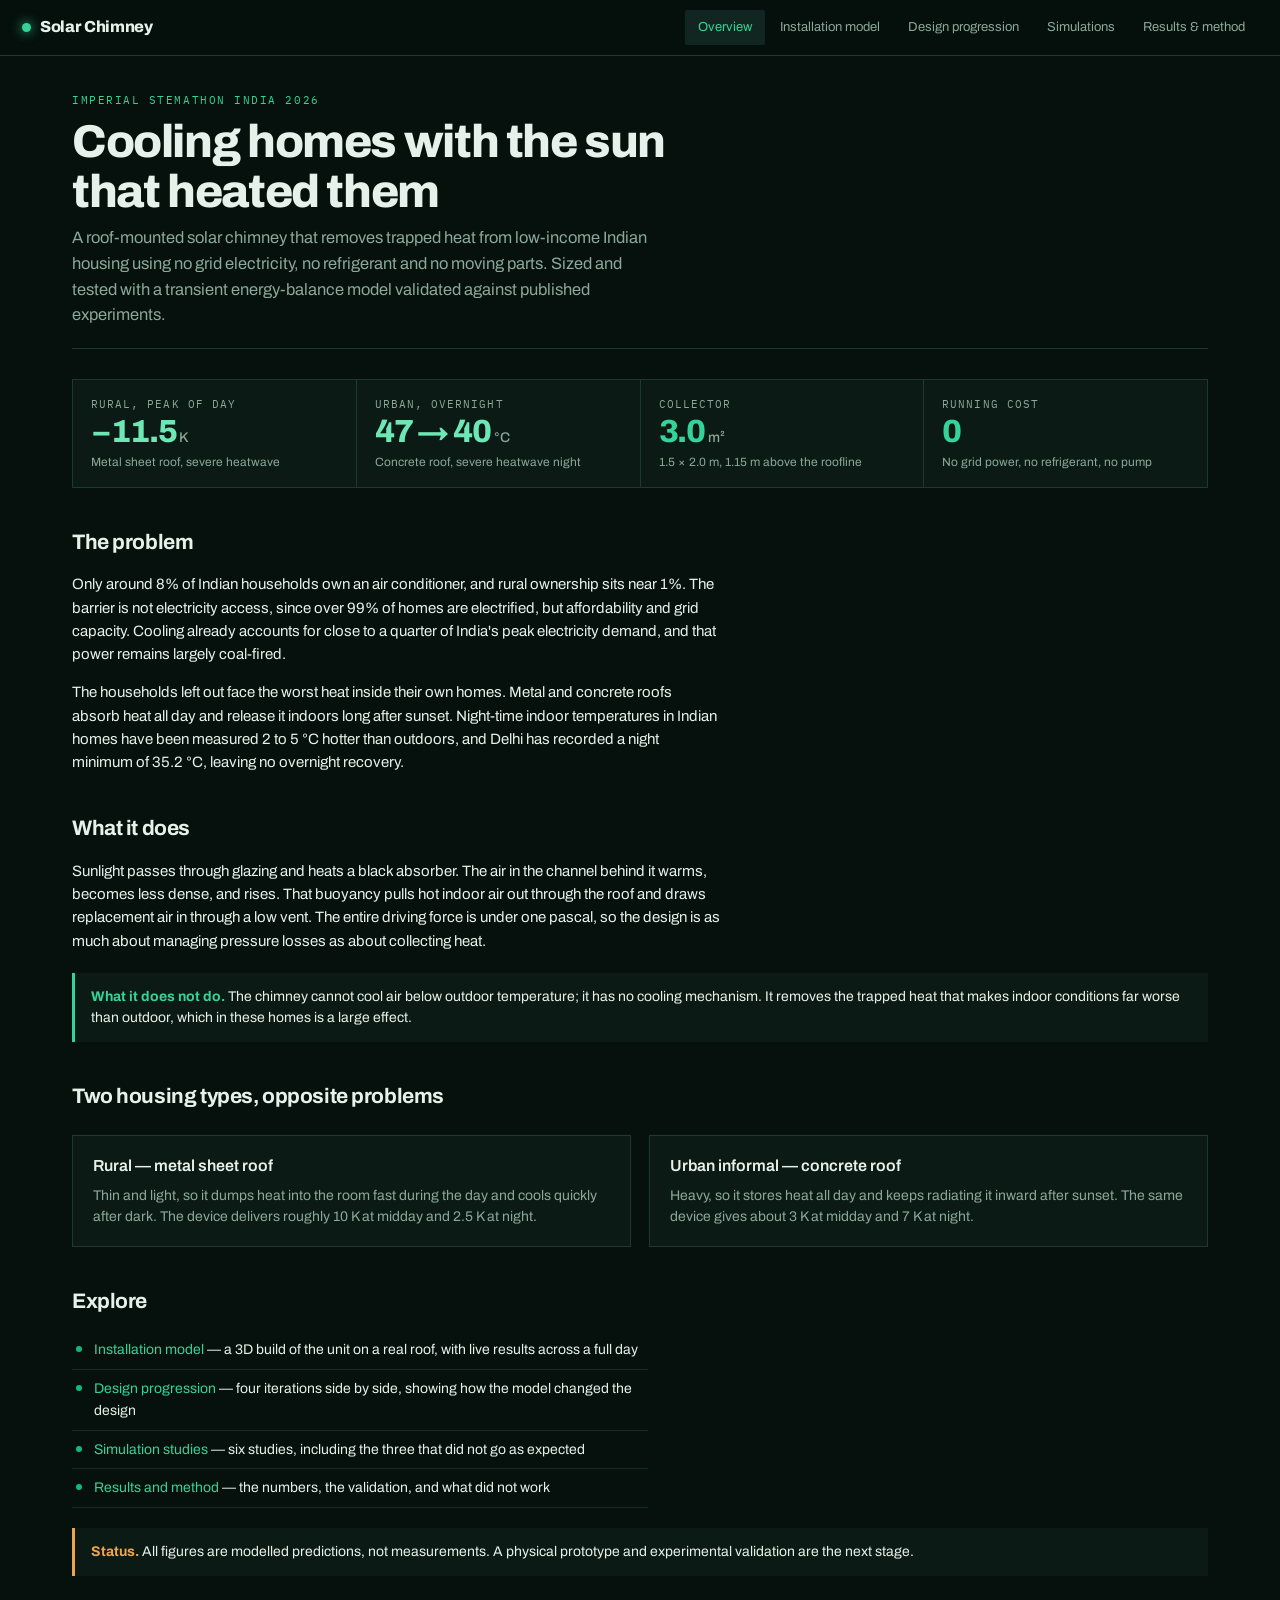
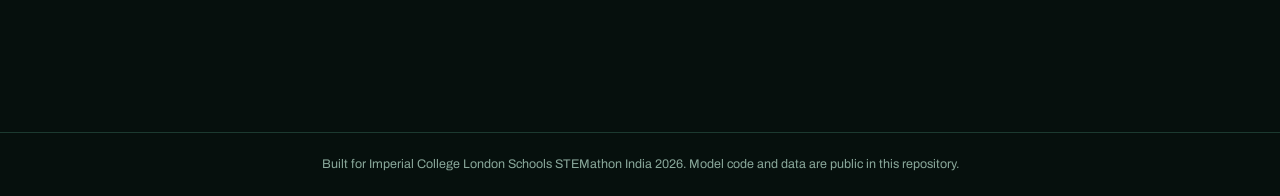
<file: index.html>
<!DOCTYPE html>
<meta charset="utf-8">
<meta name="viewport" content="width=device-width, initial-scale=1">
<title>Solar Chimney — passive cooling for Indian housing</title>
<style>
@import url('https://fonts.googleapis.com/css2?family=Archivo:wght@400;500;600;700;800&family=IBM+Plex+Mono:wght@400;500&display=swap');

:root{
  --bg:#06100D;
  --surface:#0C1A15;
  --surface-2:#112620;
  --line:#1C3A30;
  --line-soft:#152C25;
  --text:#E6F1EB;
  --muted:#8AA89B;
  --em:#34D399;
  --em-dim:#10B981;
  --em-glow:#6EE7B7;
  --warn:#F0A54A;
  --cool:#5AA9E6;
  --violet:#A78BFA;
  --stone:#94A39B;
}
*{box-sizing:border-box;}
html,body{margin:0;padding:0;}
body{
  background:var(--bg); color:var(--text);
  font-family:'Archivo',system-ui,-apple-system,sans-serif;
  font-size:15px; line-height:1.55;
  -webkit-font-smoothing:antialiased;
}
a{color:var(--em);text-decoration:none;}
a:hover{color:var(--em-glow);text-decoration:underline;}
::selection{background:var(--em-dim);color:#04120C;}

/* ---------- top nav ---------- */
.nav{
  position:sticky;top:0;z-index:50;
  background:rgba(6,16,13,.93);
  backdrop-filter:blur(10px);
  border-bottom:1px solid var(--line);
  display:flex;align-items:center;gap:22px;
  padding:0 22px;height:56px;
}
.nav .brand{
  font-weight:800;letter-spacing:-.02em;font-size:16px;
  color:var(--text);display:flex;align-items:center;gap:9px;white-space:nowrap;
}
.nav .brand:hover{text-decoration:none;color:var(--text);}
.nav .dot{width:9px;height:9px;background:var(--em);border-radius:50%;
  box-shadow:0 0 12px var(--em);flex:none;}
.nav .links{display:flex;gap:2px;margin-left:auto;flex-wrap:wrap;}
.nav .links a{
  font-size:13px;color:var(--muted);padding:7px 13px;border-radius:2px;
}
.nav .links a:hover{color:var(--text);background:var(--surface-2);text-decoration:none;}
.nav .links a[aria-current=page]{color:var(--em);background:var(--surface-2);}
@media(max-width:620px){
  .nav{height:auto;padding:10px 14px;flex-wrap:wrap;gap:10px;}
  .nav .links{margin-left:0;width:100%;}
}

/* ---------- layout ---------- */
.wrap{max-width:1180px;margin:0 auto;padding:36px 22px 80px;}
.wrap.wide{max-width:1500px;}
.page-head{border-bottom:1px solid var(--line);padding-bottom:20px;margin-bottom:30px;}
.page-head .eyebrow{
  font-family:'IBM Plex Mono',monospace;font-size:11px;letter-spacing:.14em;
  text-transform:uppercase;color:var(--em);margin-bottom:9px;
}
h1{font-size:clamp(28px,4.2vw,46px);font-weight:800;letter-spacing:-.03em;
  margin:0 0 8px;line-height:1.08;}
h2{font-size:21px;font-weight:700;letter-spacing:-.02em;margin:38px 0 14px;}
h3{font-size:16px;font-weight:600;margin:0 0 6px;}
.lede{font-size:16.5px;color:var(--muted);max-width:66ch;margin:0;}
p{max-width:72ch;}
.muted{color:var(--muted);}

/* ---------- cards & stats ---------- */
.card{background:var(--surface);border:1px solid var(--line);padding:18px 20px;}
.stat-grid{display:grid;grid-template-columns:repeat(auto-fit,minmax(178px,1fr));
  gap:1px;background:var(--line);border:1px solid var(--line);margin:24px 0;}
.stat{background:var(--surface);padding:16px 18px;}
.stat .k{font-family:'IBM Plex Mono',monospace;font-size:10.5px;letter-spacing:.1em;
  text-transform:uppercase;color:var(--muted);}
.stat .v{font-size:32px;font-weight:800;letter-spacing:-.035em;
  font-variant-numeric:tabular-nums;margin-top:4px;line-height:1;color:var(--em);}
.stat .v small{font-size:14px;font-weight:500;color:var(--muted);margin-left:3px;
  letter-spacing:0;}
.stat .n{font-size:12px;color:var(--muted);margin-top:6px;line-height:1.4;}
.stat.hero .v{color:var(--em-glow);}

/* ---------- tables ---------- */
table{width:100%;border-collapse:collapse;margin:18px 0;font-size:14px;}
th,td{text-align:left;padding:10px 13px;border-bottom:1px solid var(--line-soft);}
th{font-family:'IBM Plex Mono',monospace;font-size:10.5px;letter-spacing:.09em;
  text-transform:uppercase;color:var(--muted);font-weight:500;
  border-bottom:1px solid var(--line);}
td.num{font-variant-numeric:tabular-nums;text-align:right;}
tbody tr:hover{background:var(--surface);}
.hl{color:var(--em);font-weight:600;}

/* ---------- figures ---------- */
figure{margin:24px 0;background:var(--surface);border:1px solid var(--line);padding:14px;}
figure img{width:100%;display:block;background:#fff;}
figcaption{font-size:12.5px;color:var(--muted);margin-top:11px;line-height:1.5;}

/* ---------- controls ---------- */
.seg{display:inline-flex;border:1px solid var(--line);background:var(--surface);}
.seg button{font-family:inherit;font-size:12.5px;padding:8px 15px;background:transparent;
  border:none;cursor:pointer;color:var(--muted);border-right:1px solid var(--line);}
.seg button:last-child{border-right:none;}
.seg button:hover{color:var(--text);}
.seg button[aria-pressed=true]{background:var(--em-dim);color:#04120C;font-weight:600;}
input[type=range]{width:100%;accent-color:var(--em);height:18px;background:transparent;}
input[type=range]:focus-visible{outline:2px solid var(--em);outline-offset:3px;}
.toggle{display:flex;align-items:center;gap:8px;font-size:12.5px;margin-bottom:8px;cursor:pointer;}
.toggle input{accent-color:var(--em);width:14px;height:14px;cursor:pointer;}
button.btn{font-family:inherit;font-size:12.5px;padding:7px 13px;cursor:pointer;
  background:var(--surface-2);border:1px solid var(--line);color:var(--text);}
button.btn:hover{border-color:var(--em-dim);color:var(--em);}

/* ---------- callouts ---------- */
.note{border-left:3px solid var(--em);background:var(--surface);
  padding:13px 16px;margin:20px 0;font-size:14px;}
.note.warn{border-left-color:var(--warn);}
.note strong{color:var(--em);}
.note.warn strong{color:var(--warn);}

/* ---------- misc ---------- */
.mono{font-family:'IBM Plex Mono',monospace;font-size:12.5px;}
.pill{display:inline-block;font-family:'IBM Plex Mono',monospace;font-size:10.5px;
  letter-spacing:.08em;text-transform:uppercase;padding:3px 9px;
  border:1px solid var(--line);color:var(--muted);}
.pill.on{border-color:var(--em-dim);color:var(--em);}
hr{border:none;border-top:1px solid var(--line);margin:34px 0;}
footer.site{border-top:1px solid var(--line);margin-top:56px;padding:22px;
  font-size:12.5px;color:var(--muted);text-align:center;}
ul.clean{list-style:none;padding:0;margin:14px 0;}
ul.clean li{padding:8px 0 8px 22px;position:relative;border-bottom:1px solid var(--line-soft);
  font-size:14px;max-width:72ch;}
ul.clean li:before{content:"";position:absolute;left:4px;top:15px;width:6px;height:6px;
  background:var(--em-dim);border-radius:50%;}
.cols{display:grid;grid-template-columns:repeat(auto-fit,minmax(280px,1fr));gap:18px;margin:22px 0;}

</style>

<nav class="nav">
  <a class="brand" href="index.html"><span class="dot"></span>Solar Chimney</a>
  <div class="links">
    <a href="index.html" aria-current="page">Overview</a>
    <a href="model.html">Installation model</a>
    <a href="progression.html">Design progression</a>
    <a href="simulations.html">Simulations</a>
    <a href="results.html">Results &amp; method</a>
  </div>
</nav>

<div class="wrap">
  <div class="page-head">
    <div class="eyebrow">Imperial STEMathon India 2026</div>
    <h1>Cooling homes with the sun<br>that heated them</h1>
    <p class="lede">A roof-mounted solar chimney that removes trapped heat from low-income Indian housing using no grid electricity, no refrigerant and no moving parts. Sized and tested with a transient energy-balance model validated against published experiments.</p>
  </div>

  <div class="stat-grid">
    <div class="stat hero">
      <div class="k">Rural, peak of day</div>
      <div class="v">−11.5<small>K</small></div>
      <div class="n">Metal sheet roof, severe heatwave</div>
    </div>
    <div class="stat hero">
      <div class="k">Urban, overnight</div>
      <div class="v">47 → 40<small>°C</small></div>
      <div class="n">Concrete roof, severe heatwave night</div>
    </div>
    <div class="stat">
      <div class="k">Collector</div>
      <div class="v">3.0<small>m²</small></div>
      <div class="n">1.5 × 2.0 m, 1.15 m above the roofline</div>
    </div>
    <div class="stat">
      <div class="k">Running cost</div>
      <div class="v">0<small></small></div>
      <div class="n">No grid power, no refrigerant, no pump</div>
    </div>
  </div>

  <h2>The problem</h2>
  <p>Only around 8% of Indian households own an air conditioner, and rural ownership sits near 1%. The barrier is not electricity access, since over 99% of homes are electrified, but affordability and grid capacity. Cooling already accounts for close to a quarter of India's peak electricity demand, and that power remains largely coal-fired.</p>
  <p>The households left out face the worst heat inside their own homes. Metal and concrete roofs absorb heat all day and release it indoors long after sunset. Night-time indoor temperatures in Indian homes have been measured 2 to 5&nbsp;°C hotter than outdoors, and Delhi has recorded a night minimum of 35.2&nbsp;°C, leaving no overnight recovery.</p>

  <h2>What it does</h2>
  <p>Sunlight passes through glazing and heats a black absorber. The air in the channel behind it warms, becomes less dense, and rises. That buoyancy pulls hot indoor air out through the roof and draws replacement air in through a low vent. The entire driving force is under one pascal, so the design is as much about managing pressure losses as about collecting heat.</p>

  <div class="note">
    <strong>What it does not do.</strong> The chimney cannot cool air below outdoor temperature; it has no cooling mechanism. It removes the trapped heat that makes indoor conditions far worse than outdoor, which in these homes is a large effect.
  </div>

  <h2>Two housing types, opposite problems</h2>
  <div class="cols">
    <div class="card">
      <h3>Rural — metal sheet roof</h3>
      <p class="muted" style="font-size:14px;margin:0">Thin and light, so it dumps heat into the room fast during the day and cools quickly after dark. The device delivers roughly 10&nbsp;K at midday and 2.5&nbsp;K at night.</p>
    </div>
    <div class="card">
      <h3>Urban informal — concrete roof</h3>
      <p class="muted" style="font-size:14px;margin:0">Heavy, so it stores heat all day and keeps radiating it inward after sunset. The same device gives about 3&nbsp;K at midday and 7&nbsp;K at night.</p>
    </div>
  </div>

  <h2>Explore</h2>
  <ul class="clean">
    <li><a href="model.html">Installation model</a> — a 3D build of the unit on a real roof, with live results across a full day</li>
    <li><a href="progression.html">Design progression</a> — four iterations side by side, showing how the model changed the design</li>
    <li><a href="simulations.html">Simulation studies</a> — six studies, including the three that did not go as expected</li>
    <li><a href="results.html">Results and method</a> — the numbers, the validation, and what did not work</li>
  </ul>

  <div class="note warn">
    <strong>Status.</strong> All figures are modelled predictions, not measurements. A physical prototype and experimental validation are the next stage.
  </div>
</div>

<footer class="site">Built for Imperial College London Schools STEMathon India 2026. Model code and data are public in this repository.</footer>
</file>
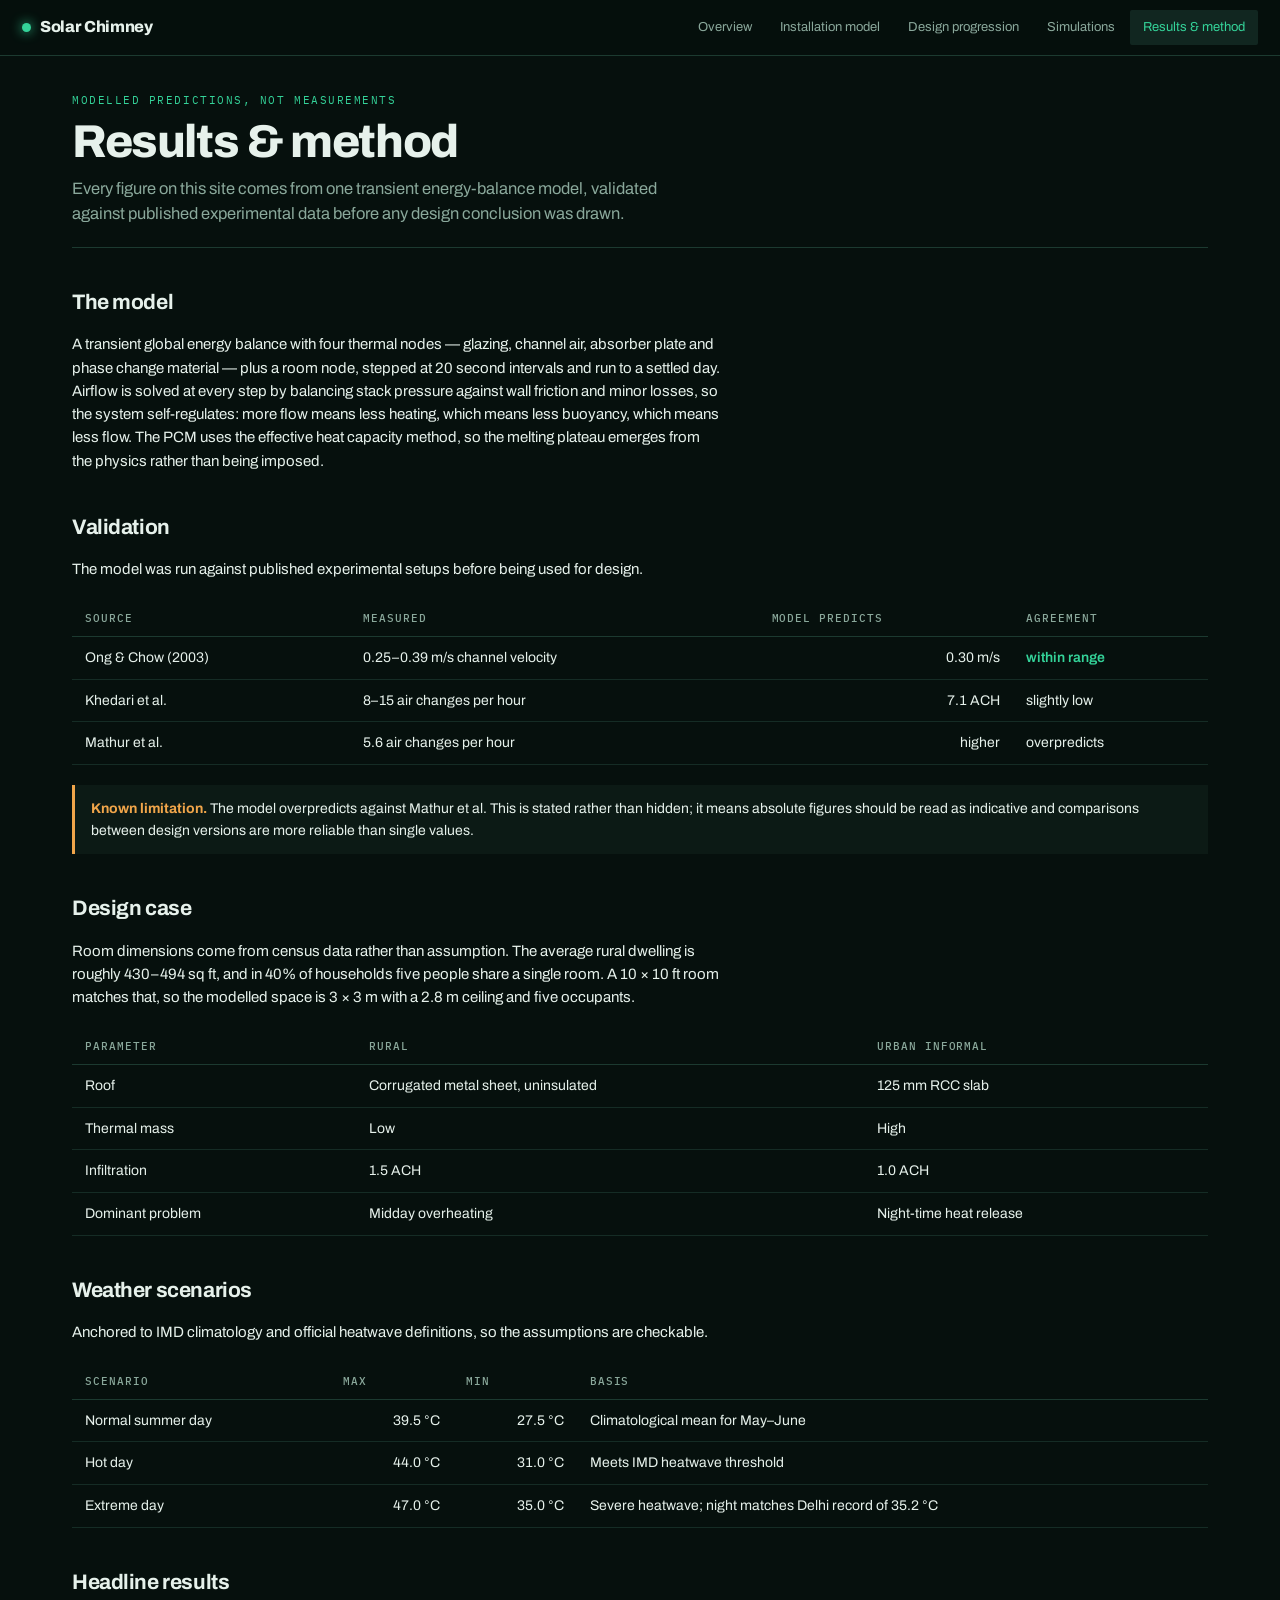
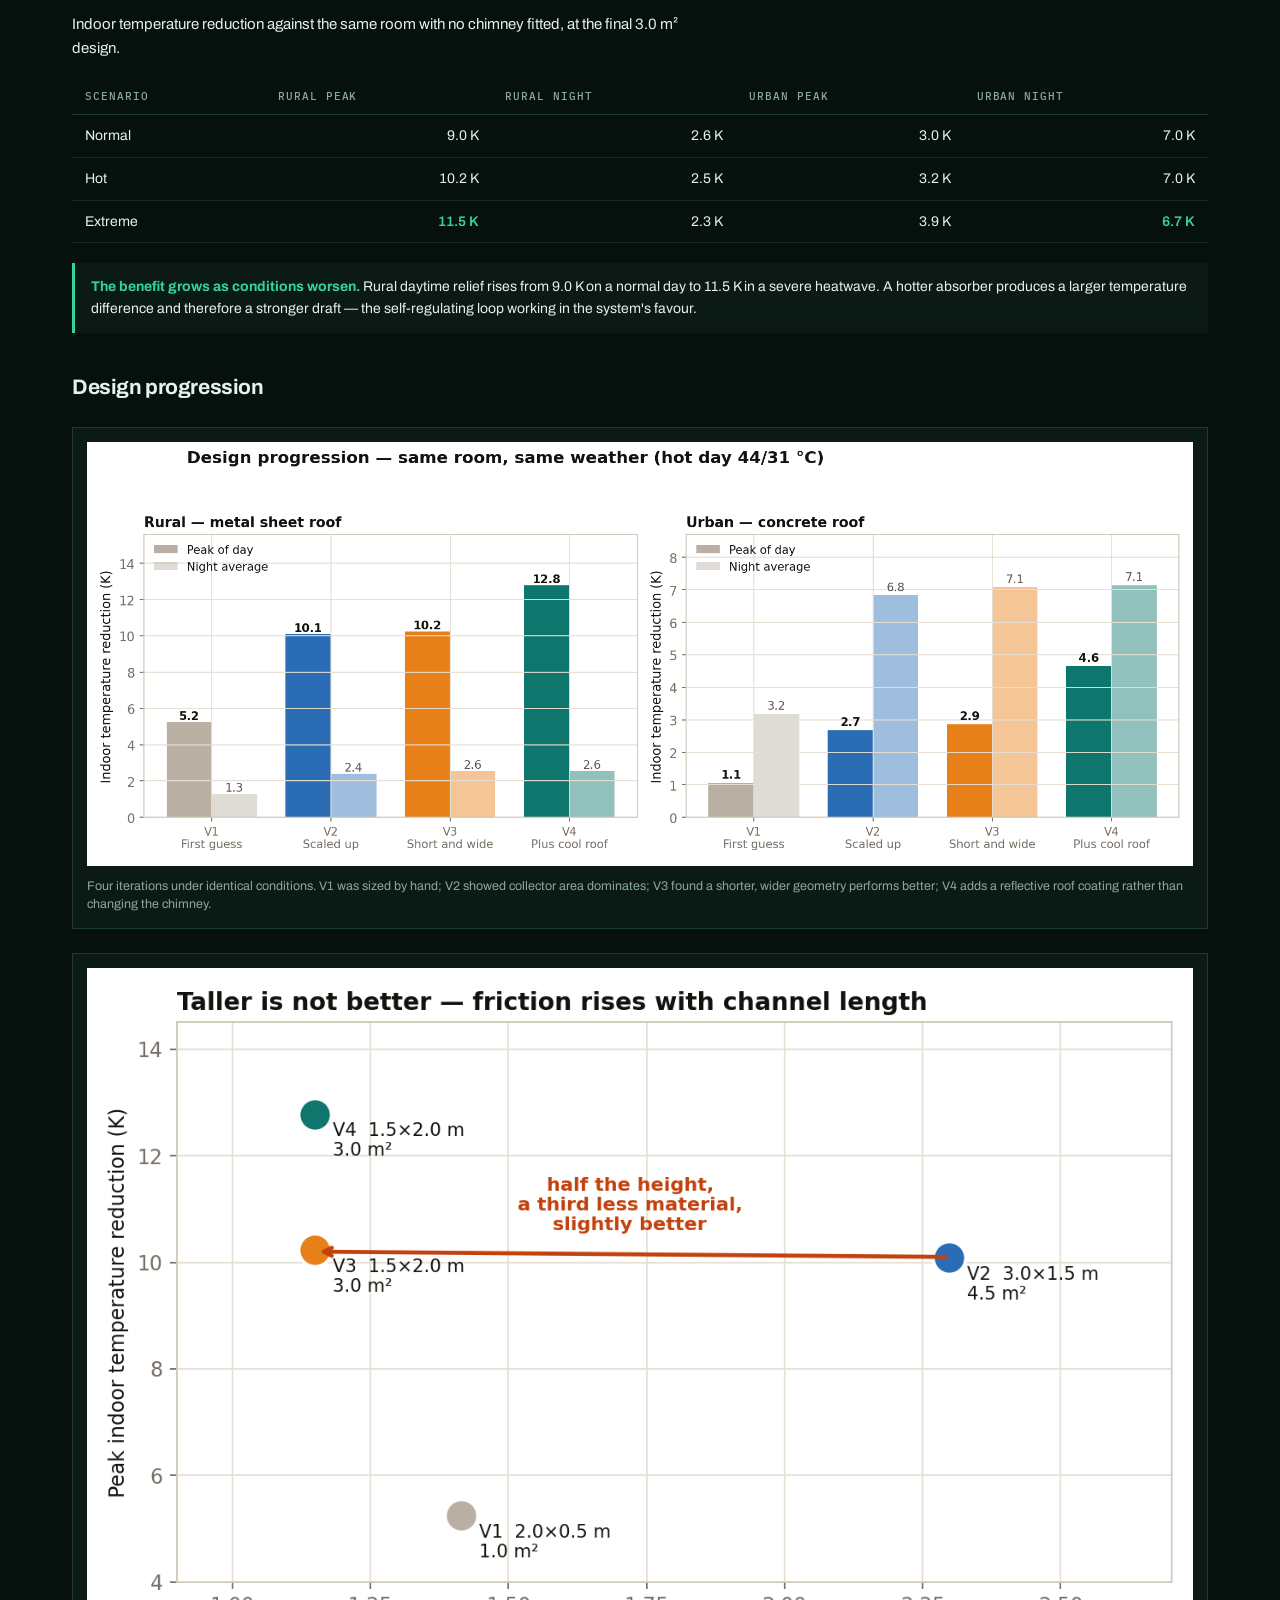
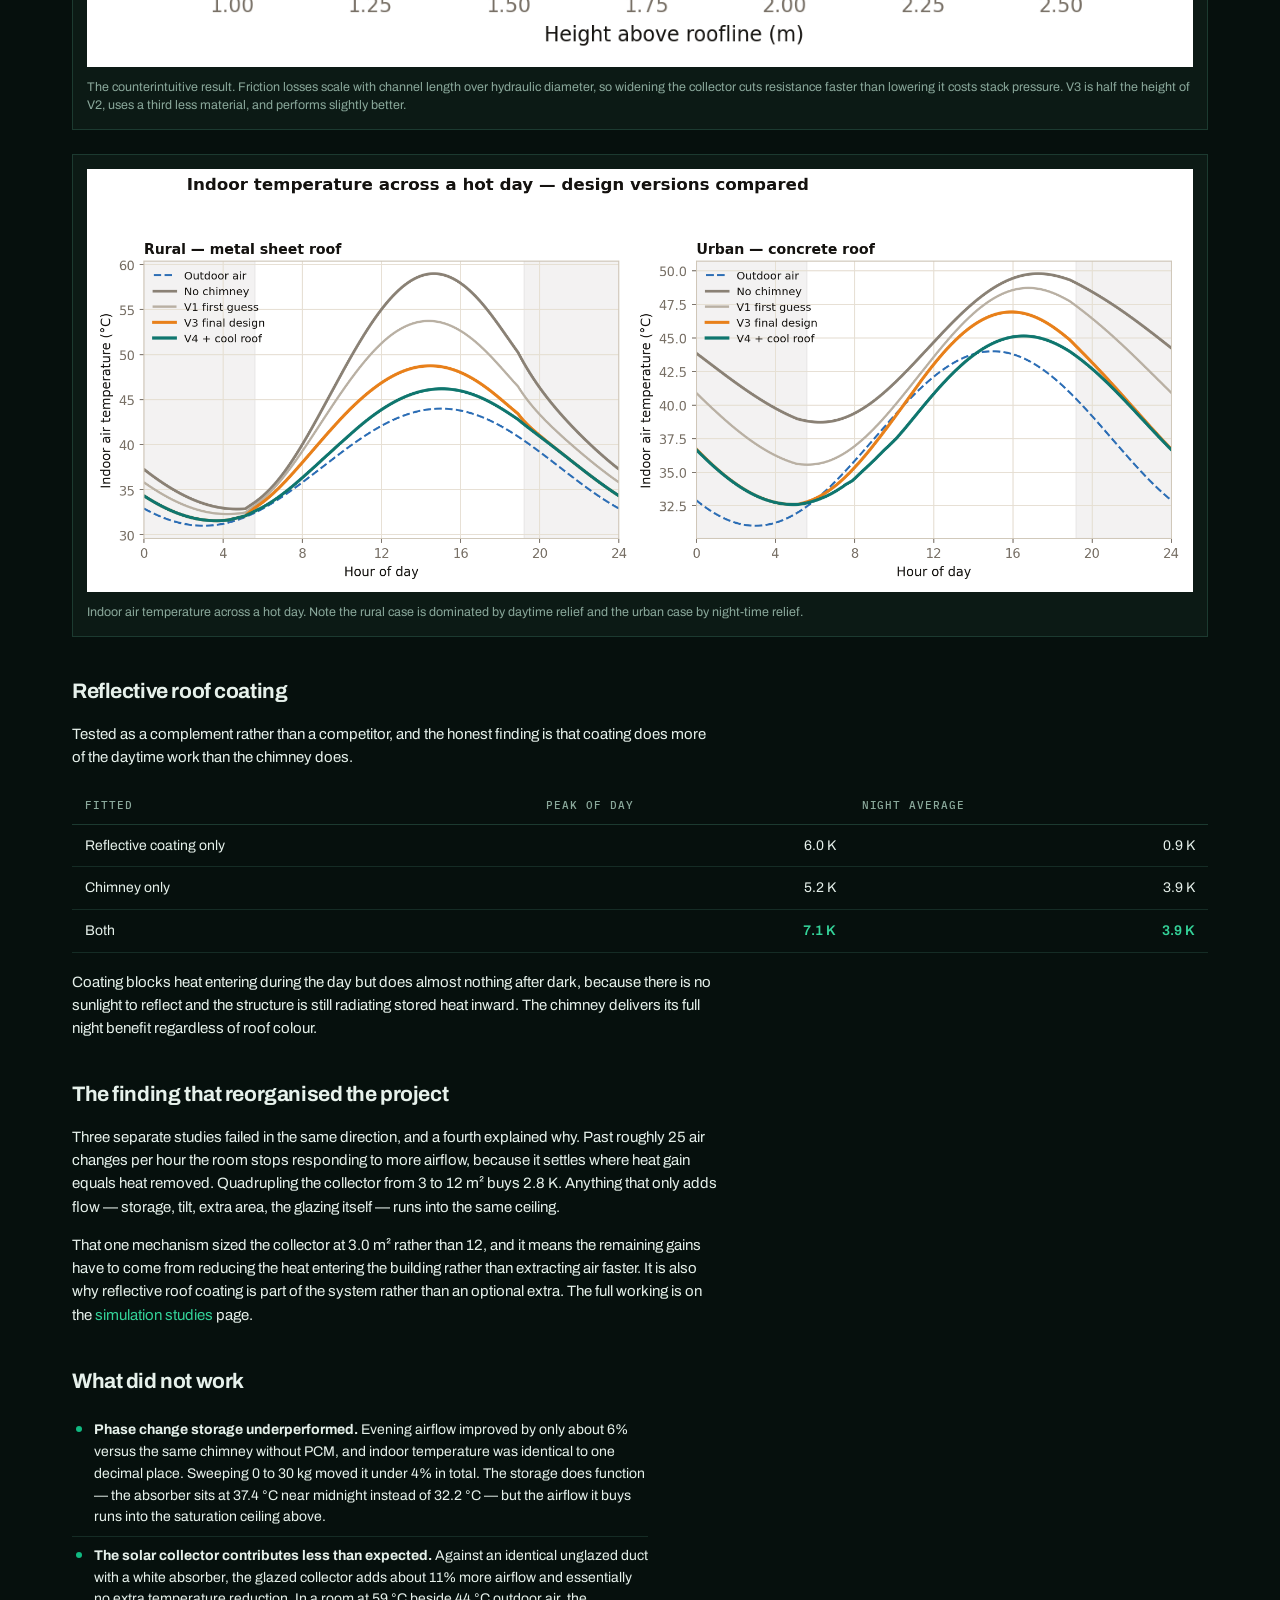
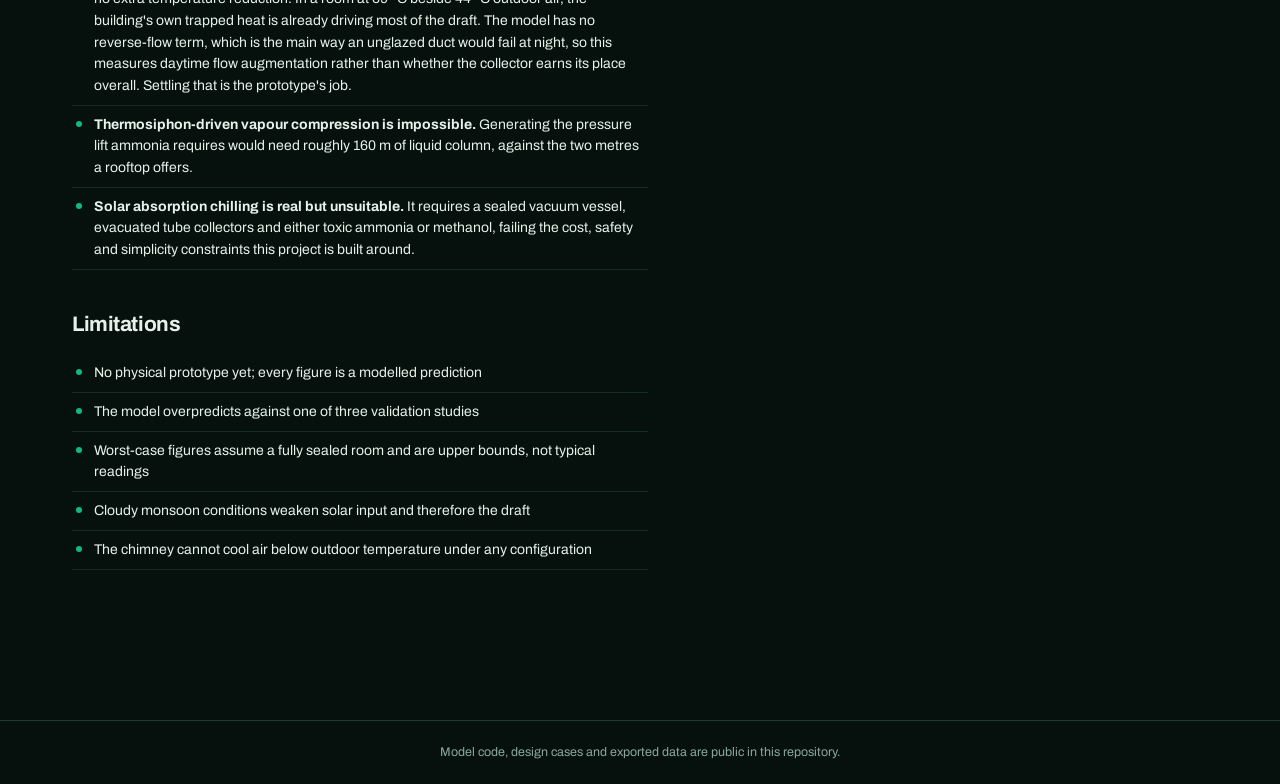
<file: results.html>
<!DOCTYPE html>
<meta charset="utf-8">
<meta name="viewport" content="width=device-width, initial-scale=1">
<title>Results &amp; method — Solar Chimney</title>
<style>
@import url('https://fonts.googleapis.com/css2?family=Archivo:wght@400;500;600;700;800&family=IBM+Plex+Mono:wght@400;500&display=swap');

:root{
  --bg:#06100D;
  --surface:#0C1A15;
  --surface-2:#112620;
  --line:#1C3A30;
  --line-soft:#152C25;
  --text:#E6F1EB;
  --muted:#8AA89B;
  --em:#34D399;
  --em-dim:#10B981;
  --em-glow:#6EE7B7;
  --warn:#F0A54A;
  --cool:#5AA9E6;
  --violet:#A78BFA;
  --stone:#94A39B;
}
*{box-sizing:border-box;}
html,body{margin:0;padding:0;}
body{
  background:var(--bg); color:var(--text);
  font-family:'Archivo',system-ui,-apple-system,sans-serif;
  font-size:15px; line-height:1.55;
  -webkit-font-smoothing:antialiased;
}
a{color:var(--em);text-decoration:none;}
a:hover{color:var(--em-glow);text-decoration:underline;}
::selection{background:var(--em-dim);color:#04120C;}

/* ---------- top nav ---------- */
.nav{
  position:sticky;top:0;z-index:50;
  background:rgba(6,16,13,.93);
  backdrop-filter:blur(10px);
  border-bottom:1px solid var(--line);
  display:flex;align-items:center;gap:22px;
  padding:0 22px;height:56px;
}
.nav .brand{
  font-weight:800;letter-spacing:-.02em;font-size:16px;
  color:var(--text);display:flex;align-items:center;gap:9px;white-space:nowrap;
}
.nav .brand:hover{text-decoration:none;color:var(--text);}
.nav .dot{width:9px;height:9px;background:var(--em);border-radius:50%;
  box-shadow:0 0 12px var(--em);flex:none;}
.nav .links{display:flex;gap:2px;margin-left:auto;flex-wrap:wrap;}
.nav .links a{
  font-size:13px;color:var(--muted);padding:7px 13px;border-radius:2px;
}
.nav .links a:hover{color:var(--text);background:var(--surface-2);text-decoration:none;}
.nav .links a[aria-current=page]{color:var(--em);background:var(--surface-2);}
@media(max-width:620px){
  .nav{height:auto;padding:10px 14px;flex-wrap:wrap;gap:10px;}
  .nav .links{margin-left:0;width:100%;}
}

/* ---------- layout ---------- */
.wrap{max-width:1180px;margin:0 auto;padding:36px 22px 80px;}
.wrap.wide{max-width:1500px;}
.page-head{border-bottom:1px solid var(--line);padding-bottom:20px;margin-bottom:30px;}
.page-head .eyebrow{
  font-family:'IBM Plex Mono',monospace;font-size:11px;letter-spacing:.14em;
  text-transform:uppercase;color:var(--em);margin-bottom:9px;
}
h1{font-size:clamp(28px,4.2vw,46px);font-weight:800;letter-spacing:-.03em;
  margin:0 0 8px;line-height:1.08;}
h2{font-size:21px;font-weight:700;letter-spacing:-.02em;margin:38px 0 14px;}
h3{font-size:16px;font-weight:600;margin:0 0 6px;}
.lede{font-size:16.5px;color:var(--muted);max-width:66ch;margin:0;}
p{max-width:72ch;}
.muted{color:var(--muted);}

/* ---------- cards & stats ---------- */
.card{background:var(--surface);border:1px solid var(--line);padding:18px 20px;}
.stat-grid{display:grid;grid-template-columns:repeat(auto-fit,minmax(178px,1fr));
  gap:1px;background:var(--line);border:1px solid var(--line);margin:24px 0;}
.stat{background:var(--surface);padding:16px 18px;}
.stat .k{font-family:'IBM Plex Mono',monospace;font-size:10.5px;letter-spacing:.1em;
  text-transform:uppercase;color:var(--muted);}
.stat .v{font-size:32px;font-weight:800;letter-spacing:-.035em;
  font-variant-numeric:tabular-nums;margin-top:4px;line-height:1;color:var(--em);}
.stat .v small{font-size:14px;font-weight:500;color:var(--muted);margin-left:3px;
  letter-spacing:0;}
.stat .n{font-size:12px;color:var(--muted);margin-top:6px;line-height:1.4;}
.stat.hero .v{color:var(--em-glow);}

/* ---------- tables ---------- */
table{width:100%;border-collapse:collapse;margin:18px 0;font-size:14px;}
th,td{text-align:left;padding:10px 13px;border-bottom:1px solid var(--line-soft);}
th{font-family:'IBM Plex Mono',monospace;font-size:10.5px;letter-spacing:.09em;
  text-transform:uppercase;color:var(--muted);font-weight:500;
  border-bottom:1px solid var(--line);}
td.num{font-variant-numeric:tabular-nums;text-align:right;}
tbody tr:hover{background:var(--surface);}
.hl{color:var(--em);font-weight:600;}

/* ---------- figures ---------- */
figure{margin:24px 0;background:var(--surface);border:1px solid var(--line);padding:14px;}
figure img{width:100%;display:block;background:#fff;}
figcaption{font-size:12.5px;color:var(--muted);margin-top:11px;line-height:1.5;}

/* ---------- controls ---------- */
.seg{display:inline-flex;border:1px solid var(--line);background:var(--surface);}
.seg button{font-family:inherit;font-size:12.5px;padding:8px 15px;background:transparent;
  border:none;cursor:pointer;color:var(--muted);border-right:1px solid var(--line);}
.seg button:last-child{border-right:none;}
.seg button:hover{color:var(--text);}
.seg button[aria-pressed=true]{background:var(--em-dim);color:#04120C;font-weight:600;}
input[type=range]{width:100%;accent-color:var(--em);height:18px;background:transparent;}
input[type=range]:focus-visible{outline:2px solid var(--em);outline-offset:3px;}
.toggle{display:flex;align-items:center;gap:8px;font-size:12.5px;margin-bottom:8px;cursor:pointer;}
.toggle input{accent-color:var(--em);width:14px;height:14px;cursor:pointer;}
button.btn{font-family:inherit;font-size:12.5px;padding:7px 13px;cursor:pointer;
  background:var(--surface-2);border:1px solid var(--line);color:var(--text);}
button.btn:hover{border-color:var(--em-dim);color:var(--em);}

/* ---------- callouts ---------- */
.note{border-left:3px solid var(--em);background:var(--surface);
  padding:13px 16px;margin:20px 0;font-size:14px;}
.note.warn{border-left-color:var(--warn);}
.note strong{color:var(--em);}
.note.warn strong{color:var(--warn);}

/* ---------- misc ---------- */
.mono{font-family:'IBM Plex Mono',monospace;font-size:12.5px;}
.pill{display:inline-block;font-family:'IBM Plex Mono',monospace;font-size:10.5px;
  letter-spacing:.08em;text-transform:uppercase;padding:3px 9px;
  border:1px solid var(--line);color:var(--muted);}
.pill.on{border-color:var(--em-dim);color:var(--em);}
hr{border:none;border-top:1px solid var(--line);margin:34px 0;}
footer.site{border-top:1px solid var(--line);margin-top:56px;padding:22px;
  font-size:12.5px;color:var(--muted);text-align:center;}
ul.clean{list-style:none;padding:0;margin:14px 0;}
ul.clean li{padding:8px 0 8px 22px;position:relative;border-bottom:1px solid var(--line-soft);
  font-size:14px;max-width:72ch;}
ul.clean li:before{content:"";position:absolute;left:4px;top:15px;width:6px;height:6px;
  background:var(--em-dim);border-radius:50%;}
.cols{display:grid;grid-template-columns:repeat(auto-fit,minmax(280px,1fr));gap:18px;margin:22px 0;}

</style>

<nav class="nav">
  <a class="brand" href="index.html"><span class="dot"></span>Solar Chimney</a>
  <div class="links">
    <a href="index.html">Overview</a>
    <a href="model.html">Installation model</a>
    <a href="progression.html">Design progression</a>
    <a href="simulations.html">Simulations</a>
    <a href="results.html" aria-current="page">Results &amp; method</a>
  </div>
</nav>

<div class="wrap">
  <div class="page-head">
    <div class="eyebrow">Modelled predictions, not measurements</div>
    <h1>Results &amp; method</h1>
    <p class="lede">Every figure on this site comes from one transient energy-balance model, validated against published experimental data before any design conclusion was drawn.</p>
  </div>

  <h2>The model</h2>
  <p>A transient global energy balance with four thermal nodes — glazing, channel air, absorber plate and phase change material — plus a room node, stepped at 20&nbsp;second intervals and run to a settled day. Airflow is solved at every step by balancing stack pressure against wall friction and minor losses, so the system self-regulates: more flow means less heating, which means less buoyancy, which means less flow. The PCM uses the effective heat capacity method, so the melting plateau emerges from the physics rather than being imposed.</p>

  <h2>Validation</h2>
  <p>The model was run against published experimental setups before being used for design.</p>
  <table>
    <thead><tr><th>Source</th><th>Measured</th><th>Model predicts</th><th>Agreement</th></tr></thead>
    <tbody>
      <tr><td>Ong &amp; Chow (2003)</td><td>0.25–0.39 m/s channel velocity</td><td class="num">0.30 m/s</td><td class="hl">within range</td></tr>
      <tr><td>Khedari et al.</td><td>8–15 air changes per hour</td><td class="num">7.1 ACH</td><td>slightly low</td></tr>
      <tr><td>Mathur et al.</td><td>5.6 air changes per hour</td><td class="num">higher</td><td>overpredicts</td></tr>
    </tbody>
  </table>
  <div class="note warn">
    <strong>Known limitation.</strong> The model overpredicts against Mathur et al. This is stated rather than hidden; it means absolute figures should be read as indicative and comparisons between design versions are more reliable than single values.
  </div>

  <h2>Design case</h2>
  <p>Room dimensions come from census data rather than assumption. The average rural dwelling is roughly 430–494&nbsp;sq&nbsp;ft, and in 40% of households five people share a single room. A 10&nbsp;×&nbsp;10&nbsp;ft room matches that, so the modelled space is 3&nbsp;×&nbsp;3&nbsp;m with a 2.8&nbsp;m ceiling and five occupants.</p>
  <table>
    <thead><tr><th>Parameter</th><th>Rural</th><th>Urban informal</th></tr></thead>
    <tbody>
      <tr><td>Roof</td><td>Corrugated metal sheet, uninsulated</td><td>125&nbsp;mm RCC slab</td></tr>
      <tr><td>Thermal mass</td><td>Low</td><td>High</td></tr>
      <tr><td>Infiltration</td><td>1.5 ACH</td><td>1.0 ACH</td></tr>
      <tr><td>Dominant problem</td><td>Midday overheating</td><td>Night-time heat release</td></tr>
    </tbody>
  </table>

  <h2>Weather scenarios</h2>
  <p>Anchored to IMD climatology and official heatwave definitions, so the assumptions are checkable.</p>
  <table>
    <thead><tr><th>Scenario</th><th class="num">Max</th><th class="num">Min</th><th>Basis</th></tr></thead>
    <tbody>
      <tr><td>Normal summer day</td><td class="num">39.5&nbsp;°C</td><td class="num">27.5&nbsp;°C</td><td>Climatological mean for May–June</td></tr>
      <tr><td>Hot day</td><td class="num">44.0&nbsp;°C</td><td class="num">31.0&nbsp;°C</td><td>Meets IMD heatwave threshold</td></tr>
      <tr><td>Extreme day</td><td class="num">47.0&nbsp;°C</td><td class="num">35.0&nbsp;°C</td><td>Severe heatwave; night matches Delhi record of 35.2&nbsp;°C</td></tr>
    </tbody>
  </table>

  <h2>Headline results</h2>
  <p>Indoor temperature reduction against the same room with no chimney fitted, at the final 3.0&nbsp;m² design.</p>
  <table>
    <thead><tr><th>Scenario</th><th class="num">Rural peak</th><th class="num">Rural night</th><th class="num">Urban peak</th><th class="num">Urban night</th></tr></thead>
    <tbody>
      <tr><td>Normal</td><td class="num">9.0 K</td><td class="num">2.6 K</td><td class="num">3.0 K</td><td class="num">7.0 K</td></tr>
      <tr><td>Hot</td><td class="num">10.2 K</td><td class="num">2.5 K</td><td class="num">3.2 K</td><td class="num">7.0 K</td></tr>
      <tr><td>Extreme</td><td class="num hl">11.5 K</td><td class="num">2.3 K</td><td class="num">3.9 K</td><td class="num hl">6.7 K</td></tr>
    </tbody>
  </table>
  <div class="note">
    <strong>The benefit grows as conditions worsen.</strong> Rural daytime relief rises from 9.0&nbsp;K on a normal day to 11.5&nbsp;K in a severe heatwave. A hotter absorber produces a larger temperature difference and therefore a stronger draft — the self-regulating loop working in the system's favour.
  </div>

  <h2>Design progression</h2>
  <figure>
    <img src="P1_progression.png" alt="Bar chart of indoor temperature reduction across four design versions for rural and urban housing">
    <figcaption>Four iterations under identical conditions. V1 was sized by hand; V2 showed collector area dominates; V3 found a shorter, wider geometry performs better; V4 adds a reflective roof coating rather than changing the chimney.</figcaption>
  </figure>
  <figure>
    <img src="P2_height_vs_performance.png" alt="Scatter plot of height above roofline against peak temperature reduction">
    <figcaption>The counterintuitive result. Friction losses scale with channel length over hydraulic diameter, so widening the collector cuts resistance faster than lowering it costs stack pressure. V3 is half the height of V2, uses a third less material, and performs slightly better.</figcaption>
  </figure>
  <figure>
    <img src="P3_temperature_curves.png" alt="Indoor temperature across a hot day for several design versions">
    <figcaption>Indoor air temperature across a hot day. Note the rural case is dominated by daytime relief and the urban case by night-time relief.</figcaption>
  </figure>

  <h2>Reflective roof coating</h2>
  <p>Tested as a complement rather than a competitor, and the honest finding is that coating does more of the daytime work than the chimney does.</p>
  <table>
    <thead><tr><th>Fitted</th><th class="num">Peak of day</th><th class="num">Night average</th></tr></thead>
    <tbody>
      <tr><td>Reflective coating only</td><td class="num">6.0 K</td><td class="num">0.9 K</td></tr>
      <tr><td>Chimney only</td><td class="num">5.2 K</td><td class="num">3.9 K</td></tr>
      <tr><td>Both</td><td class="num hl">7.1 K</td><td class="num hl">3.9 K</td></tr>
    </tbody>
  </table>
  <p>Coating blocks heat entering during the day but does almost nothing after dark, because there is no sunlight to reflect and the structure is still radiating stored heat inward. The chimney delivers its full night benefit regardless of roof colour.</p>

  <h2>The finding that reorganised the project</h2>
  <p>Three separate studies failed in the same direction, and a fourth explained why. Past roughly 25 air changes per hour the room stops responding to more airflow, because it settles where heat gain equals heat removed. Quadrupling the collector from 3 to 12&nbsp;m² buys 2.8&nbsp;K. Anything that only adds flow — storage, tilt, extra area, the glazing itself — runs into the same ceiling.</p>
  <p>That one mechanism sized the collector at 3.0&nbsp;m² rather than 12, and it means the remaining gains have to come from reducing the heat entering the building rather than extracting air faster. It is also why reflective roof coating is part of the system rather than an optional extra. The full working is on the <a href="simulations.html">simulation studies</a> page.</p>

  <h2>What did not work</h2>
  <ul class="clean">
    <li><strong>Phase change storage underperformed.</strong> Evening airflow improved by only about 6% versus the same chimney without PCM, and indoor temperature was identical to one decimal place. Sweeping 0 to 30&nbsp;kg moved it under 4% in total. The storage does function — the absorber sits at 37.4&nbsp;°C near midnight instead of 32.2&nbsp;°C — but the airflow it buys runs into the saturation ceiling above.</li>
    <li><strong>The solar collector contributes less than expected.</strong> Against an identical unglazed duct with a white absorber, the glazed collector adds about 11% more airflow and essentially no extra temperature reduction. In a room at 59&nbsp;°C beside 44&nbsp;°C outdoor air, the building's own trapped heat is already driving most of the draft. The model has no reverse-flow term, which is the main way an unglazed duct would fail at night, so this measures daytime flow augmentation rather than whether the collector earns its place overall. Settling that is the prototype's job.</li>
    <li><strong>Thermosiphon-driven vapour compression is impossible.</strong> Generating the pressure lift ammonia requires would need roughly 160&nbsp;m of liquid column, against the two metres a rooftop offers.</li>
    <li><strong>Solar absorption chilling is real but unsuitable.</strong> It requires a sealed vacuum vessel, evacuated tube collectors and either toxic ammonia or methanol, failing the cost, safety and simplicity constraints this project is built around.</li>
  </ul>

  <h2>Limitations</h2>
  <ul class="clean">
    <li>No physical prototype yet; every figure is a modelled prediction</li>
    <li>The model overpredicts against one of three validation studies</li>
    <li>Worst-case figures assume a fully sealed room and are upper bounds, not typical readings</li>
    <li>Cloudy monsoon conditions weaken solar input and therefore the draft</li>
    <li>The chimney cannot cool air below outdoor temperature under any configuration</li>
  </ul>
</div>

<footer class="site">Model code, design cases and exported data are public in this repository.</footer>
</file>
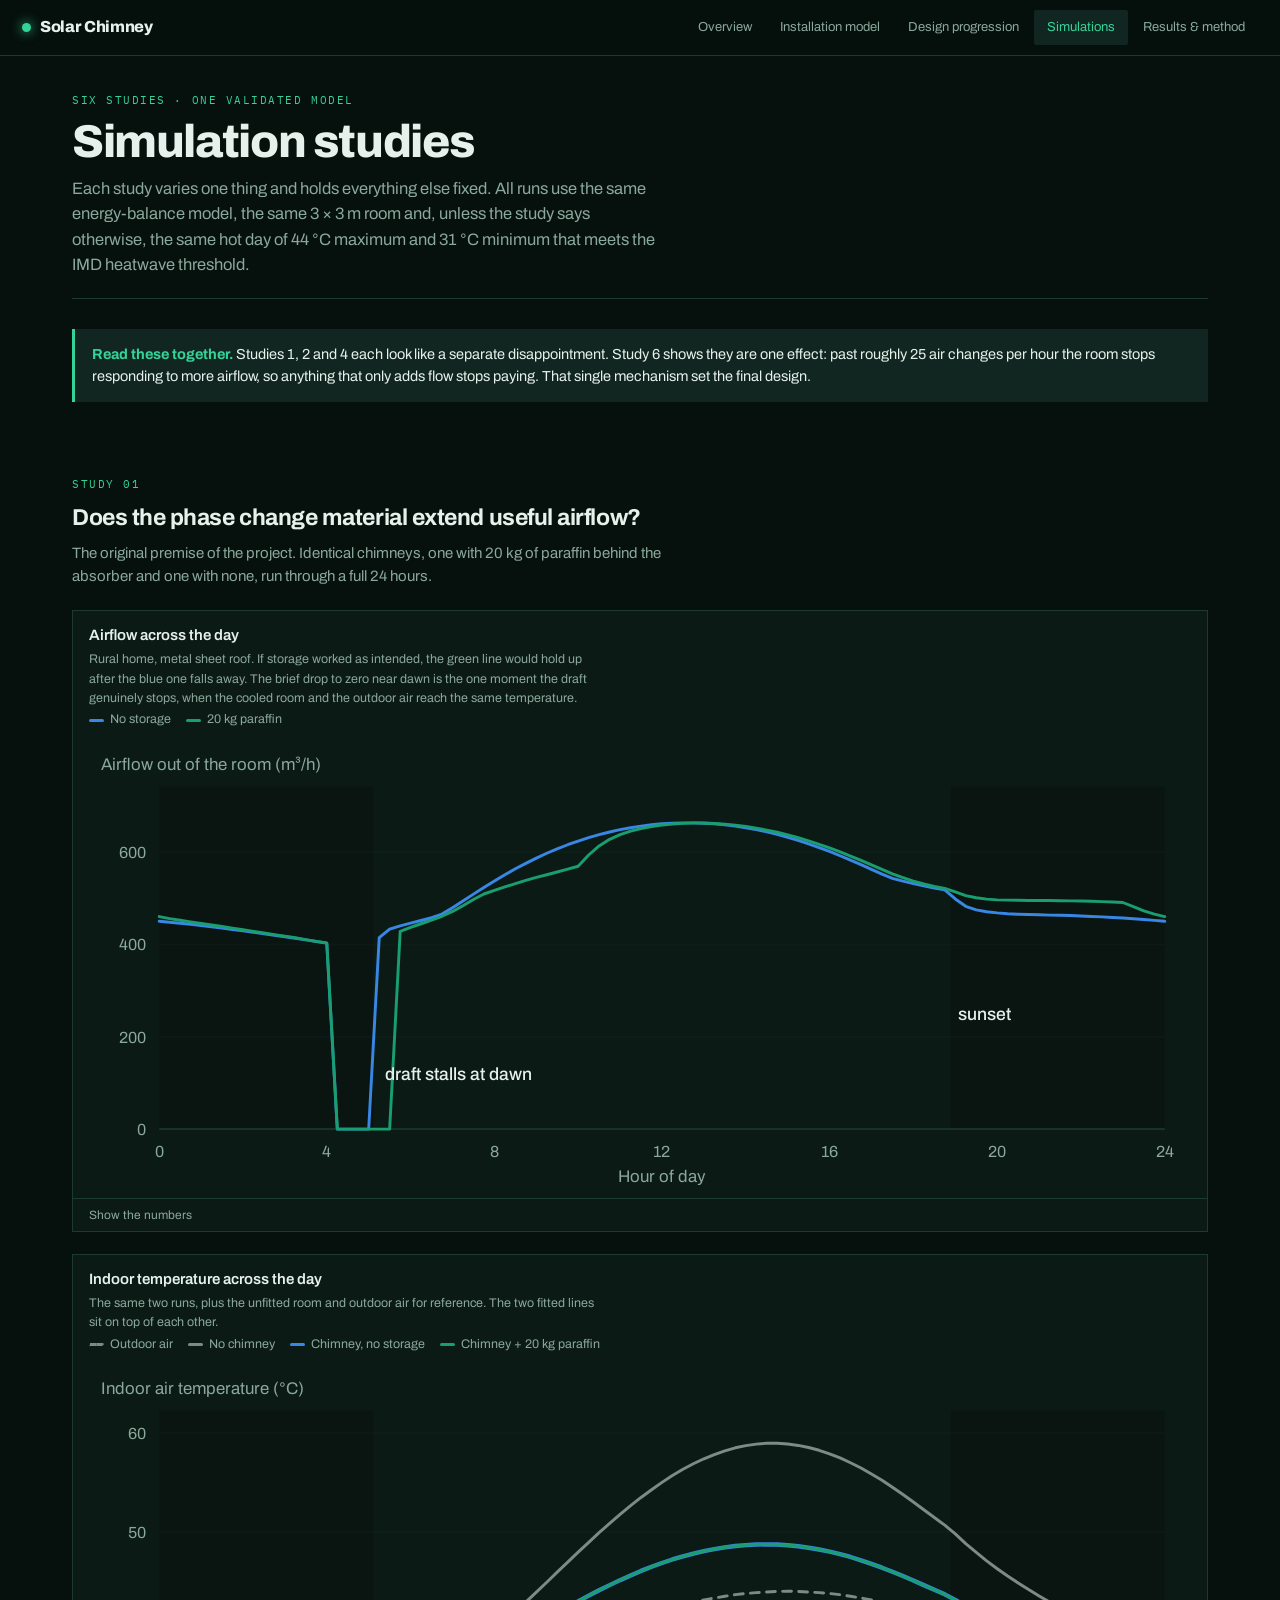
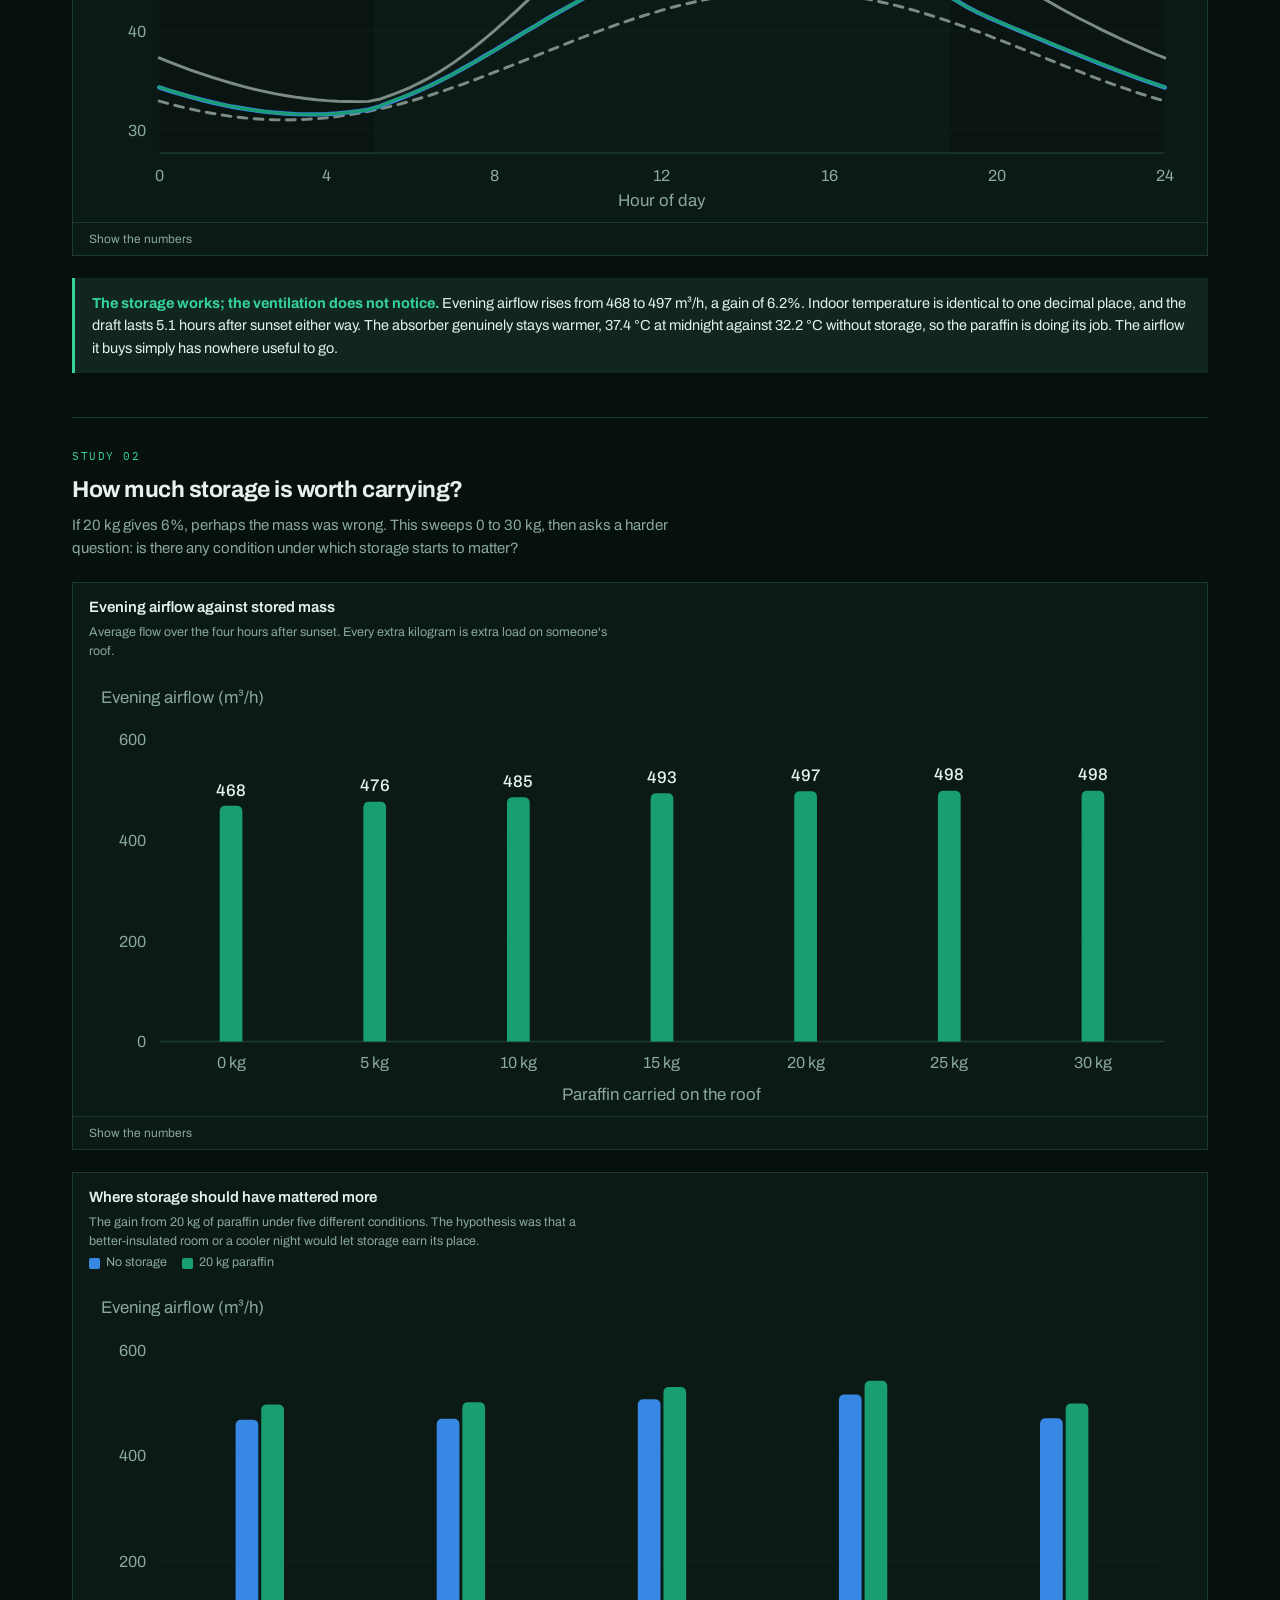
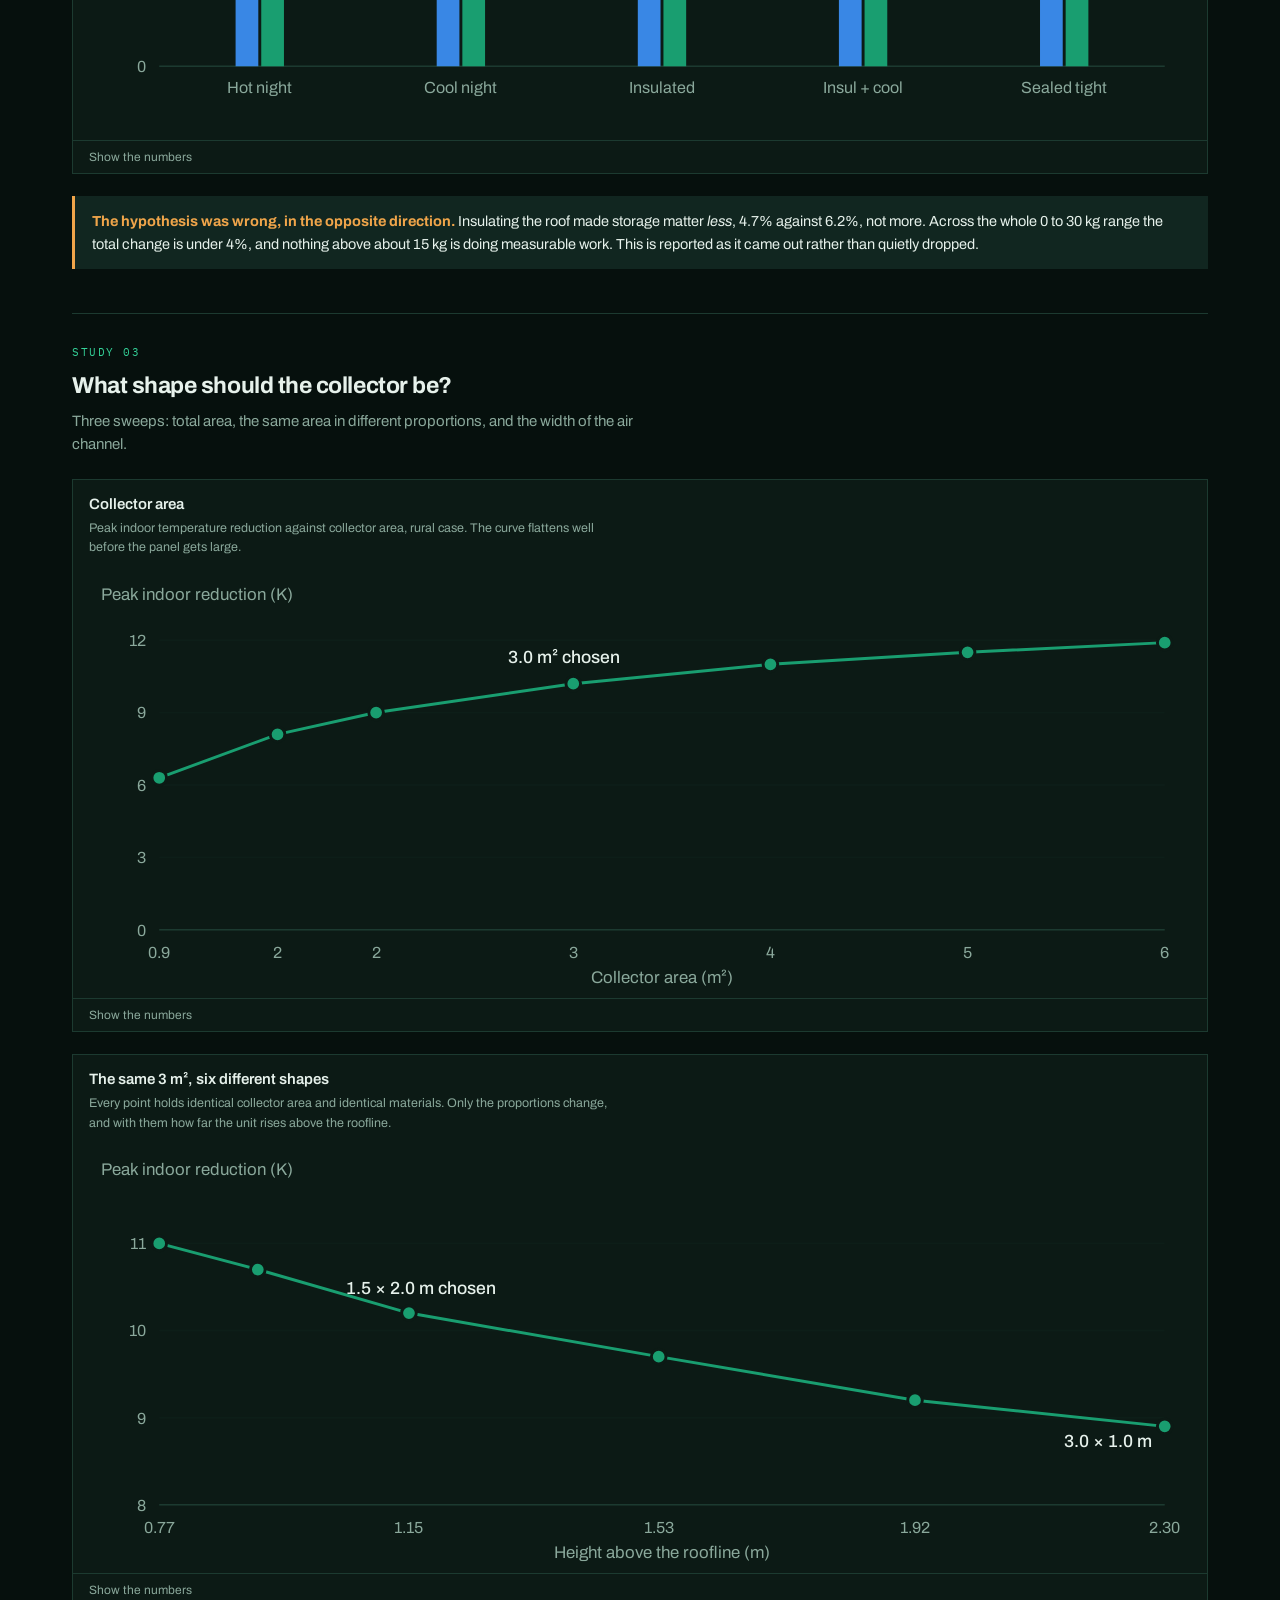
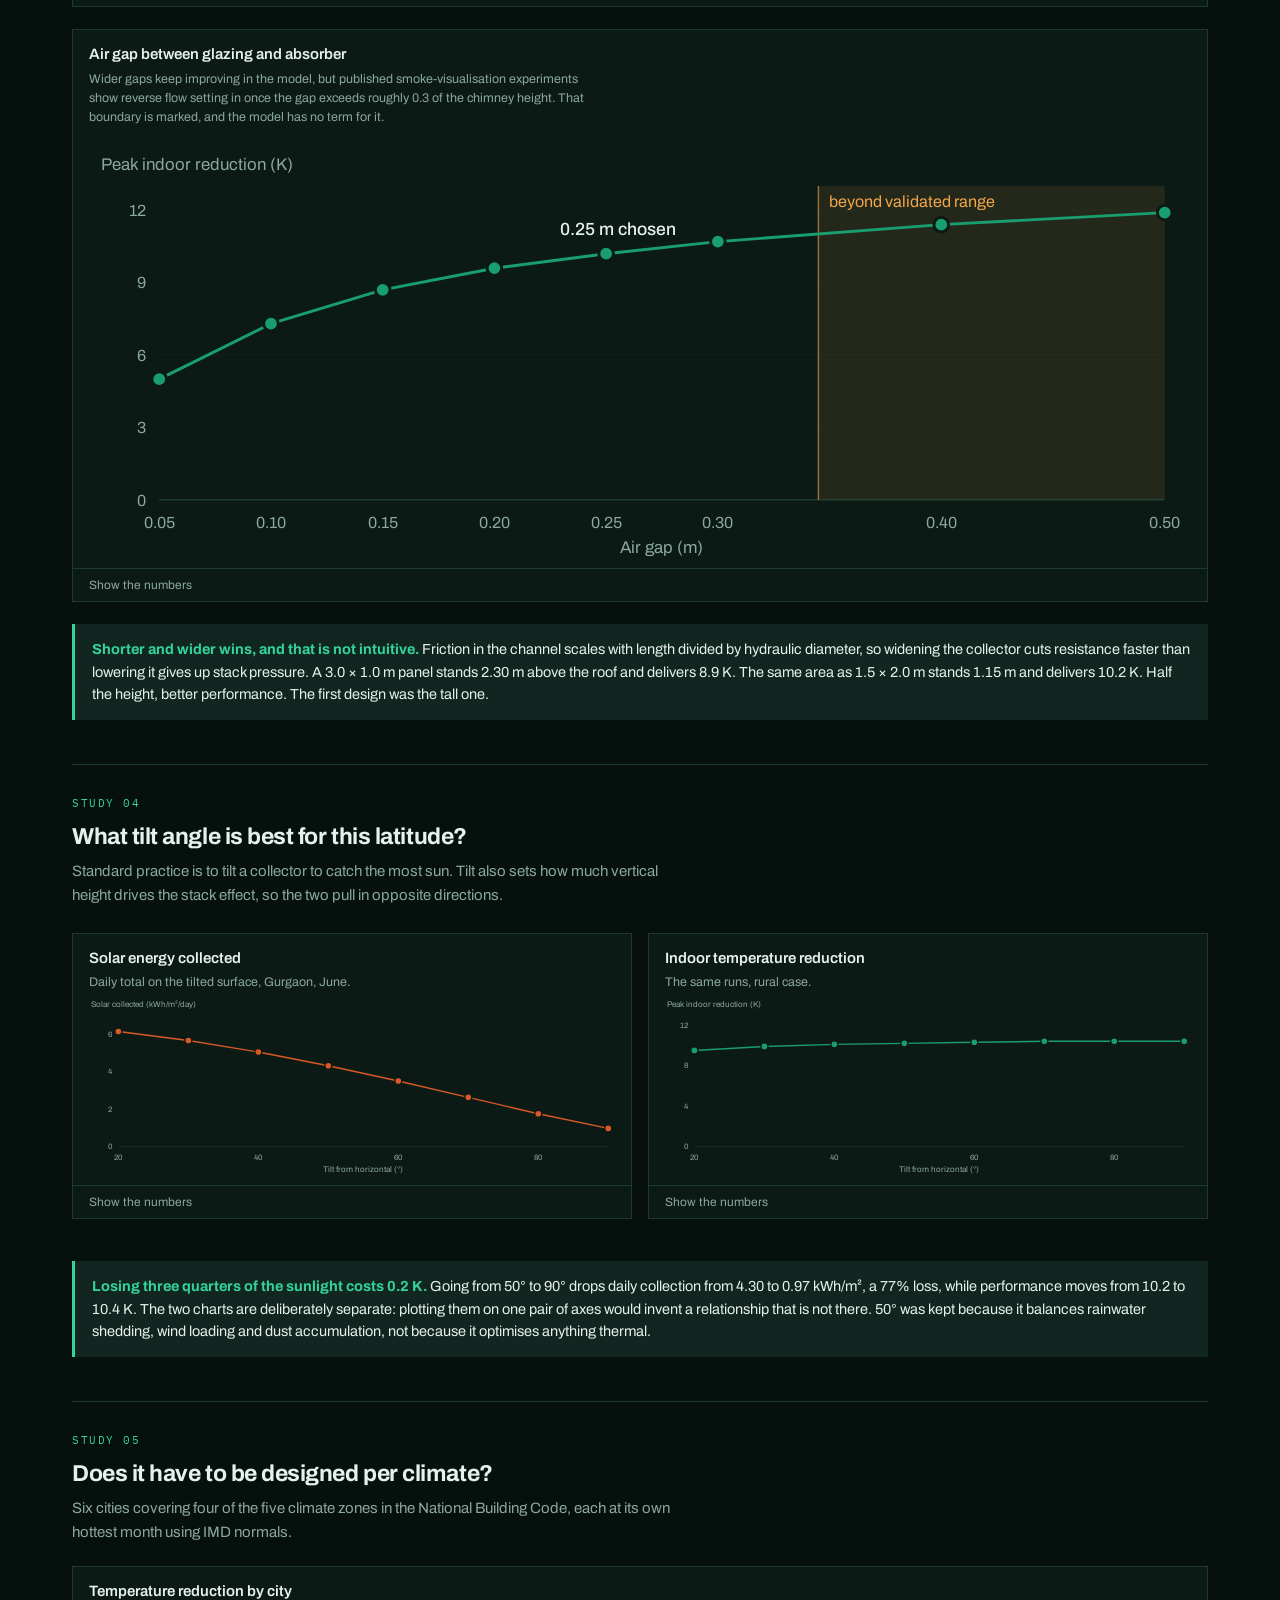
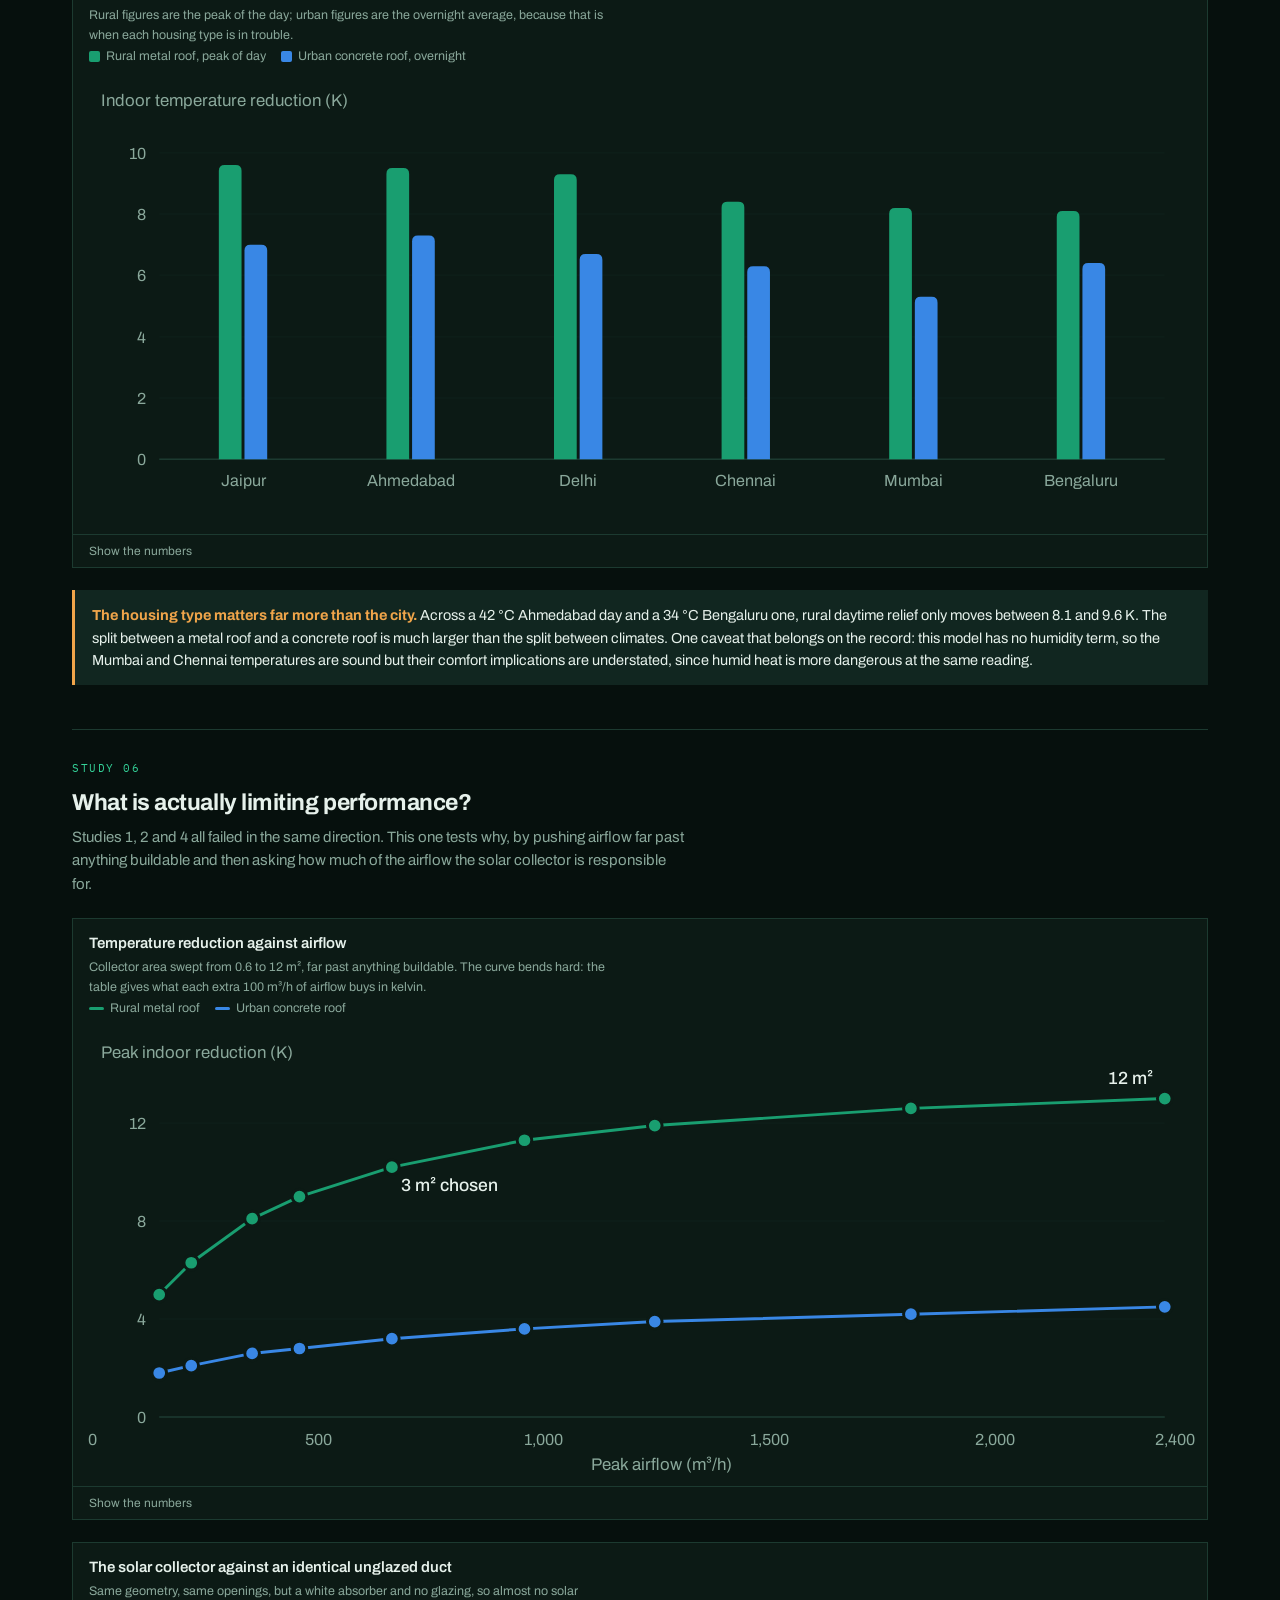
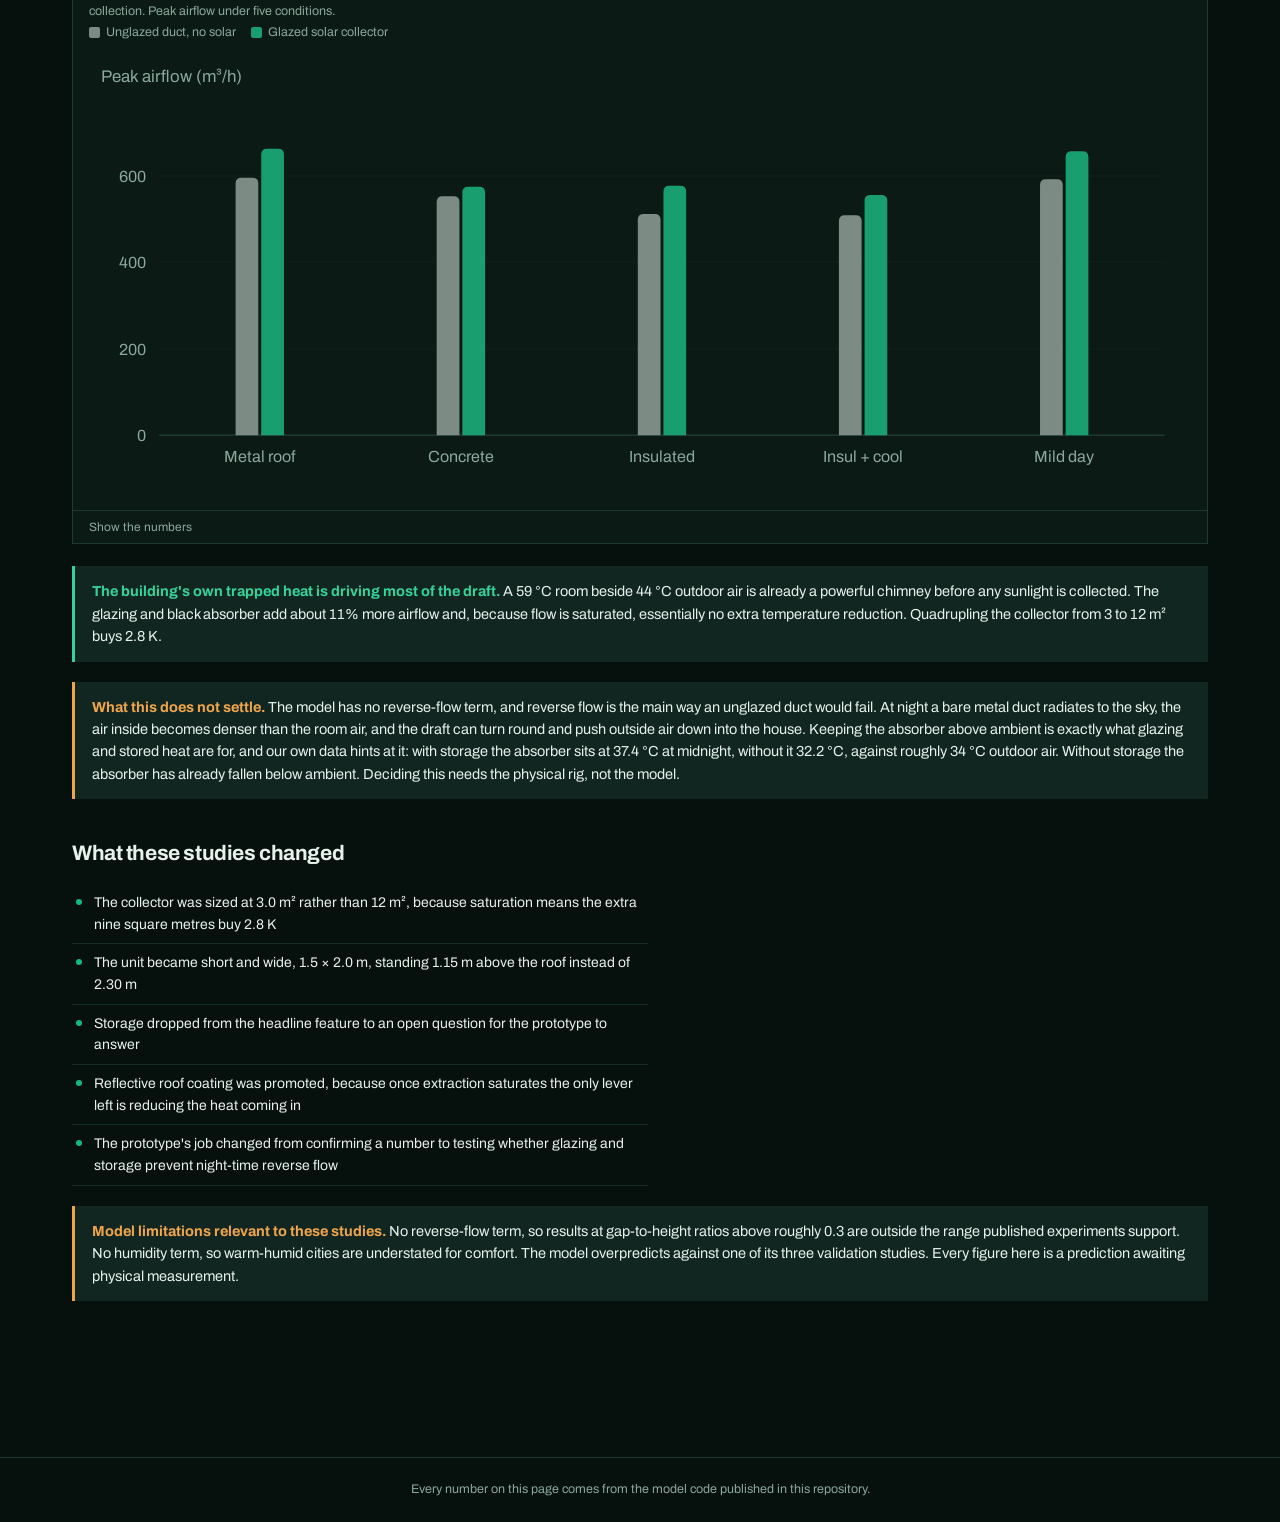
<file: simulations.html>
<!DOCTYPE html>
<meta charset="utf-8">
<meta name="viewport" content="width=device-width, initial-scale=1">
<title>Simulation studies — Solar Chimney</title>
<style>
@import url('https://fonts.googleapis.com/css2?family=Archivo:wght@400;500;600;700;800&family=IBM+Plex+Mono:wght@400;500&display=swap');

:root{
  --bg:#06100D;
  --surface:#0C1A15;
  --surface-2:#112620;
  --line:#1C3A30;
  --line-soft:#152C25;
  --text:#E6F1EB;
  --muted:#8AA89B;
  --em:#34D399;
  --em-dim:#10B981;
  --em-glow:#6EE7B7;
  --warn:#F0A54A;
  --cool:#5AA9E6;
  --violet:#A78BFA;
  --stone:#94A39B;
}
*{box-sizing:border-box;}
html,body{margin:0;padding:0;}
body{
  background:var(--bg); color:var(--text);
  font-family:'Archivo',system-ui,-apple-system,sans-serif;
  font-size:15px; line-height:1.55;
  -webkit-font-smoothing:antialiased;
}
a{color:var(--em);text-decoration:none;}
a:hover{color:var(--em-glow);text-decoration:underline;}
::selection{background:var(--em-dim);color:#04120C;}

/* ---------- top nav ---------- */
.nav{
  position:sticky;top:0;z-index:50;
  background:rgba(6,16,13,.93);
  backdrop-filter:blur(10px);
  border-bottom:1px solid var(--line);
  display:flex;align-items:center;gap:22px;
  padding:0 22px;height:56px;
}
.nav .brand{
  font-weight:800;letter-spacing:-.02em;font-size:16px;
  color:var(--text);display:flex;align-items:center;gap:9px;white-space:nowrap;
}
.nav .brand:hover{text-decoration:none;color:var(--text);}
.nav .dot{width:9px;height:9px;background:var(--em);border-radius:50%;
  box-shadow:0 0 12px var(--em);flex:none;}
.nav .links{display:flex;gap:2px;margin-left:auto;flex-wrap:wrap;}
.nav .links a{
  font-size:13px;color:var(--muted);padding:7px 13px;border-radius:2px;
}
.nav .links a:hover{color:var(--text);background:var(--surface-2);text-decoration:none;}
.nav .links a[aria-current=page]{color:var(--em);background:var(--surface-2);}
@media(max-width:620px){
  .nav{height:auto;padding:10px 14px;flex-wrap:wrap;gap:10px;}
  .nav .links{margin-left:0;width:100%;}
}

/* ---------- layout ---------- */
.wrap{max-width:1180px;margin:0 auto;padding:36px 22px 80px;}
.wrap.wide{max-width:1500px;}
.page-head{border-bottom:1px solid var(--line);padding-bottom:20px;margin-bottom:30px;}
.page-head .eyebrow{
  font-family:'IBM Plex Mono',monospace;font-size:11px;letter-spacing:.14em;
  text-transform:uppercase;color:var(--em);margin-bottom:9px;
}
h1{font-size:clamp(28px,4.2vw,46px);font-weight:800;letter-spacing:-.03em;
  margin:0 0 8px;line-height:1.08;}
h2{font-size:21px;font-weight:700;letter-spacing:-.02em;margin:38px 0 14px;}
h3{font-size:16px;font-weight:600;margin:0 0 6px;}
.lede{font-size:16.5px;color:var(--muted);max-width:66ch;margin:0;}
p{max-width:72ch;}
.muted{color:var(--muted);}

/* ---------- cards & stats ---------- */
.card{background:var(--surface);border:1px solid var(--line);padding:18px 20px;}
.stat-grid{display:grid;grid-template-columns:repeat(auto-fit,minmax(178px,1fr));
  gap:1px;background:var(--line);border:1px solid var(--line);margin:24px 0;}
.stat{background:var(--surface);padding:16px 18px;}
.stat .k{font-family:'IBM Plex Mono',monospace;font-size:10.5px;letter-spacing:.1em;
  text-transform:uppercase;color:var(--muted);}
.stat .v{font-size:32px;font-weight:800;letter-spacing:-.035em;
  font-variant-numeric:tabular-nums;margin-top:4px;line-height:1;color:var(--em);}
.stat .v small{font-size:14px;font-weight:500;color:var(--muted);margin-left:3px;
  letter-spacing:0;}
.stat .n{font-size:12px;color:var(--muted);margin-top:6px;line-height:1.4;}
.stat.hero .v{color:var(--em-glow);}

/* ---------- tables ---------- */
table{width:100%;border-collapse:collapse;margin:18px 0;font-size:14px;}
th,td{text-align:left;padding:10px 13px;border-bottom:1px solid var(--line-soft);}
th{font-family:'IBM Plex Mono',monospace;font-size:10.5px;letter-spacing:.09em;
  text-transform:uppercase;color:var(--muted);font-weight:500;
  border-bottom:1px solid var(--line);}
td.num{font-variant-numeric:tabular-nums;text-align:right;}
tbody tr:hover{background:var(--surface);}
.hl{color:var(--em);font-weight:600;}

/* ---------- figures ---------- */
figure{margin:24px 0;background:var(--surface);border:1px solid var(--line);padding:14px;}
figure img{width:100%;display:block;background:#fff;}
figcaption{font-size:12.5px;color:var(--muted);margin-top:11px;line-height:1.5;}

/* ---------- controls ---------- */
.seg{display:inline-flex;border:1px solid var(--line);background:var(--surface);}
.seg button{font-family:inherit;font-size:12.5px;padding:8px 15px;background:transparent;
  border:none;cursor:pointer;color:var(--muted);border-right:1px solid var(--line);}
.seg button:last-child{border-right:none;}
.seg button:hover{color:var(--text);}
.seg button[aria-pressed=true]{background:var(--em-dim);color:#04120C;font-weight:600;}
input[type=range]{width:100%;accent-color:var(--em);height:18px;background:transparent;}
input[type=range]:focus-visible{outline:2px solid var(--em);outline-offset:3px;}
.toggle{display:flex;align-items:center;gap:8px;font-size:12.5px;margin-bottom:8px;cursor:pointer;}
.toggle input{accent-color:var(--em);width:14px;height:14px;cursor:pointer;}
button.btn{font-family:inherit;font-size:12.5px;padding:7px 13px;cursor:pointer;
  background:var(--surface-2);border:1px solid var(--line);color:var(--text);}
button.btn:hover{border-color:var(--em-dim);color:var(--em);}

/* ---------- callouts ---------- */
.note{border-left:3px solid var(--em);background:var(--surface);
  padding:13px 16px;margin:20px 0;font-size:14px;}
.note.warn{border-left-color:var(--warn);}
.note strong{color:var(--em);}
.note.warn strong{color:var(--warn);}

/* ---------- misc ---------- */
.mono{font-family:'IBM Plex Mono',monospace;font-size:12.5px;}
.pill{display:inline-block;font-family:'IBM Plex Mono',monospace;font-size:10.5px;
  letter-spacing:.08em;text-transform:uppercase;padding:3px 9px;
  border:1px solid var(--line);color:var(--muted);}
.pill.on{border-color:var(--em-dim);color:var(--em);}
hr{border:none;border-top:1px solid var(--line);margin:34px 0;}
footer.site{border-top:1px solid var(--line);margin-top:56px;padding:22px;
  font-size:12.5px;color:var(--muted);text-align:center;}
ul.clean{list-style:none;padding:0;margin:14px 0;}
ul.clean li{padding:8px 0 8px 22px;position:relative;border-bottom:1px solid var(--line-soft);
  font-size:14px;max-width:72ch;}
ul.clean li:before{content:"";position:absolute;left:4px;top:15px;width:6px;height:6px;
  background:var(--em-dim);border-radius:50%;}
.cols{display:grid;grid-template-columns:repeat(auto-fit,minmax(280px,1fr));gap:18px;margin:22px 0;}



/* ---------- chart layer ---------- */
.viz{
  --s1:#199e70;   /* categorical slot 1 */
  --s2:#3987e5;   /* categorical slot 2 */
  --s3:#d95926;   /* categorical slot 3 */
  --ctx:#7C8C84;  /* de-emphasis */
  --grid:#16302738;
  --axis:#1C3A30;
  --ink:#E6F1EB;
  --ink2:#8AA89B;
}
.study{border-top:1px solid var(--line);padding-top:30px;margin-top:44px;}
.study:first-of-type{border-top:none;}
.study .num{font-family:'IBM Plex Mono',monospace;font-size:11px;letter-spacing:.14em;
  color:var(--em);margin-bottom:7px;}
.study h2{margin:0 0 6px;font-size:23px;}
.study .q{color:var(--muted);font-size:15px;max-width:68ch;margin:0 0 4px;}

.figbox{background:var(--surface);border:1px solid var(--line);margin:22px 0;}
.figbox .cap{padding:13px 16px 0;}
.figbox .cap h3{font-size:15px;font-weight:600;margin:0 0 3px;}
.figbox .cap p{font-size:12.5px;color:var(--muted);margin:0;max-width:74ch;}
.plot{padding:6px 10px 10px;position:relative;}
.plot svg{display:block;width:100%;height:auto;overflow:visible;}
.legend{display:flex;flex-wrap:wrap;gap:15px;padding:2px 16px 12px;font-size:12.5px;
  color:var(--muted);}
.legend span{display:flex;align-items:center;gap:6px;}
.lk{width:15px;height:3px;border-radius:2px;flex:none;}
.lk.sq{width:11px;height:11px;border-radius:2px;}

.tip{position:absolute;pointer-events:none;background:#0A1713;border:1px solid var(--line);
  padding:8px 11px;font-size:12px;min-width:120px;opacity:0;transition:opacity .09s;
  z-index:5;box-shadow:0 4px 18px rgba(0,0,0,.5);}
.tip.on{opacity:1;}
.tip .th{font-size:11px;color:var(--muted);margin-bottom:5px;}
.tip .row{display:flex;align-items:baseline;gap:7px;margin-top:3px;}
.tip .row .v{font-weight:700;font-variant-numeric:tabular-nums;color:var(--text);}
.tip .row .n{color:var(--muted);font-size:11.5px;}

.tbtn{background:none;border:none;border-top:1px solid var(--line);width:100%;
  text-align:left;padding:9px 16px;font-family:inherit;font-size:12px;color:var(--muted);
  cursor:pointer;}
.tbtn:hover{color:var(--em);}
.tview{display:none;padding:2px 16px 14px;}
.tview.on{display:block;}
.tview table{margin:6px 0 0;font-size:13px;}
.tview th,.tview td{padding:7px 11px;}

.finding{border-left:3px solid var(--em);background:var(--surface-2);
  padding:14px 17px;margin:20px 0;font-size:14.5px;}
.finding b{color:var(--em);}
.finding.warn{border-left-color:var(--warn);}
.finding.warn b{color:var(--warn);}
.pair{display:grid;grid-template-columns:1fr 1fr;gap:16px;}
@media(max-width:800px){.pair{grid-template-columns:1fr;}}
.sr{position:absolute;width:1px;height:1px;overflow:hidden;clip:rect(0 0 0 0);}
</style>

<nav class="nav">
  <a class="brand" href="index.html"><span class="dot"></span>Solar Chimney</a>
  <div class="links">
    <a href="index.html">Overview</a>
    <a href="model.html">Installation model</a>
    <a href="progression.html">Design progression</a>
    <a href="simulations.html" aria-current="page">Simulations</a>
    <a href="results.html">Results &amp; method</a>
  </div>
</nav>

<div class="wrap viz">
  <div class="page-head">
    <div class="eyebrow">Six studies · one validated model</div>
    <h1>Simulation studies</h1>
    <p class="lede">Each study varies one thing and holds everything else fixed. All runs use the same energy-balance model, the same 3&nbsp;×&nbsp;3&nbsp;m room and, unless the study says otherwise, the same hot day of 44&nbsp;°C maximum and 31&nbsp;°C minimum that meets the IMD heatwave threshold.</p>
  </div>

  <div class="finding">
    <b>Read these together.</b> Studies 1, 2 and 4 each look like a separate disappointment. Study 6 shows they are one effect: past roughly 25 air changes per hour the room stops responding to more airflow, so anything that only adds flow stops paying. That single mechanism set the final design.
  </div>

  <!-- ===================== SIM 1 ===================== -->
  <section class="study">
    <div class="num">STUDY 01</div>
    <h2>Does the phase change material extend useful airflow?</h2>
    <p class="q">The original premise of the project. Identical chimneys, one with 20&nbsp;kg of paraffin behind the absorber and one with none, run through a full 24&nbsp;hours.</p>

    <div class="figbox">
      <div class="cap"><h3>Airflow across the day</h3>
        <p>Rural home, metal sheet roof. If storage worked as intended, the green line would hold up after the blue one falls away. The brief drop to zero near dawn is the one moment the draft genuinely stops, when the cooled room and the outdoor air reach the same temperature.</p></div>
      <div class="legend" id="lg-s1a"></div>
      <div class="plot" id="s1a"></div>
      <button class="tbtn" data-t="t-s1a">Show the numbers</button>
      <div class="tview" id="t-s1a"></div>
    </div>

    <div class="figbox">
      <div class="cap"><h3>Indoor temperature across the day</h3>
        <p>The same two runs, plus the unfitted room and outdoor air for reference. The two fitted lines sit on top of each other.</p></div>
      <div class="legend" id="lg-s1b"></div>
      <div class="plot" id="s1b"></div>
      <button class="tbtn" data-t="t-s1b">Show the numbers</button>
      <div class="tview" id="t-s1b"></div>
    </div>

    <div class="finding">
      <b>The storage works; the ventilation does not notice.</b> Evening airflow rises from 468 to 497&nbsp;m³/h, a gain of 6.2%. Indoor temperature is identical to one decimal place, and the draft lasts 5.1&nbsp;hours after sunset either way. The absorber genuinely stays warmer, 37.4&nbsp;°C at midnight against 32.2&nbsp;°C without storage, so the paraffin is doing its job. The airflow it buys simply has nowhere useful to go.
    </div>
  </section>

  <!-- ===================== SIM 2 ===================== -->
  <section class="study">
    <div class="num">STUDY 02</div>
    <h2>How much storage is worth carrying?</h2>
    <p class="q">If 20&nbsp;kg gives 6%, perhaps the mass was wrong. This sweeps 0 to 30&nbsp;kg, then asks a harder question: is there any condition under which storage starts to matter?</p>

    <div class="figbox">
      <div class="cap"><h3>Evening airflow against stored mass</h3>
        <p>Average flow over the four hours after sunset. Every extra kilogram is extra load on someone's roof.</p></div>
      <div class="legend" id="lg-s2"></div>
      <div class="plot" id="s2"></div>
      <button class="tbtn" data-t="t-s2">Show the numbers</button>
      <div class="tview" id="t-s2"></div>
    </div>

    <div class="figbox">
      <div class="cap"><h3>Where storage should have mattered more</h3>
        <p>The gain from 20&nbsp;kg of paraffin under five different conditions. The hypothesis was that a better-insulated room or a cooler night would let storage earn its place.</p></div>
      <div class="legend" id="lg-s2b"></div>
      <div class="plot" id="s2b"></div>
      <button class="tbtn" data-t="t-s2b">Show the numbers</button>
      <div class="tview" id="t-s2b"></div>
    </div>

    <div class="finding warn">
      <b>The hypothesis was wrong, in the opposite direction.</b> Insulating the roof made storage matter <em>less</em>, 4.7% against 6.2%, not more. Across the whole 0 to 30&nbsp;kg range the total change is under 4%, and nothing above about 15&nbsp;kg is doing measurable work. This is reported as it came out rather than quietly dropped.
    </div>
  </section>

  <!-- ===================== SIM 3 ===================== -->
  <section class="study">
    <div class="num">STUDY 03</div>
    <h2>What shape should the collector be?</h2>
    <p class="q">Three sweeps: total area, the same area in different proportions, and the width of the air channel.</p>

    <div class="figbox">
      <div class="cap"><h3>Collector area</h3>
        <p>Peak indoor temperature reduction against collector area, rural case. The curve flattens well before the panel gets large.</p></div>
      <div class="legend" id="lg-s3a"></div>
      <div class="plot" id="s3a"></div>
      <button class="tbtn" data-t="t-s3a">Show the numbers</button>
      <div class="tview" id="t-s3a"></div>
    </div>

    <div class="figbox">
      <div class="cap"><h3>The same 3&nbsp;m², six different shapes</h3>
        <p>Every point holds identical collector area and identical materials. Only the proportions change, and with them how far the unit rises above the roofline.</p></div>
      <div class="legend" id="lg-s3b"></div>
      <div class="plot" id="s3b"></div>
      <button class="tbtn" data-t="t-s3b">Show the numbers</button>
      <div class="tview" id="t-s3b"></div>
    </div>

    <div class="figbox">
      <div class="cap"><h3>Air gap between glazing and absorber</h3>
        <p>Wider gaps keep improving in the model, but published smoke-visualisation experiments show reverse flow setting in once the gap exceeds roughly 0.3 of the chimney height. That boundary is marked, and the model has no term for it.</p></div>
      <div class="legend" id="lg-s3c"></div>
      <div class="plot" id="s3c"></div>
      <button class="tbtn" data-t="t-s3c">Show the numbers</button>
      <div class="tview" id="t-s3c"></div>
    </div>

    <div class="finding">
      <b>Shorter and wider wins, and that is not intuitive.</b> Friction in the channel scales with length divided by hydraulic diameter, so widening the collector cuts resistance faster than lowering it gives up stack pressure. A 3.0&nbsp;×&nbsp;1.0&nbsp;m panel stands 2.30&nbsp;m above the roof and delivers 8.9&nbsp;K. The same area as 1.5&nbsp;×&nbsp;2.0&nbsp;m stands 1.15&nbsp;m and delivers 10.2&nbsp;K. Half the height, better performance. The first design was the tall one.
    </div>
  </section>

  <!-- ===================== SIM 4 ===================== -->
  <section class="study">
    <div class="num">STUDY 04</div>
    <h2>What tilt angle is best for this latitude?</h2>
    <p class="q">Standard practice is to tilt a collector to catch the most sun. Tilt also sets how much vertical height drives the stack effect, so the two pull in opposite directions.</p>

    <div class="pair">
      <div class="figbox">
        <div class="cap"><h3>Solar energy collected</h3>
          <p>Daily total on the tilted surface, Gurgaon, June.</p></div>
        <div class="plot" id="s4a"></div>
        <button class="tbtn" data-t="t-s4a">Show the numbers</button>
        <div class="tview" id="t-s4a"></div>
      </div>
      <div class="figbox">
        <div class="cap"><h3>Indoor temperature reduction</h3>
          <p>The same runs, rural case.</p></div>
        <div class="plot" id="s4b"></div>
        <button class="tbtn" data-t="t-s4b">Show the numbers</button>
        <div class="tview" id="t-s4b"></div>
      </div>
    </div>

    <div class="finding">
      <b>Losing three quarters of the sunlight costs 0.2&nbsp;K.</b> Going from 50° to 90° drops daily collection from 4.30 to 0.97&nbsp;kWh/m², a 77% loss, while performance moves from 10.2 to 10.4&nbsp;K. The two charts are deliberately separate: plotting them on one pair of axes would invent a relationship that is not there. 50° was kept because it balances rainwater shedding, wind loading and dust accumulation, not because it optimises anything thermal.
    </div>
  </section>

  <!-- ===================== SIM 5 ===================== -->
  <section class="study">
    <div class="num">STUDY 05</div>
    <h2>Does it have to be designed per climate?</h2>
    <p class="q">Six cities covering four of the five climate zones in the National Building Code, each at its own hottest month using IMD normals.</p>

    <div class="figbox">
      <div class="cap"><h3>Temperature reduction by city</h3>
        <p>Rural figures are the peak of the day; urban figures are the overnight average, because that is when each housing type is in trouble.</p></div>
      <div class="legend" id="lg-s5"></div>
      <div class="plot" id="s5"></div>
      <button class="tbtn" data-t="t-s5">Show the numbers</button>
      <div class="tview" id="t-s5"></div>
    </div>

    <div class="finding warn">
      <b>The housing type matters far more than the city.</b> Across a 42&nbsp;°C Ahmedabad day and a 34&nbsp;°C Bengaluru one, rural daytime relief only moves between 8.1 and 9.6&nbsp;K. The split between a metal roof and a concrete roof is much larger than the split between climates. One caveat that belongs on the record: this model has no humidity term, so the Mumbai and Chennai temperatures are sound but their comfort implications are understated, since humid heat is more dangerous at the same reading.
    </div>
  </section>

  <!-- ===================== SIM 6 ===================== -->
  <section class="study">
    <div class="num">STUDY 06</div>
    <h2>What is actually limiting performance?</h2>
    <p class="q">Studies 1, 2 and 4 all failed in the same direction. This one tests why, by pushing airflow far past anything buildable and then asking how much of the airflow the solar collector is responsible for.</p>

    <div class="figbox">
      <div class="cap"><h3>Temperature reduction against airflow</h3>
        <p>Collector area swept from 0.6 to 12&nbsp;m², far past anything buildable. The curve bends hard: the table gives what each extra 100&nbsp;m³/h of airflow buys in kelvin.</p></div>
      <div class="legend" id="lg-s6a"></div>
      <div class="plot" id="s6a"></div>
      <button class="tbtn" data-t="t-s6a">Show the numbers</button>
      <div class="tview" id="t-s6a"></div>
    </div>

    <div class="figbox">
      <div class="cap"><h3>The solar collector against an identical unglazed duct</h3>
        <p>Same geometry, same openings, but a white absorber and no glazing, so almost no solar collection. Peak airflow under five conditions.</p></div>
      <div class="legend" id="lg-s6b"></div>
      <div class="plot" id="s6b"></div>
      <button class="tbtn" data-t="t-s6b">Show the numbers</button>
      <div class="tview" id="t-s6b"></div>
    </div>

    <div class="finding">
      <b>The building's own trapped heat is driving most of the draft.</b> A 59&nbsp;°C room beside 44&nbsp;°C outdoor air is already a powerful chimney before any sunlight is collected. The glazing and black absorber add about 11% more airflow and, because flow is saturated, essentially no extra temperature reduction. Quadrupling the collector from 3 to 12&nbsp;m² buys 2.8&nbsp;K.
    </div>

    <div class="finding warn">
      <b>What this does not settle.</b> The model has no reverse-flow term, and reverse flow is the main way an unglazed duct would fail. At night a bare metal duct radiates to the sky, the air inside becomes denser than the room air, and the draft can turn round and push outside air down into the house. Keeping the absorber above ambient is exactly what glazing and stored heat are for, and our own data hints at it: with storage the absorber sits at 37.4&nbsp;°C at midnight, without it 32.2&nbsp;°C, against roughly 34&nbsp;°C outdoor air. Without storage the absorber has already fallen below ambient. Deciding this needs the physical rig, not the model.
    </div>
  </section>

  <h2>What these studies changed</h2>
  <ul class="clean">
    <li>The collector was sized at 3.0&nbsp;m² rather than 12&nbsp;m², because saturation means the extra nine square metres buy 2.8&nbsp;K</li>
    <li>The unit became short and wide, 1.5&nbsp;×&nbsp;2.0&nbsp;m, standing 1.15&nbsp;m above the roof instead of 2.30&nbsp;m</li>
    <li>Storage dropped from the headline feature to an open question for the prototype to answer</li>
    <li>Reflective roof coating was promoted, because once extraction saturates the only lever left is reducing the heat coming in</li>
    <li>The prototype's job changed from confirming a number to testing whether glazing and storage prevent night-time reverse flow</li>
  </ul>

  <div class="finding warn">
    <b>Model limitations relevant to these studies.</b> No reverse-flow term, so results at gap-to-height ratios above roughly 0.3 are outside the range published experiments support. No humidity term, so warm-humid cities are understated for comfort. The model overpredicts against one of its three validation studies. Every figure here is a prediction awaiting physical measurement.
  </div>
</div>

<footer class="site">Every number on this page comes from the model code published in this repository.</footer>

<script>const SIM={"design":{"length":1.5,"width":2.0,"gap":0.25,"tilt_deg":50,"pcm_mass":20,"area":3.0},"sim1":{"rural":{"none":{"T_room":[37.26,36.83,36.43,36.04,35.67,35.32,34.99,34.68,34.39,34.12,33.88,33.66,33.47,33.3,33.16,33.04,32.95,32.89,32.86,32.85,32.87,33.09,33.46,33.85,34.3,34.81,35.38,36.02,36.71,37.47,38.28,39.13,40.03,40.96,41.93,42.91,43.92,44.93,45.95,46.96,47.97,48.96,49.93,50.87,51.78,52.66,53.5,54.28,55.02,55.71,56.34,56.9,57.41,57.84,58.21,58.51,58.74,58.89,58.97,58.97,58.9,58.76,58.55,58.27,57.91,57.49,57.01,56.47,55.87,55.22,54.53,53.79,53.03,52.25,51.46,50.69,49.81,48.83,47.93,47.08,46.29,45.55,44.85,44.18,43.53,42.92,42.32,41.74,41.18,40.64,40.11,39.6,39.1,38.62,38.15,37.7,37.27],"T_amb":[32.9,32.61,32.34,32.1,31.87,31.67,31.49,31.34,31.22,31.12,31.06,31.01,31.0,31.01,31.06,31.12,31.22,31.34,31.49,31.67,31.87,32.1,32.34,32.61,32.9,33.21,33.54,33.89,34.25,34.63,35.01,35.41,35.82,36.23,36.65,37.07,37.5,37.93,38.35,38.77,39.18,39.59,39.99,40.37,40.75,41.11,41.46,41.79,42.1,42.39,42.66,42.9,43.13,43.33,43.51,43.66,43.78,43.88,43.94,43.99,44.0,43.99,43.94,43.88,43.78,43.66,43.51,43.33,43.13,42.9,42.66,42.39,42.1,41.79,41.46,41.11,40.75,40.37,39.99,39.59,39.18,38.77,38.35,37.93,37.5,37.07,36.65,36.23,35.82,35.41,35.01,34.63,34.25,33.89,33.54,33.21,32.91],"T_abs":[30.01,29.65,29.33,29.02,28.74,28.48,28.25,28.05,27.88,27.73,27.62,27.53,27.48,27.46,27.46,27.5,27.57,27.67,27.8,27.96,28.15,33.26,35.69,36.55,37.01,37.39,37.78,39.43,41.86,44.64,47.59,50.63,53.7,56.75,59.76,62.69,65.51,68.21,70.77,73.17,75.4,77.45,79.3,80.95,82.39,83.61,84.62,85.4,85.96,86.29,86.39,86.27,85.92,85.34,84.55,83.54,82.31,80.89,79.27,77.46,75.47,73.32,71.03,68.61,66.07,63.45,60.78,58.09,55.43,52.84,50.41,49.1,48.52,48.1,47.7,47.3,42.43,39.63,38.55,37.92,37.4,36.9,36.4,35.9,35.41,34.91,34.42,33.93,33.44,32.97,32.5,32.05,31.61,31.18,30.77,30.38,30.02],"T_pcm":[32.9,32.9,32.9,32.9,32.9,32.9,32.9,32.9,32.9,32.9,32.9,32.9,32.9,32.9,32.9,32.9,32.9,32.9,32.9,32.9,32.9,32.9,32.9,32.9,32.9,32.9,32.9,32.9,32.9,32.9,32.9,32.9,32.9,32.9,32.9,32.9,32.9,32.9,32.9,32.9,32.9,32.9,32.9,32.9,32.9,32.9,32.9,32.9,32.9,32.9,32.9,32.9,32.9,32.9,32.9,32.9,32.9,32.9,32.9,32.9,32.9,32.9,32.9,32.9,32.9,32.9,32.9,32.9,32.9,32.9,32.9,32.9,32.9,32.9,32.9,32.9,32.9,32.9,32.9,32.9,32.9,32.9,32.9,32.9,32.9,32.9,32.9,32.9,32.9,32.9,32.9,32.9,32.9,32.9,32.9,32.9,32.9],"Q":[0.0,0.0,0.0,0.0,0.0,0.0,0.0,0.0,0.0,0.0,0.0,0.0,0.0,0.0,0.0,0.0,0.0,0.0,0.0,0.0,0.0,0.0,0.01,0.01,0.01,0.01,0.01,0.02,0.02,0.02,0.03,0.03,0.04,0.04,0.05,0.05,0.05,0.06,0.06,0.07,0.07,0.07,0.07,0.08,0.08,0.08,0.08,0.08,0.08,0.08,0.08,0.08,0.08,0.08,0.08,0.07,0.07,0.07,0.07,0.06,0.06,0.06,0.05,0.05,0.05,0.04,0.04,0.03,0.03,0.02,0.02,0.02,0.02,0.02,0.02,0.02,0.01,0.0,0.0,0.0,0.0,0.0,0.0,0.0,0.0,0.0,0.0,0.0,0.0,0.0,0.0,0.0,0.0,0.0,0.0,0.0,0.0],"liquid":[0.0,0.0,0.0,0.0,0.0,0.0,0.0,0.0,0.0,0.0,0.0,0.0,0.0,0.0,0.0,0.0,0.0,0.0,0.0,0.0,0.0,0.0,0.0,0.0,0.0,0.0,0.0,0.0,0.0,0.0,0.0,0.0,0.0,0.0,0.0,0.0,0.0,0.0,0.0,0.0,0.0,0.0,0.0,0.0,0.0,0.0,0.0,0.0,0.0,0.0,0.0,0.0,0.0,0.0,0.0,0.0,0.0,0.0,0.0,0.0,0.0,0.0,0.0,0.0,0.0,0.0,0.0,0.0,0.0,0.0,0.0,0.0,0.0,0.0,0.0,0.0,0.0,0.0,0.0,0.0,0.0,0.0,0.0,0.0,0.0,0.0,0.0,0.0,0.0,0.0,0.0,0.0,0.0,0.0,0.0,0.0,0.0]},"nopcm":{"T_room":[34.29,33.95,33.63,33.32,33.04,32.78,32.55,32.33,32.15,31.98,31.84,31.73,31.65,31.59,31.56,31.56,31.58,31.64,31.76,31.89,32.03,32.35,32.76,33.17,33.59,34.05,34.54,35.06,35.61,36.19,36.79,37.41,38.04,38.67,39.31,39.94,40.57,41.2,41.81,42.41,42.99,43.56,44.11,44.63,45.13,45.61,46.06,46.48,46.86,47.22,47.54,47.82,48.07,48.28,48.46,48.59,48.68,48.74,48.75,48.73,48.66,48.56,48.41,48.23,48.01,47.76,47.47,47.14,46.78,46.4,45.98,45.55,45.1,44.63,44.16,43.7,43.13,42.49,41.94,41.44,40.98,40.52,40.08,39.64,39.2,38.76,38.33,37.89,37.46,37.03,36.61,36.2,35.79,35.39,35.01,34.64,34.29],"T_amb":[32.9,32.61,32.34,32.1,31.87,31.67,31.49,31.34,31.22,31.12,31.06,31.01,31.0,31.01,31.06,31.12,31.22,31.34,31.49,31.67,31.87,32.1,32.34,32.61,32.9,33.21,33.54,33.89,34.25,34.63,35.01,35.41,35.82,36.23,36.65,37.07,37.5,37.93,38.35,38.77,39.18,39.59,39.99,40.37,40.75,41.11,41.46,41.79,42.1,42.39,42.66,42.9,43.13,43.33,43.51,43.66,43.78,43.88,43.94,43.99,44.0,43.99,43.94,43.88,43.78,43.66,43.51,43.33,43.13,42.9,42.66,42.39,42.1,41.79,41.46,41.11,40.75,40.37,39.99,39.59,39.18,38.77,38.35,37.93,37.5,37.07,36.65,36.23,35.82,35.41,35.01,34.63,34.25,33.89,33.54,33.21,32.91],"T_abs":[31.8,31.45,31.13,30.83,30.55,30.29,30.06,29.85,29.67,29.51,29.39,29.29,29.22,29.17,29.16,29.18,29.22,29.17,28.37,28.27,28.37,36.87,39.84,40.51,40.92,41.3,41.7,42.6,45.26,48.32,51.49,54.69,57.85,60.95,63.95,66.84,69.58,72.18,74.62,76.88,78.97,80.87,82.58,84.09,85.4,86.51,87.41,88.09,88.57,88.83,88.88,88.72,88.35,87.76,86.97,85.97,84.76,83.36,81.76,79.98,78.02,75.88,73.59,71.15,68.59,65.91,63.15,60.34,57.54,54.79,52.83,52.27,51.88,51.49,51.09,50.68,43.86,40.66,39.76,39.21,38.73,38.27,37.81,37.35,36.89,36.43,35.98,35.52,35.07,34.63,34.19,33.76,33.34,32.93,32.54,32.16,31.81],"T_pcm":[32.9,32.9,32.9,32.9,32.9,32.9,32.9,32.9,32.9,32.9,32.9,32.9,32.9,32.9,32.9,32.9,32.9,32.9,32.9,32.9,32.9,32.9,32.9,32.9,32.9,32.9,32.9,32.9,32.9,32.9,32.9,32.9,32.9,32.9,32.9,32.9,32.9,32.9,32.9,32.9,32.9,32.9,32.9,32.9,32.9,32.9,32.9,32.9,32.9,32.9,32.9,32.9,32.9,32.9,32.9,32.9,32.9,32.9,32.9,32.9,32.9,32.9,32.9,32.9,32.9,32.9,32.9,32.9,32.9,32.9,32.9,32.9,32.9,32.9,32.9,32.9,32.9,32.9,32.9,32.9,32.9,32.9,32.9,32.9,32.9,32.9,32.9,32.9,32.9,32.9,32.9,32.9,32.9,32.9,32.9,32.9,32.9],"Q":[450.14,448.02,445.76,443.36,440.82,438.16,435.37,432.47,429.47,426.37,423.18,419.91,416.57,413.18,409.74,406.27,402.79,0.0,0.0,0.0,0.0,414.54,433.15,440.3,445.92,451.67,457.9,465.83,479.28,494.08,508.95,523.42,537.39,550.86,563.64,575.67,586.92,597.36,607.01,615.85,623.91,631.19,637.7,643.45,648.45,652.72,656.25,659.08,661.17,662.56,663.24,663.22,662.5,661.1,659.0,656.21,652.74,648.6,643.77,638.28,632.12,625.32,617.88,609.84,601.23,592.11,582.62,572.74,562.56,552.17,543.1,537.18,531.81,526.69,522.0,518.18,498.34,482.51,474.9,470.66,468.09,466.49,465.45,464.72,464.14,463.6,463.02,462.37,461.6,460.69,459.65,458.45,457.1,455.59,453.93,452.11,450.18],"liquid":[0.0,0.0,0.0,0.0,0.0,0.0,0.0,0.0,0.0,0.0,0.0,0.0,0.0,0.0,0.0,0.0,0.0,0.0,0.0,0.0,0.0,0.0,0.0,0.0,0.0,0.0,0.0,0.0,0.0,0.0,0.0,0.0,0.0,0.0,0.0,0.0,0.0,0.0,0.0,0.0,0.0,0.0,0.0,0.0,0.0,0.0,0.0,0.0,0.0,0.0,0.0,0.0,0.0,0.0,0.0,0.0,0.0,0.0,0.0,0.0,0.0,0.0,0.0,0.0,0.0,0.0,0.0,0.0,0.0,0.0,0.0,0.0,0.0,0.0,0.0,0.0,0.0,0.0,0.0,0.0,0.0,0.0,0.0,0.0,0.0,0.0,0.0,0.0,0.0,0.0,0.0,0.0,0.0,0.0,0.0,0.0,0.0]},"pcm":{"T_room":[34.31,33.97,33.65,33.34,33.06,32.8,32.56,32.34,32.15,31.99,31.85,31.74,31.65,31.59,31.56,31.56,31.58,31.64,31.76,31.89,32.03,32.35,32.82,33.21,33.62,34.06,34.54,35.06,35.61,36.19,36.79,37.4,38.03,38.66,39.3,39.94,40.57,41.2,41.81,42.42,43.01,43.58,44.13,44.65,45.15,45.62,46.07,46.48,46.87,47.22,47.54,47.83,48.07,48.28,48.46,48.59,48.68,48.74,48.75,48.72,48.66,48.55,48.41,48.23,48.01,47.75,47.46,47.13,46.78,46.39,45.98,45.55,45.09,44.63,44.16,43.7,43.13,42.5,41.96,41.47,41.0,40.55,40.11,39.67,39.24,38.8,38.36,37.93,37.5,37.07,36.65,36.24,35.83,35.44,35.05,34.67,34.32],"T_amb":[32.9,32.61,32.34,32.1,31.87,31.67,31.49,31.34,31.22,31.12,31.06,31.01,31.0,31.01,31.06,31.12,31.22,31.34,31.49,31.67,31.87,32.1,32.34,32.61,32.9,33.21,33.54,33.89,34.25,34.63,35.01,35.41,35.82,36.23,36.65,37.07,37.5,37.93,38.35,38.77,39.18,39.59,39.99,40.37,40.75,41.11,41.46,41.79,42.1,42.39,42.66,42.9,43.13,43.33,43.51,43.66,43.78,43.88,43.94,43.99,44.0,43.99,43.94,43.88,43.78,43.66,43.51,43.33,43.13,42.9,42.66,42.39,42.1,41.79,41.46,41.11,40.75,40.37,39.99,39.59,39.18,38.77,38.35,37.93,37.5,37.07,36.65,36.23,35.82,35.41,35.01,34.63,34.25,33.89,33.54,33.21,32.91],"T_abs":[35.8,34.54,33.54,32.73,32.07,31.53,31.08,30.7,30.38,30.11,29.89,29.7,29.55,29.44,29.36,29.3,29.28,29.23,28.97,28.8,28.72,31.43,34.13,36.24,37.8,38.98,39.9,40.85,42.5,44.68,47.26,49.22,49.8,50.37,50.89,51.36,51.74,52.01,52.42,53.15,53.91,64.19,71.65,76.77,80.37,82.94,84.82,86.21,87.21,87.91,88.33,88.51,88.45,88.18,87.68,86.98,86.08,84.97,83.67,82.18,80.51,78.67,76.67,74.51,72.22,69.81,67.3,64.72,62.1,59.48,57.1,55.41,54.19,53.26,52.51,51.91,51.28,51.04,50.8,50.56,50.32,50.07,49.82,49.49,49.13,48.77,48.4,48.03,47.66,47.29,46.91,46.54,46.16,42.81,39.69,37.45,35.83],"T_pcm":[36.25,34.88,33.81,32.95,32.25,31.68,31.2,30.81,30.47,30.19,29.95,29.76,29.6,29.47,29.38,29.32,29.29,29.28,29.03,28.84,28.74,30.49,33.38,35.67,37.37,38.65,39.65,40.53,41.98,44.02,46.49,48.12,48.3,48.55,48.85,49.23,49.67,50.17,50.73,51.33,51.98,63.04,70.86,76.23,79.98,82.66,84.62,86.06,87.11,87.84,88.29,88.5,88.47,88.22,87.75,87.08,86.2,85.11,83.84,82.37,80.72,78.9,76.92,74.78,72.51,70.11,67.62,65.04,62.42,59.8,57.35,55.59,54.32,53.36,52.6,51.99,51.88,51.67,51.45,51.22,50.99,50.76,50.52,50.28,50.04,49.79,49.55,49.3,49.05,48.8,48.55,48.3,48.05,44.01,40.53,38.06,36.28],"Q":[460.32,455.94,452.28,448.83,445.41,441.99,438.6,435.22,431.82,428.38,424.9,421.37,417.79,414.17,410.5,406.8,403.09,0.0,0.0,0.0,0.0,0.0,0.0,428.26,436.84,444.79,452.55,460.8,471.43,483.8,497.24,509.14,516.97,524.5,531.74,538.61,545.02,550.93,556.77,563.05,569.06,593.73,613.38,627.51,637.7,645.23,650.91,655.2,658.41,660.68,662.12,662.78,662.71,661.92,660.43,658.25,655.39,651.85,647.65,642.78,637.26,631.1,624.31,616.91,608.94,600.41,591.41,581.99,572.3,562.37,552.7,544.42,537.23,530.91,525.44,521.15,513.71,505.59,500.78,498.0,496.49,495.76,495.51,495.3,495.12,494.95,494.72,494.41,493.99,493.42,492.71,491.85,490.82,481.97,472.68,465.72,460.43],"liquid":[0.0,0.0,0.0,0.0,0.0,0.0,0.0,0.0,0.0,0.0,0.0,0.0,0.0,0.0,0.0,0.0,0.0,0.0,0.0,0.0,0.0,0.0,0.0,0.0,0.0,0.0,0.0,0.0,0.0,0.0,0.0,0.03,0.07,0.13,0.21,0.3,0.41,0.54,0.68,0.83,0.99,1.0,1.0,1.0,1.0,1.0,1.0,1.0,1.0,1.0,1.0,1.0,1.0,1.0,1.0,1.0,1.0,1.0,1.0,1.0,1.0,1.0,1.0,1.0,1.0,1.0,1.0,1.0,1.0,1.0,1.0,1.0,1.0,1.0,1.0,1.0,0.97,0.92,0.86,0.81,0.75,0.69,0.63,0.57,0.51,0.45,0.39,0.33,0.26,0.2,0.14,0.08,0.01,0.0,0.0,0.0,0.0]},"stats":{"none":{"peak":59.0,"night":36.5,"eve_flow":0.0,"draft_hrs":0.0,"peak_drop":0.0,"night_drop":0.0},"nopcm":{"peak":48.8,"night":33.9,"eve_flow":468.0,"draft_hrs":5.1,"peak_drop":10.2,"night_drop":2.6},"pcm":{"peak":48.8,"night":33.9,"eve_flow":497.0,"draft_hrs":5.1,"peak_drop":10.2,"night_drop":2.6}},"sunset":18.89,"sunrise":5.11},"urban":{"none":{"T_room":[43.86,43.58,43.3,43.02,42.74,42.47,42.19,41.92,41.65,41.39,41.13,40.88,40.64,40.4,40.18,39.96,39.75,39.56,39.37,39.19,39.03,38.91,38.83,38.77,38.73,38.71,38.72,38.76,38.83,38.93,39.05,39.2,39.37,39.58,39.8,40.05,40.33,40.62,40.93,41.26,41.6,41.96,42.33,42.71,43.09,43.48,43.88,44.28,44.67,45.07,45.46,45.84,46.21,46.58,46.93,47.27,47.59,47.9,48.18,48.45,48.69,48.91,49.11,49.29,49.43,49.56,49.65,49.72,49.77,49.78,49.77,49.74,49.68,49.6,49.5,49.38,49.23,49.04,48.85,48.65,48.44,48.22,48.0,47.76,47.53,47.28,47.03,46.77,46.51,46.24,45.96,45.69,45.4,45.12,44.83,44.54,44.25],"T_amb":[32.9,32.61,32.34,32.1,31.87,31.67,31.49,31.34,31.22,31.12,31.06,31.01,31.0,31.01,31.06,31.12,31.22,31.34,31.49,31.67,31.87,32.1,32.34,32.61,32.9,33.21,33.54,33.89,34.25,34.63,35.01,35.41,35.82,36.23,36.65,37.07,37.5,37.93,38.35,38.77,39.18,39.59,39.99,40.37,40.75,41.11,41.46,41.79,42.1,42.39,42.66,42.9,43.13,43.33,43.51,43.66,43.78,43.88,43.94,43.99,44.0,43.99,43.94,43.88,43.78,43.66,43.51,43.33,43.13,42.9,42.66,42.39,42.1,41.79,41.46,41.11,40.75,40.37,39.99,39.59,39.18,38.77,38.35,37.93,37.5,37.07,36.65,36.23,35.82,35.41,35.01,34.63,34.25,33.89,33.54,33.21,32.91],"T_abs":[30.47,30.13,29.81,29.51,29.24,28.99,28.77,28.57,28.4,28.25,28.14,28.05,28.0,27.97,27.97,28.01,28.07,28.16,28.28,28.42,28.6,33.69,36.09,36.92,37.35,37.69,38.04,39.65,42.04,44.77,47.67,50.66,53.68,56.69,59.64,62.52,65.3,67.96,70.47,72.83,75.02,77.02,78.83,80.45,81.86,83.05,84.03,84.79,85.32,85.64,85.72,85.58,85.22,84.64,83.84,82.83,81.61,80.19,78.58,76.78,74.81,72.68,70.41,68.01,65.5,62.91,60.27,57.62,54.99,52.45,50.06,48.79,48.27,47.89,47.54,47.18,42.37,39.61,38.59,38.0,37.52,37.06,36.6,36.14,35.67,35.2,34.73,34.27,33.81,33.35,32.91,32.47,32.05,31.64,31.24,30.86,30.51],"T_pcm":[32.9,32.9,32.9,32.9,32.9,32.9,32.9,32.9,32.9,32.9,32.9,32.9,32.9,32.9,32.9,32.9,32.9,32.9,32.9,32.9,32.9,32.9,32.9,32.9,32.9,32.9,32.9,32.9,32.9,32.9,32.9,32.9,32.9,32.9,32.9,32.9,32.9,32.9,32.9,32.9,32.9,32.9,32.9,32.9,32.9,32.9,32.9,32.9,32.9,32.9,32.9,32.9,32.9,32.9,32.9,32.9,32.9,32.9,32.9,32.9,32.9,32.9,32.9,32.9,32.9,32.9,32.9,32.9,32.9,32.9,32.9,32.9,32.9,32.9,32.9,32.9,32.9,32.9,32.9,32.9,32.9,32.9,32.9,32.9,32.9,32.9,32.9,32.9,32.9,32.9,32.9,32.9,32.9,32.9,32.9,32.9,32.9],"Q":[0.0,0.0,0.0,0.0,0.0,0.0,0.0,0.0,0.0,0.0,0.0,0.0,0.0,0.0,0.0,0.0,0.0,0.0,0.0,0.0,0.0,0.01,0.01,0.01,0.01,0.01,0.01,0.02,0.02,0.02,0.03,0.03,0.04,0.04,0.05,0.05,0.05,0.06,0.06,0.06,0.07,0.07,0.07,0.07,0.08,0.08,0.08,0.08,0.08,0.08,0.08,0.08,0.08,0.08,0.07,0.07,0.07,0.07,0.07,0.06,0.06,0.06,0.05,0.05,0.04,0.04,0.04,0.03,0.03,0.02,0.02,0.02,0.02,0.02,0.02,0.02,0.01,0.0,0.0,0.0,0.0,0.0,0.0,0.0,0.0,0.0,0.0,0.0,0.0,0.0,0.0,0.0,0.0,0.0,0.0,0.0,0.0],"liquid":[0.0,0.0,0.0,0.0,0.0,0.0,0.0,0.0,0.0,0.0,0.0,0.0,0.0,0.0,0.0,0.0,0.0,0.0,0.0,0.0,0.0,0.0,0.0,0.0,0.0,0.0,0.0,0.0,0.0,0.0,0.0,0.0,0.0,0.0,0.0,0.0,0.0,0.0,0.0,0.0,0.0,0.0,0.0,0.0,0.0,0.0,0.0,0.0,0.0,0.0,0.0,0.0,0.0,0.0,0.0,0.0,0.0,0.0,0.0,0.0,0.0,0.0,0.0,0.0,0.0,0.0,0.0,0.0,0.0,0.0,0.0,0.0,0.0,0.0,0.0,0.0,0.0,0.0,0.0,0.0,0.0,0.0,0.0,0.0,0.0,0.0,0.0,0.0,0.0,0.0,0.0,0.0,0.0,0.0,0.0,0.0,0.0]},"nopcm":{"T_room":[36.72,36.35,35.98,35.64,35.3,34.98,34.68,34.4,34.13,33.88,33.65,33.45,33.26,33.1,32.96,32.84,32.74,32.67,32.62,32.59,32.58,32.63,32.73,32.85,33.0,33.17,33.38,33.61,33.87,34.17,34.49,34.84,35.21,35.61,36.03,36.46,36.92,37.39,37.87,38.35,38.85,39.35,39.84,40.34,40.83,41.32,41.79,42.25,42.7,43.13,43.55,43.94,44.31,44.66,44.98,45.28,45.54,45.78,45.99,46.17,46.32,46.43,46.52,46.57,46.59,46.57,46.53,46.45,46.34,46.21,46.04,45.85,45.63,45.39,45.12,44.84,44.52,44.17,43.81,43.45,43.08,42.71,42.33,41.94,41.54,41.15,40.74,40.34,39.93,39.51,39.1,38.69,38.29,37.89,37.49,37.1,36.73],"T_amb":[32.9,32.61,32.34,32.1,31.87,31.67,31.49,31.34,31.22,31.12,31.06,31.01,31.0,31.01,31.06,31.12,31.22,31.34,31.49,31.67,31.87,32.1,32.34,32.61,32.9,33.21,33.54,33.89,34.25,34.63,35.01,35.41,35.82,36.23,36.65,37.07,37.5,37.93,38.35,38.77,39.18,39.59,39.99,40.37,40.75,41.11,41.46,41.79,42.1,42.39,42.66,42.9,43.13,43.33,43.51,43.66,43.78,43.88,43.94,43.99,44.0,43.99,43.94,43.88,43.78,43.66,43.51,43.33,43.13,42.9,42.66,42.39,42.1,41.79,41.46,41.11,40.75,40.37,39.99,39.59,39.18,38.77,38.35,37.93,37.5,37.07,36.65,36.23,35.82,35.41,35.01,34.63,34.25,33.89,33.54,33.21,32.91],"T_abs":[33.09,32.73,32.39,32.06,31.76,31.47,31.21,30.96,30.74,30.54,30.37,30.22,30.1,30.0,29.93,29.88,29.86,29.87,29.9,29.96,30.05,37.72,39.98,40.43,40.68,40.92,41.18,41.94,44.46,47.38,50.42,53.49,56.53,59.51,62.41,65.2,67.87,70.4,72.78,75.0,77.05,78.92,80.61,82.11,83.42,84.53,85.44,86.14,86.64,86.94,87.03,86.91,86.59,86.06,85.32,84.39,83.26,81.93,80.42,78.73,76.86,74.82,72.63,70.3,67.85,65.29,62.65,59.96,57.28,54.65,52.8,52.37,52.09,51.81,51.52,51.21,44.45,41.4,40.65,40.19,39.77,39.36,38.94,38.51,38.08,37.65,37.21,36.78,36.34,35.91,35.48,35.06,34.65,34.24,33.84,33.46,33.09],"T_pcm":[32.9,32.9,32.9,32.9,32.9,32.9,32.9,32.9,32.9,32.9,32.9,32.9,32.9,32.9,32.9,32.9,32.9,32.9,32.9,32.9,32.9,32.9,32.9,32.9,32.9,32.9,32.9,32.9,32.9,32.9,32.9,32.9,32.9,32.9,32.9,32.9,32.9,32.9,32.9,32.9,32.9,32.9,32.9,32.9,32.9,32.9,32.9,32.9,32.9,32.9,32.9,32.9,32.9,32.9,32.9,32.9,32.9,32.9,32.9,32.9,32.9,32.9,32.9,32.9,32.9,32.9,32.9,32.9,32.9,32.9,32.9,32.9,32.9,32.9,32.9,32.9,32.9,32.9,32.9,32.9,32.9,32.9,32.9,32.9,32.9,32.9,32.9,32.9,32.9,32.9,32.9,32.9,32.9,32.9,32.9,32.9,32.9],"Q":[542.13,539.33,536.17,532.64,528.75,524.48,519.85,514.86,509.5,503.79,497.73,491.33,484.58,477.49,470.08,462.35,454.3,445.94,437.29,428.34,419.12,430.28,432.83,427.91,422.14,416.5,411.23,407.92,411.68,417.9,425.45,433.81,442.58,451.52,460.49,469.38,478.09,486.56,494.75,502.62,510.13,517.27,524.02,530.36,536.27,541.75,546.79,551.38,555.51,559.21,562.42,565.16,567.43,569.24,570.57,571.45,571.86,571.82,571.33,570.41,569.07,567.34,565.25,562.83,560.14,557.25,554.26,551.37,548.59,545.86,544.65,546.59,548.91,551.16,553.33,555.48,546.47,541.69,541.74,542.84,544.18,545.57,546.93,548.2,549.33,550.28,551.02,551.53,551.76,551.71,551.36,550.68,549.67,548.32,546.61,544.55,542.18],"liquid":[0.0,0.0,0.0,0.0,0.0,0.0,0.0,0.0,0.0,0.0,0.0,0.0,0.0,0.0,0.0,0.0,0.0,0.0,0.0,0.0,0.0,0.0,0.0,0.0,0.0,0.0,0.0,0.0,0.0,0.0,0.0,0.0,0.0,0.0,0.0,0.0,0.0,0.0,0.0,0.0,0.0,0.0,0.0,0.0,0.0,0.0,0.0,0.0,0.0,0.0,0.0,0.0,0.0,0.0,0.0,0.0,0.0,0.0,0.0,0.0,0.0,0.0,0.0,0.0,0.0,0.0,0.0,0.0,0.0,0.0,0.0,0.0,0.0,0.0,0.0,0.0,0.0,0.0,0.0,0.0,0.0,0.0,0.0,0.0,0.0,0.0,0.0,0.0,0.0,0.0,0.0,0.0,0.0,0.0,0.0,0.0,0.0]},"pcm":{"T_room":[36.71,36.34,35.98,35.64,35.3,34.98,34.68,34.4,34.13,33.88,33.65,33.45,33.26,33.1,32.96,32.84,32.74,32.67,32.62,32.59,32.58,32.63,32.72,32.84,32.99,33.16,33.37,33.6,33.86,34.15,34.47,34.81,35.18,35.57,35.98,36.4,36.84,37.3,37.76,38.23,38.71,39.19,39.69,40.19,40.69,41.18,41.67,42.14,42.6,43.05,43.47,43.87,44.25,44.6,44.93,45.23,45.51,45.75,45.97,46.15,46.3,46.42,46.5,46.55,46.58,46.56,46.52,46.44,46.34,46.2,46.04,45.84,45.63,45.38,45.12,44.84,44.52,44.17,43.81,43.45,43.08,42.71,42.33,41.94,41.54,41.14,40.74,40.33,39.92,39.51,39.1,38.69,38.29,37.88,37.49,37.1,36.72],"T_amb":[32.9,32.61,32.34,32.1,31.87,31.67,31.49,31.34,31.22,31.12,31.06,31.01,31.0,31.01,31.06,31.12,31.22,31.34,31.49,31.67,31.87,32.1,32.34,32.61,32.9,33.21,33.54,33.89,34.25,34.63,35.01,35.41,35.82,36.23,36.65,37.07,37.5,37.93,38.35,38.77,39.18,39.59,39.99,40.37,40.75,41.11,41.46,41.79,42.1,42.39,42.66,42.9,43.13,43.33,43.51,43.66,43.78,43.88,43.94,43.99,44.0,43.99,43.94,43.88,43.78,43.66,43.51,43.33,43.13,42.9,42.66,42.39,42.1,41.79,41.46,41.11,40.75,40.37,39.99,39.59,39.18,38.77,38.35,37.93,37.5,37.07,36.65,36.23,35.82,35.41,35.01,34.63,34.25,33.89,33.54,33.21,32.91],"T_abs":[38.17,36.54,35.27,34.27,33.49,32.85,32.33,31.9,31.53,31.21,30.94,30.71,30.52,30.35,30.22,30.11,30.04,29.99,29.96,29.97,30.0,32.67,35.13,36.89,38.15,39.08,39.79,40.55,42.02,44.03,46.45,48.98,49.56,50.11,50.64,51.12,51.53,51.86,52.07,52.71,53.43,58.18,67.17,73.25,77.43,80.37,82.47,84.0,85.1,85.86,86.35,86.58,86.58,86.37,85.94,85.3,84.46,83.43,82.21,80.8,79.22,77.47,75.56,73.51,71.32,69.02,66.62,64.15,61.65,59.14,56.87,55.3,54.19,53.38,52.74,52.21,51.25,51.04,50.83,50.61,50.39,50.17,49.94,49.66,49.34,49.02,48.69,48.35,48.02,47.68,47.34,46.99,46.65,46.3,43.36,40.34,38.21],"T_pcm":[38.76,36.98,35.62,34.55,33.7,33.03,32.48,32.02,31.63,31.3,31.02,30.78,30.57,30.4,30.26,30.14,30.06,30.0,29.97,29.96,29.99,31.76,34.47,36.41,37.81,38.82,39.59,40.28,41.55,43.42,45.72,48.05,48.21,48.43,48.71,49.05,49.45,49.91,50.43,51.0,51.61,56.77,66.24,72.62,76.99,80.05,82.24,83.83,84.98,85.78,86.3,86.56,86.59,86.4,86.0,85.39,84.57,83.57,82.37,80.98,79.42,77.69,75.8,73.77,71.6,69.31,66.92,64.46,61.95,59.45,57.11,55.47,54.31,53.46,52.81,52.27,51.81,51.62,51.42,51.21,51.0,50.79,50.57,50.35,50.13,49.91,49.68,49.45,49.22,48.99,48.76,48.53,48.29,48.06,44.52,41.15,38.8],"Q":[550.77,545.97,541.6,537.02,532.28,527.37,522.25,516.89,511.26,505.32,499.07,492.51,485.61,478.39,470.85,462.98,454.79,446.29,437.49,428.38,418.98,417.19,416.69,415.22,412.6,409.25,405.52,402.33,402.32,404.98,409.92,416.34,416.16,416.06,416.33,416.9,417.68,418.59,419.54,422.38,426.08,442.64,475.7,498.28,514.11,525.83,534.95,542.37,548.59,553.9,558.51,562.45,565.8,568.62,570.91,572.7,573.99,574.81,575.16,575.05,574.5,573.54,572.18,570.46,568.41,566.08,563.55,560.88,558.25,555.74,553.69,553.08,553.48,554.49,555.87,557.55,557.54,558.55,559.97,561.58,563.27,564.98,566.66,568.18,569.47,570.58,571.49,572.17,572.59,572.73,572.58,572.11,571.32,570.18,563.86,556.54,550.88],"liquid":[0.0,0.0,0.0,0.0,0.0,0.0,0.0,0.0,0.0,0.0,0.0,0.0,0.0,0.0,0.0,0.0,0.0,0.0,0.0,0.0,0.0,0.0,0.0,0.0,0.0,0.0,0.0,0.0,0.0,0.0,0.0,0.01,0.05,0.11,0.17,0.26,0.36,0.47,0.6,0.75,0.9,1.0,1.0,1.0,1.0,1.0,1.0,1.0,1.0,1.0,1.0,1.0,1.0,1.0,1.0,1.0,1.0,1.0,1.0,1.0,1.0,1.0,1.0,1.0,1.0,1.0,1.0,1.0,1.0,1.0,1.0,1.0,1.0,1.0,1.0,1.0,0.95,0.91,0.85,0.8,0.75,0.7,0.64,0.59,0.53,0.48,0.42,0.36,0.31,0.25,0.19,0.13,0.07,0.02,0.0,0.0,0.0]},"stats":{"none":{"peak":49.8,"night":43.0,"eve_flow":0.0,"draft_hrs":0.0,"peak_drop":0.0,"night_drop":0.0},"nopcm":{"peak":46.6,"night":35.9,"eve_flow":548.0,"draft_hrs":5.1,"peak_drop":3.2,"night_drop":7.1},"pcm":{"peak":46.6,"night":35.9,"eve_flow":567.0,"draft_hrs":5.1,"peak_drop":3.2,"night_drop":7.1}},"sunset":18.89,"sunrise":5.11}},"sim2":{"masses":[0,5,10,15,20,25,30],"cases":{"rural":[{"mass":0,"eve":468.0,"gain":0.0,"hrs":5.1,"night":33.9},{"mass":5,"eve":476.0,"gain":1.8,"hrs":5.1,"night":33.9},{"mass":10,"eve":485.0,"gain":3.7,"hrs":5.1,"night":33.9},{"mass":15,"eve":493.0,"gain":5.4,"hrs":5.1,"night":33.9},{"mass":20,"eve":497.0,"gain":6.2,"hrs":5.1,"night":33.9},{"mass":25,"eve":498.0,"gain":6.4,"hrs":5.1,"night":33.9},{"mass":30,"eve":498.0,"gain":6.6,"hrs":5.1,"night":34.0}],"urban":[{"mass":0,"eve":548.0,"gain":0.0,"hrs":5.1,"night":35.9},{"mass":5,"eve":554.0,"gain":1.1,"hrs":5.1,"night":35.9},{"mass":10,"eve":561.0,"gain":2.3,"hrs":5.1,"night":35.9},{"mass":15,"eve":566.0,"gain":3.3,"hrs":5.1,"night":35.9},{"mass":20,"eve":567.0,"gain":3.5,"hrs":5.1,"night":35.9},{"mass":25,"eve":568.0,"gain":3.6,"hrs":5.1,"night":35.9},{"mass":30,"eve":568.0,"gain":3.7,"hrs":5.1,"night":35.9}]},"conditions":[{"label":"Rural, hot night (31 C)","gain":6.2,"nopcm":468.0,"pcm":497.0},{"label":"Rural, cool night (22 C)","gain":6.7,"nopcm":470.0,"pcm":501.0},{"label":"Rural, insulated roof","gain":4.7,"nopcm":507.0,"pcm":530.0},{"label":"Rural, insulated + cool night","gain":5.0,"nopcm":516.0,"pcm":542.0},{"label":"Rural, sealed tight (0.3 ACH)","gain":6.1,"nopcm":471.0,"pcm":499.0}]},"sim3":{"area":[{"area":0.9,"L":1.5,"W":0.6,"peak":6.3,"night":1.6,"flow":218.0},{"area":1.5,"L":1.5,"W":1.0,"peak":8.1,"night":2.0,"flow":353.0},{"area":2.0,"L":1.5,"W":1.33,"peak":9.0,"night":2.2,"flow":458.0},{"area":3.0,"L":1.5,"W":2.0,"peak":10.2,"night":2.6,"flow":663.0},{"area":4.0,"L":1.5,"W":2.67,"peak":11.0,"night":2.8,"flow":861.0},{"area":5.0,"L":1.5,"W":3.33,"peak":11.5,"night":2.9,"flow":1053.0},{"area":6.0,"L":1.5,"W":4.0,"peak":11.9,"night":3.0,"flow":1246.0}],"shape":[{"L":3.0,"W":1.0,"height":2.3,"peak":8.9,"night":2.1,"flow":464.0},{"L":2.5,"W":1.2,"height":1.92,"peak":9.2,"night":2.2,"flow":507.0},{"L":2.0,"W":1.5,"height":1.53,"peak":9.7,"night":2.4,"flow":568.0},{"L":1.5,"W":2.0,"height":1.15,"peak":10.2,"night":2.6,"flow":663.0},{"L":1.2,"W":2.5,"height":0.92,"peak":10.7,"night":2.7,"flow":754.0},{"L":1.0,"W":3.0,"height":0.77,"peak":11.0,"night":2.8,"flow":844.0}],"gap":[{"gap":0.05,"peak":5.0,"night":1.2,"flow":176.0,"dP":0.86},{"gap":0.1,"peak":7.3,"night":1.8,"flow":315.0,"dP":0.66},{"gap":0.15,"peak":8.7,"night":2.2,"flow":439.0,"dP":0.56},{"gap":0.2,"peak":9.6,"night":2.4,"flow":554.0,"dP":0.5},{"gap":0.25,"peak":10.2,"night":2.6,"flow":663.0,"dP":0.46},{"gap":0.3,"peak":10.7,"night":2.7,"flow":768.0,"dP":0.43},{"gap":0.4,"peak":11.4,"night":2.9,"flow":968.0,"dP":0.38},{"gap":0.5,"peak":11.9,"night":3.0,"flow":1161.0,"dP":0.35}],"base_peak":59.0,"base_night":36.5},"sim4":{"tilts":[20,30,40,50,60,70,80,90],"cases":{"rural":[{"tilt":20,"kwh":6.12,"height":0.51,"peak":9.5,"night":2.5,"flow":562.0},{"tilt":30,"kwh":5.64,"height":0.75,"peak":9.9,"night":2.5,"flow":610.0},{"tilt":40,"kwh":5.03,"height":0.96,"peak":10.1,"night":2.5,"flow":643.0},{"tilt":50,"kwh":4.3,"height":1.15,"peak":10.2,"night":2.6,"flow":663.0},{"tilt":60,"kwh":3.49,"height":1.3,"peak":10.3,"night":2.6,"flow":671.0},{"tilt":70,"kwh":2.62,"height":1.41,"peak":10.4,"night":2.6,"flow":667.0},{"tilt":80,"kwh":1.75,"height":1.48,"peak":10.4,"night":2.6,"flow":645.0},{"tilt":90,"kwh":0.97,"height":1.5,"peak":10.4,"night":2.6,"flow":626.0}],"urban":[{"tilt":20,"kwh":6.12,"height":0.51,"peak":2.9,"night":6.7,"flow":509.0},{"tilt":30,"kwh":5.64,"height":0.75,"peak":3.0,"night":6.9,"flow":543.0},{"tilt":40,"kwh":5.03,"height":0.96,"peak":3.1,"night":7.0,"flow":565.0},{"tilt":50,"kwh":4.3,"height":1.15,"peak":3.2,"night":7.1,"flow":575.0},{"tilt":60,"kwh":3.49,"height":1.3,"peak":3.3,"night":7.2,"flow":589.0},{"tilt":70,"kwh":2.62,"height":1.41,"peak":3.3,"night":7.2,"flow":600.0},{"tilt":80,"kwh":1.75,"height":1.48,"peak":3.4,"night":7.2,"flow":606.0},{"tilt":90,"kwh":0.97,"height":1.5,"peak":3.4,"night":7.2,"flow":596.0}]}},"sim5":{"cities":[{"key":"jaipur","name":"Jaipur","zone":"Hot-dry","lat":26.9,"T_max":40.5,"T_min":27.5,"month":"May","doy":135,"dni":920,"cloud":0.02,"source":"IMD Climate of Jaipur: May normals 40.5 / 27.5 C","rural":{"base_peak":54.2,"base_night":32.9,"peak":44.7,"night":30.3,"peak_drop":9.6,"night_drop":2.6,"flow":700.0},"rural_curve":[30.64,30.3,29.98,29.69,29.41,29.15,28.92,28.71,28.53,28.37,28.24,28.13,28.05,28.0,27.98,27.98,28.01,28.09,28.22,28.35,28.48,28.63,29.05,29.51,29.91,30.33,30.79,31.28,31.81,32.36,32.94,33.53,34.14,34.75,35.37,35.98,36.6,37.21,37.81,38.39,38.97,39.53,40.07,40.59,41.09,41.56,42.0,42.41,42.8,43.15,43.46,43.75,43.99,44.2,44.37,44.51,44.6,44.66,44.68,44.66,44.6,44.5,44.36,44.18,43.97,43.72,43.44,43.13,42.78,42.41,42.01,41.59,41.16,40.72,40.28,39.8,39.18,38.64,38.16,37.71,37.28,36.85,36.42,35.99,35.56,35.13,34.7,34.27,33.84,33.41,32.98,32.56,32.15,31.75,31.37,31.0,30.65],"rural_base_curve":[33.62,33.21,32.81,32.43,32.06,31.72,31.39,31.09,30.81,30.54,30.31,30.09,29.9,29.74,29.6,29.48,29.4,29.34,29.3,29.29,29.31,29.36,29.68,30.07,30.49,30.96,31.5,32.09,32.75,33.46,34.23,35.04,35.9,36.79,37.72,38.66,39.63,40.6,41.58,42.56,43.53,44.48,45.42,46.34,47.22,48.07,48.88,49.65,50.36,51.03,51.64,52.19,52.69,53.11,53.47,53.77,53.99,54.14,54.23,54.24,54.18,54.05,53.85,53.58,53.24,52.84,52.38,51.87,51.29,50.68,50.01,49.31,48.59,47.85,47.12,46.36,45.41,44.53,43.71,42.94,42.22,41.53,40.88,40.25,39.65,39.07,38.51,37.96,37.42,36.9,36.39,35.9,35.42,34.95,34.49,34.05,33.63],"urban":{"base_peak":45.6,"base_night":39.1,"peak":42.7,"night":32.1,"peak_drop":2.8,"night_drop":7.0,"flow":626.0},"urban_curve":[32.91,32.54,32.18,31.83,31.5,31.19,30.89,30.61,30.34,30.1,29.88,29.68,29.5,29.34,29.21,29.1,29.01,28.94,28.9,28.89,28.89,28.92,29.02,29.14,29.3,29.47,29.68,29.91,30.18,30.46,30.78,31.13,31.51,31.91,32.32,32.75,33.19,33.65,34.11,34.58,35.06,35.54,36.02,36.51,37.0,37.49,37.97,38.43,38.88,39.32,39.73,40.13,40.5,40.85,41.17,41.46,41.73,41.96,42.17,42.34,42.49,42.6,42.68,42.73,42.74,42.73,42.68,42.6,42.49,42.35,42.18,41.98,41.76,41.52,41.26,40.98,40.64,40.3,39.96,39.6,39.24,38.87,38.5,38.11,37.72,37.32,36.92,36.52,36.11,35.7,35.29,34.88,34.48,34.08,33.68,33.29,32.92],"urban_base_curve":[39.99,39.72,39.45,39.18,38.91,38.64,38.38,38.11,37.85,37.6,37.35,37.11,36.87,36.65,36.43,36.22,36.01,35.82,35.64,35.47,35.32,35.17,35.08,35.02,34.98,34.96,34.96,34.99,35.05,35.14,35.25,35.39,35.55,35.74,35.95,36.19,36.45,36.73,37.02,37.34,37.67,38.01,38.36,38.73,39.1,39.47,39.85,40.24,40.62,41.0,41.38,41.75,42.11,42.46,42.8,43.13,43.44,43.74,44.02,44.27,44.51,44.73,44.92,45.09,45.24,45.36,45.45,45.52,45.57,45.58,45.58,45.55,45.5,45.42,45.33,45.22,45.06,44.89,44.71,44.53,44.33,44.13,43.92,43.71,43.48,43.25,43.01,42.77,42.52,42.27,42.0,41.74,41.47,41.19,40.92,40.64,40.36],"amb_curve":[29.4,29.11,28.84,28.6,28.37,28.17,27.99,27.84,27.72,27.62,27.56,27.51,27.5,27.51,27.56,27.62,27.72,27.84,27.99,28.17,28.37,28.6,28.84,29.11,29.4,29.71,30.04,30.39,30.75,31.13,31.51,31.91,32.32,32.73,33.15,33.57,34.0,34.43,34.85,35.27,35.68,36.09,36.49,36.87,37.25,37.61,37.96,38.29,38.6,38.89,39.16,39.4,39.63,39.83,40.01,40.16,40.28,40.38,40.44,40.49,40.5,40.49,40.44,40.38,40.28,40.16,40.01,39.83,39.63,39.4,39.16,38.89,38.6,38.29,37.96,37.61,37.25,36.87,36.49,36.09,35.68,35.27,34.85,34.43,34.0,33.57,33.15,32.73,32.32,31.91,31.51,31.13,30.75,30.39,30.04,29.71,29.41]},{"key":"ahmedabad","name":"Ahmedabad","zone":"Hot-dry","lat":23.0,"T_max":42.0,"T_min":28.0,"month":"May","doy":135,"dni":920,"cloud":0.03,"source":"IMD Climate of Ahmedabad: end-May normal max ~42 C, min ~28 C","rural":{"base_peak":55.6,"base_night":33.7,"peak":46.2,"night":31.0,"peak_drop":9.5,"night_drop":2.7,"flow":698.0},"rural_curve":[31.37,31.0,30.66,30.34,30.04,29.76,29.51,29.29,29.09,28.92,28.78,28.66,28.58,28.52,28.49,28.5,28.53,28.61,28.74,28.88,29.03,29.18,29.61,30.09,30.51,30.96,31.44,31.96,32.51,33.09,33.7,34.32,34.95,35.6,36.24,36.89,37.54,38.18,38.81,39.43,40.04,40.63,41.21,41.76,42.29,42.79,43.26,43.7,44.11,44.49,44.83,45.14,45.4,45.63,45.82,45.97,46.08,46.15,46.18,46.17,46.11,46.02,45.88,45.7,45.49,45.24,44.95,44.63,44.27,43.89,43.47,43.04,42.59,42.12,41.66,41.17,40.51,39.95,39.44,38.96,38.5,38.03,37.57,37.11,36.65,36.19,35.72,35.26,34.8,34.34,33.89,33.44,32.99,32.57,32.15,31.75,31.37],"rural_base_curve":[34.52,34.08,33.65,33.24,32.85,32.48,32.14,31.81,31.5,31.22,30.97,30.74,30.53,30.36,30.21,30.08,29.99,29.92,29.89,29.88,29.9,29.95,30.28,30.67,31.11,31.59,32.14,32.75,33.42,34.15,34.93,35.76,36.64,37.55,38.5,39.47,40.45,41.45,42.46,43.46,44.46,45.44,46.41,47.35,48.26,49.14,49.98,50.77,51.52,52.21,52.85,53.43,53.94,54.4,54.78,55.1,55.34,55.52,55.62,55.65,55.61,55.49,55.3,55.05,54.72,54.33,53.88,53.37,52.8,52.18,51.52,50.82,50.09,49.34,48.6,47.83,46.86,45.96,45.12,44.34,43.59,42.88,42.2,41.55,40.92,40.31,39.72,39.14,38.57,38.02,37.48,36.96,36.44,35.94,35.45,34.98,34.53],"urban":{"base_peak":46.8,"base_night":40.2,"peak":44.2,"night":32.9,"peak_drop":2.6,"night_drop":7.3,"flow":639.0},"urban_curve":[33.76,33.36,32.98,32.61,32.25,31.91,31.59,31.29,31.0,30.74,30.51,30.29,30.1,29.93,29.79,29.67,29.57,29.51,29.46,29.45,29.45,29.48,29.58,29.72,29.87,30.06,30.28,30.51,30.79,31.09,31.44,31.81,32.2,32.62,33.05,33.5,33.97,34.44,34.93,35.43,35.93,36.44,36.95,37.47,37.99,38.51,39.02,39.52,40.0,40.46,40.91,41.33,41.73,42.1,42.45,42.77,43.06,43.31,43.54,43.73,43.89,44.02,44.11,44.17,44.19,44.18,44.14,44.06,43.95,43.81,43.64,43.44,43.21,42.96,42.68,42.38,42.03,41.68,41.31,40.94,40.55,40.16,39.76,39.35,38.93,38.5,38.07,37.64,37.2,36.76,36.32,35.88,35.45,35.02,34.59,34.17,33.77],"urban_base_curve":[41.09,40.8,40.52,40.23,39.95,39.67,39.39,39.11,38.84,38.57,38.31,38.05,37.8,37.56,37.33,37.11,36.89,36.69,36.5,36.33,36.16,36.01,35.91,35.84,35.79,35.77,35.77,35.8,35.86,35.94,36.05,36.19,36.36,36.55,36.77,37.01,37.28,37.56,37.86,38.19,38.52,38.87,39.24,39.61,39.99,40.38,40.78,41.17,41.57,41.96,42.35,42.74,43.11,43.48,43.83,44.18,44.5,44.81,45.11,45.38,45.63,45.86,46.07,46.25,46.41,46.54,46.65,46.73,46.78,46.81,46.81,46.79,46.74,46.67,46.59,46.48,46.32,46.15,45.98,45.79,45.59,45.39,45.18,44.96,44.73,44.49,44.25,43.99,43.73,43.47,43.2,42.92,42.64,42.35,42.06,41.77,41.48],"amb_curve":[30.05,29.74,29.45,29.18,28.94,28.72,28.53,28.37,28.24,28.13,28.06,28.01,28.0,28.01,28.06,28.13,28.24,28.37,28.53,28.72,28.94,29.18,29.45,29.74,30.05,30.38,30.74,31.11,31.5,31.9,32.32,32.75,33.19,33.63,34.09,34.54,35.0,35.46,35.91,36.37,36.81,37.25,37.68,38.1,38.5,38.89,39.26,39.62,39.95,40.26,40.55,40.82,41.06,41.28,41.47,41.63,41.76,41.87,41.94,41.99,42.0,41.99,41.94,41.87,41.76,41.63,41.47,41.28,41.06,40.82,40.55,40.26,39.95,39.62,39.26,38.89,38.5,38.1,37.68,37.25,36.81,36.37,35.91,35.46,35.0,34.54,34.09,33.63,33.19,32.75,32.32,31.9,31.5,31.11,30.74,30.38,30.06]},{"key":"delhi","name":"Delhi","zone":"Composite","lat":28.5,"T_max":39.5,"T_min":27.5,"month":"May","doy":135,"dni":900,"cloud":0.05,"source":"IMD: May mean max 39.5 C","rural":{"base_peak":52.8,"base_night":32.6,"peak":43.6,"night":30.1,"peak_drop":9.3,"night_drop":2.5,"flow":695.0},"rural_curve":[30.45,30.13,29.84,29.57,29.31,29.07,28.86,28.67,28.5,28.35,28.23,28.13,28.06,28.01,27.99,27.99,28.02,28.07,28.19,28.33,28.47,28.61,29.03,29.48,29.84,30.24,30.66,31.12,31.61,32.13,32.67,33.22,33.79,34.36,34.93,35.51,36.08,36.64,37.2,37.75,38.28,38.8,39.31,39.79,40.25,40.69,41.1,41.48,41.84,42.16,42.45,42.71,42.94,43.13,43.29,43.41,43.5,43.55,43.56,43.54,43.48,43.38,43.25,43.08,42.88,42.64,42.38,42.08,41.76,41.41,41.03,40.64,40.24,39.82,39.41,38.97,38.37,37.86,37.41,36.99,36.58,36.18,35.79,35.39,34.99,34.59,34.2,33.8,33.4,33.0,32.61,32.22,31.84,31.47,31.12,30.77,30.45],"rural_base_curve":[33.3,32.91,32.54,32.19,31.86,31.54,31.24,30.95,30.69,30.45,30.23,30.03,29.86,29.7,29.58,29.47,29.39,29.33,29.3,29.3,29.31,29.35,29.68,30.06,30.47,30.93,31.44,32.01,32.64,33.31,34.04,34.81,35.63,36.47,37.34,38.24,39.15,40.07,40.99,41.91,42.82,43.72,44.61,45.46,46.29,47.09,47.85,48.57,49.24,49.87,50.44,50.95,51.41,51.8,52.14,52.41,52.61,52.75,52.82,52.82,52.76,52.63,52.44,52.18,51.85,51.47,51.03,50.54,50.0,49.41,48.78,48.12,47.43,46.73,46.04,45.32,44.4,43.56,42.77,42.04,41.35,40.7,40.08,39.49,38.92,38.38,37.85,37.33,36.83,36.35,35.87,35.41,34.96,34.53,34.1,33.69,33.3],"urban":{"base_peak":44.7,"base_night":38.6,"peak":41.7,"night":31.9,"peak_drop":3.0,"night_drop":6.7,"flow":621.0},"urban_curve":[32.57,32.23,31.9,31.58,31.27,30.98,30.7,30.44,30.2,29.98,29.77,29.58,29.42,29.27,29.15,29.04,28.96,28.9,28.86,28.85,28.85,28.88,28.97,29.09,29.24,29.41,29.61,29.83,30.07,30.35,30.65,30.98,31.33,31.7,32.09,32.49,32.9,33.32,33.75,34.19,34.64,35.08,35.53,35.98,36.43,36.88,37.32,37.76,38.17,38.58,38.96,39.32,39.67,39.99,40.28,40.55,40.8,41.01,41.2,41.36,41.49,41.6,41.67,41.71,41.72,41.7,41.66,41.58,41.47,41.34,41.18,41.0,40.8,40.57,40.33,40.06,39.75,39.43,39.1,38.77,38.44,38.09,37.74,37.39,37.02,36.66,36.29,35.91,35.53,35.16,34.78,34.4,34.02,33.65,33.29,32.93,32.58],"urban_base_curve":[39.36,39.11,38.85,38.6,38.35,38.1,37.85,37.6,37.36,37.12,36.89,36.67,36.45,36.23,36.03,35.83,35.64,35.46,35.3,35.14,34.99,34.86,34.78,34.72,34.68,34.67,34.68,34.71,34.77,34.85,34.96,35.09,35.25,35.43,35.63,35.86,36.1,36.37,36.65,36.95,37.26,37.58,37.91,38.26,38.61,38.96,39.32,39.68,40.04,40.4,40.75,41.1,41.44,41.77,42.09,42.39,42.69,42.96,43.22,43.46,43.69,43.89,44.07,44.22,44.36,44.47,44.56,44.62,44.66,44.67,44.66,44.63,44.58,44.51,44.42,44.32,44.16,43.99,43.82,43.64,43.46,43.26,43.07,42.86,42.65,42.43,42.2,41.97,41.74,41.5,41.25,41.0,40.75,40.49,40.23,39.97,39.71],"amb_curve":[29.26,28.99,28.74,28.51,28.3,28.12,27.96,27.82,27.7,27.62,27.55,27.51,27.5,27.51,27.55,27.62,27.7,27.82,27.96,28.12,28.3,28.51,28.74,28.99,29.26,29.54,29.85,30.17,30.5,30.85,31.2,31.57,31.95,32.33,32.72,33.11,33.5,33.89,34.28,34.67,35.05,35.43,35.8,36.15,36.5,36.83,37.15,37.46,37.74,38.01,38.26,38.49,38.7,38.88,39.04,39.18,39.3,39.38,39.45,39.49,39.5,39.49,39.45,39.38,39.3,39.18,39.04,38.88,38.7,38.49,38.26,38.01,37.74,37.46,37.15,36.83,36.5,36.15,35.8,35.43,35.05,34.67,34.28,33.89,33.5,33.11,32.72,32.33,31.95,31.57,31.2,30.85,30.5,30.17,29.85,29.54,29.26]},{"key":"chennai","name":"Chennai","zone":"Warm-humid","lat":13.1,"T_max":38.4,"T_min":27.5,"month":"May","doy":135,"dni":850,"cloud":0.15,"source":"May normals 38.4 / 27.5 C, warmest month","rural":{"base_peak":50.5,"base_night":32.4,"peak":42.1,"night":30.0,"peak_drop":8.4,"night_drop":2.4,"flow":679.0},"rural_curve":[30.27,29.98,29.72,29.47,29.24,29.02,28.83,28.65,28.5,28.37,28.25,28.17,28.1,28.06,28.04,28.04,28.07,28.11,28.19,28.29,28.45,28.61,29.05,29.45,29.79,30.15,30.54,30.95,31.39,31.85,32.33,32.83,33.33,33.84,34.35,34.87,35.38,35.88,36.38,36.87,37.35,37.82,38.27,38.71,39.12,39.52,39.89,40.24,40.56,40.85,41.12,41.36,41.56,41.74,41.89,42.0,42.08,42.13,42.14,42.13,42.08,41.99,41.88,41.73,41.56,41.35,41.12,40.85,40.57,40.26,39.93,39.58,39.22,38.85,38.48,38.08,37.51,37.03,36.61,36.22,35.85,35.48,35.12,34.76,34.4,34.04,33.68,33.31,32.95,32.59,32.23,31.87,31.53,31.2,30.87,30.56,30.27],"rural_base_curve":[33.04,32.69,32.35,32.03,31.73,31.44,31.17,30.91,30.68,30.46,30.26,30.08,29.92,29.78,29.66,29.57,29.5,29.44,29.42,29.41,29.43,29.46,29.79,30.17,30.57,31.0,31.48,32.01,32.58,33.2,33.85,34.54,35.27,36.02,36.79,37.58,38.39,39.2,40.02,40.83,41.64,42.43,43.21,43.97,44.7,45.41,46.08,46.71,47.31,47.86,48.37,48.82,49.23,49.58,49.88,50.13,50.31,50.44,50.51,50.52,50.48,50.37,50.21,49.99,49.71,49.39,49.01,48.59,48.12,47.61,47.07,46.49,45.9,45.29,44.69,44.05,43.2,42.42,41.7,41.02,40.39,39.79,39.22,38.68,38.16,37.66,37.17,36.71,36.25,35.81,35.38,34.96,34.55,34.15,33.77,33.4,33.04],"urban":{"base_peak":43.4,"base_night":37.9,"peak":40.5,"night":31.6,"peak_drop":2.9,"night_drop":6.3,"flow":614.0},"urban_curve":[32.22,31.91,31.61,31.32,31.04,30.77,30.52,30.28,30.06,29.86,29.67,29.5,29.35,29.21,29.1,29.01,28.93,28.88,28.84,28.83,28.83,28.85,28.94,29.06,29.2,29.36,29.54,29.75,29.98,30.23,30.51,30.8,31.12,31.45,31.8,32.16,32.53,32.91,33.3,33.7,34.09,34.49,34.89,35.29,35.69,36.09,36.48,36.87,37.25,37.61,37.96,38.29,38.6,38.89,39.16,39.4,39.63,39.83,40.0,40.15,40.27,40.36,40.43,40.47,40.49,40.48,40.44,40.37,40.28,40.17,40.03,39.87,39.69,39.49,39.27,39.03,38.74,38.45,38.16,37.85,37.55,37.24,36.92,36.59,36.26,35.93,35.59,35.25,34.91,34.57,34.22,33.88,33.54,33.2,32.87,32.54,32.23],"urban_base_curve":[38.6,38.37,38.14,37.91,37.68,37.45,37.23,37.01,36.79,36.57,36.36,36.16,35.96,35.77,35.58,35.4,35.23,35.07,34.92,34.78,34.65,34.52,34.46,34.41,34.39,34.38,34.39,34.42,34.48,34.56,34.66,34.78,34.92,35.09,35.27,35.47,35.69,35.93,36.18,36.44,36.72,37.01,37.3,37.61,37.92,38.24,38.56,38.88,39.2,39.52,39.83,40.14,40.45,40.74,41.03,41.3,41.56,41.81,42.04,42.26,42.46,42.64,42.81,42.95,43.08,43.18,43.26,43.32,43.36,43.38,43.38,43.36,43.32,43.26,43.19,43.1,42.95,42.8,42.65,42.49,42.32,42.14,41.96,41.78,41.58,41.38,41.18,40.97,40.76,40.54,40.32,40.09,39.86,39.63,39.39,39.16,38.92],"amb_curve":[29.1,28.85,28.63,28.42,28.23,28.06,27.91,27.79,27.69,27.6,27.55,27.51,27.5,27.51,27.55,27.6,27.69,27.79,27.91,28.06,28.23,28.42,28.63,28.85,29.1,29.36,29.63,29.92,30.23,30.54,30.86,31.2,31.54,31.89,32.24,32.59,32.95,33.31,33.66,34.01,34.36,34.7,35.04,35.36,35.68,35.98,36.27,36.54,36.8,37.05,37.27,37.48,37.67,37.84,37.99,38.11,38.21,38.3,38.35,38.39,38.4,38.39,38.35,38.3,38.21,38.11,37.99,37.84,37.67,37.48,37.27,37.05,36.8,36.54,36.27,35.98,35.68,35.36,35.04,34.7,34.36,34.01,33.66,33.31,32.95,32.59,32.24,31.89,31.54,31.2,30.86,30.54,30.23,29.92,29.63,29.36,29.1]},{"key":"mumbai","name":"Mumbai","zone":"Warm-humid","lat":19.1,"T_max":34.0,"T_min":27.3,"month":"May","doy":135,"dni":820,"cloud":0.2,"source":"Mean daily max 34.0 C, min 27.3 C in May","rural":{"base_peak":45.8,"base_night":31.0,"peak":37.6,"night":29.0,"peak_drop":8.2,"night_drop":2.0,"flow":674.0},"rural_curve":[29.21,29.04,28.87,28.72,28.58,28.44,28.32,28.22,28.12,28.04,27.97,27.92,27.88,27.85,27.84,27.84,27.85,27.88,27.93,27.99,28.06,28.14,28.49,28.81,29.12,29.41,29.72,30.03,30.36,30.69,31.04,31.4,31.76,32.13,32.49,32.86,33.21,33.57,33.92,34.26,34.58,34.9,35.21,35.5,35.78,36.04,36.29,36.51,36.72,36.9,37.07,37.21,37.33,37.43,37.5,37.56,37.59,37.59,37.58,37.54,37.47,37.39,37.28,37.15,37.0,36.83,36.64,36.43,36.2,35.97,35.71,35.45,35.19,34.92,34.66,34.36,33.9,33.53,33.23,32.96,32.71,32.48,32.25,32.02,31.79,31.56,31.32,31.09,30.86,30.64,30.41,30.2,29.99,29.78,29.58,29.39,29.21],"rural_base_curve":[31.39,31.17,30.95,30.75,30.55,30.37,30.19,30.03,29.88,29.74,29.62,29.51,29.41,29.32,29.25,29.19,29.14,29.11,29.09,29.08,29.09,29.12,29.42,29.77,30.13,30.52,30.93,31.38,31.86,32.38,32.92,33.49,34.09,34.7,35.34,35.98,36.63,37.29,37.94,38.59,39.23,39.86,40.48,41.07,41.64,42.19,42.7,43.18,43.63,44.04,44.41,44.74,45.03,45.27,45.47,45.62,45.72,45.77,45.78,45.73,45.64,45.5,45.32,45.09,44.82,44.5,44.15,43.76,43.33,42.88,42.4,41.9,41.39,40.87,40.36,39.82,39.07,38.39,37.77,37.2,36.68,36.2,35.75,35.33,34.94,34.56,34.21,33.87,33.55,33.24,32.95,32.66,32.39,32.12,31.87,31.62,31.4],"urban":{"base_peak":39.9,"base_night":35.4,"peak":36.2,"night":30.2,"peak_drop":3.7,"night_drop":5.3,"flow":620.0},"urban_curve":[30.56,30.37,30.18,30.0,29.82,29.66,29.5,29.35,29.21,29.08,28.97,28.86,28.76,28.68,28.6,28.54,28.5,28.46,28.44,28.42,28.42,28.44,28.51,28.6,28.71,28.83,28.96,29.12,29.28,29.47,29.66,29.88,30.1,30.34,30.58,30.84,31.1,31.36,31.63,31.9,32.18,32.45,32.72,32.99,33.26,33.52,33.77,34.02,34.27,34.5,34.73,34.94,35.13,35.31,35.48,35.63,35.76,35.88,35.98,36.06,36.12,36.17,36.19,36.2,36.19,36.16,36.12,36.06,35.98,35.88,35.77,35.65,35.51,35.36,35.21,35.04,34.82,34.61,34.4,34.19,33.98,33.77,33.56,33.34,33.13,32.91,32.69,32.48,32.26,32.04,31.82,31.6,31.39,31.17,30.97,30.76,30.57],"urban_base_curve":[35.92,35.76,35.59,35.43,35.26,35.1,34.94,34.79,34.63,34.48,34.33,34.19,34.05,33.91,33.78,33.66,33.54,33.43,33.32,33.22,33.12,33.03,33.0,32.98,32.98,32.99,33.01,33.06,33.11,33.19,33.28,33.39,33.52,33.66,33.81,33.98,34.17,34.36,34.57,34.78,35.01,35.24,35.48,35.72,35.96,36.21,36.46,36.71,36.96,37.21,37.45,37.68,37.91,38.14,38.35,38.55,38.74,38.92,39.09,39.24,39.38,39.51,39.61,39.71,39.78,39.84,39.88,39.91,39.91,39.9,39.88,39.84,39.79,39.72,39.64,39.55,39.41,39.27,39.12,38.97,38.82,38.67,38.52,38.36,38.2,38.04,37.87,37.71,37.54,37.37,37.2,37.03,36.86,36.68,36.51,36.34,36.17],"amb_curve":[28.28,28.13,27.99,27.86,27.75,27.65,27.56,27.48,27.41,27.36,27.33,27.31,27.3,27.31,27.33,27.36,27.41,27.48,27.56,27.65,27.75,27.86,27.99,28.13,28.28,28.44,28.61,28.79,28.97,29.17,29.37,29.57,29.78,30.0,30.21,30.43,30.65,30.87,31.09,31.3,31.52,31.73,31.93,32.13,32.32,32.51,32.69,32.86,33.02,33.17,33.31,33.44,33.55,33.65,33.74,33.82,33.89,33.94,33.97,33.99,34.0,33.99,33.97,33.94,33.89,33.82,33.74,33.65,33.55,33.44,33.31,33.17,33.02,32.86,32.69,32.51,32.33,32.13,31.93,31.73,31.52,31.3,31.09,30.87,30.65,30.43,30.21,30.0,29.78,29.57,29.37,29.17,28.97,28.79,28.61,28.44,28.28]},{"key":"bengaluru","name":"Bengaluru","zone":"Temperate","lat":13.0,"T_max":34.1,"T_min":22.0,"month":"April","doy":105,"dni":870,"cloud":0.12,"source":"IMD normal April max 34.1 C, min ~22 C","rural":{"base_peak":45.7,"base_night":27.0,"peak":37.7,"night":24.6,"peak_drop":8.1,"night_drop":2.3,"flow":686.0},"rural_curve":[24.92,24.61,24.32,24.04,23.78,23.55,23.33,23.14,22.97,22.82,22.7,22.6,22.53,22.48,22.46,22.47,22.49,22.57,22.69,22.82,22.95,23.09,23.25,23.53,24.01,24.47,24.9,25.35,25.82,26.33,26.85,27.39,27.95,28.51,29.07,29.64,30.2,30.76,31.31,31.85,32.38,32.89,33.39,33.86,34.32,34.76,35.17,35.56,35.91,36.24,36.53,36.79,37.02,37.22,37.38,37.51,37.6,37.65,37.67,37.65,37.6,37.51,37.39,37.23,37.04,36.81,36.56,36.28,35.96,35.63,35.28,34.91,34.53,34.16,33.63,33.1,32.65,32.23,31.84,31.45,31.06,30.68,30.29,29.89,29.48,29.08,28.67,28.26,27.86,27.46,27.07,26.68,26.31,25.94,25.59,25.25,24.93],"rural_base_curve":[27.66,27.29,26.93,26.58,26.25,25.94,25.64,25.37,25.11,24.87,24.65,24.46,24.28,24.13,24.01,23.9,23.82,23.77,23.74,23.73,23.75,23.79,23.86,24.07,24.49,24.92,25.4,25.92,26.49,27.12,27.79,28.51,29.26,30.05,30.87,31.71,32.57,33.44,34.31,35.19,36.06,36.92,37.76,38.58,39.37,40.14,40.87,41.56,42.21,42.81,43.36,43.86,44.3,44.69,45.02,45.29,45.49,45.63,45.71,45.72,45.67,45.55,45.38,45.14,44.84,44.49,44.08,43.63,43.12,42.58,42.0,41.39,40.77,40.16,39.38,38.56,37.79,37.08,36.41,35.78,35.18,34.6,34.05,33.52,33.0,32.5,32.01,31.53,31.06,30.6,30.15,29.71,29.28,28.86,28.45,28.05,27.67],"urban":{"base_peak":38.3,"base_night":32.7,"peak":36.0,"night":26.3,"peak_drop":2.3,"night_drop":6.4,"flow":620.0},"urban_curve":[27.03,26.69,26.35,26.03,25.73,25.44,25.16,24.9,24.66,24.43,24.23,24.04,23.87,23.73,23.61,23.5,23.42,23.36,23.33,23.31,23.32,23.35,23.41,23.5,23.64,23.79,23.97,24.19,24.43,24.69,24.99,25.31,25.66,26.02,26.41,26.81,27.22,27.64,28.07,28.51,28.95,29.39,29.83,30.27,30.71,31.15,31.59,32.02,32.43,32.83,33.22,33.59,33.93,34.25,34.55,34.82,35.07,35.29,35.48,35.65,35.78,35.89,35.96,36.01,36.02,36.01,35.97,35.9,35.8,35.67,35.52,35.35,35.15,34.94,34.68,34.39,34.1,33.8,33.5,33.18,32.86,32.52,32.18,31.83,31.47,31.11,30.74,30.37,29.99,29.61,29.23,28.85,28.48,28.11,27.74,27.38,27.04],"urban_base_curve":[33.43,33.19,32.95,32.7,32.46,32.22,31.98,31.75,31.52,31.29,31.06,30.85,30.64,30.43,30.23,30.04,29.86,29.69,29.53,29.38,29.24,29.11,28.99,28.91,28.87,28.85,28.85,28.87,28.92,28.99,29.08,29.2,29.34,29.51,29.69,29.9,30.13,30.37,30.64,30.92,31.21,31.51,31.83,32.15,32.49,32.82,33.17,33.51,33.85,34.19,34.53,34.86,35.19,35.51,35.81,36.11,36.39,36.66,36.91,37.14,37.36,37.55,37.73,37.88,38.01,38.12,38.21,38.27,38.31,38.33,38.33,38.31,38.27,38.21,38.11,37.98,37.85,37.71,37.56,37.4,37.24,37.07,36.89,36.7,36.51,36.31,36.1,35.89,35.67,35.45,35.22,34.98,34.74,34.5,34.25,34.0,33.76],"amb_curve":[23.77,23.5,23.25,23.02,22.81,22.62,22.46,22.32,22.21,22.12,22.05,22.01,22.0,22.01,22.05,22.12,22.21,22.32,22.46,22.62,22.81,23.02,23.25,23.5,23.77,24.06,24.37,24.69,25.02,25.37,25.73,26.11,26.48,26.87,27.26,27.65,28.05,28.45,28.84,29.23,29.62,29.99,30.37,30.73,31.07,31.41,31.73,32.04,32.33,32.6,32.85,33.08,33.29,33.48,33.64,33.78,33.89,33.98,34.05,34.09,34.1,34.09,34.05,33.98,33.89,33.78,33.64,33.48,33.29,33.08,32.85,32.6,32.33,32.04,31.73,31.41,31.08,30.73,30.37,29.99,29.62,29.23,28.84,28.45,28.05,27.65,27.26,26.87,26.48,26.11,25.73,25.37,25.02,24.69,24.37,24.06,23.78]}],"note":"Model has no humidity term."},"sim6":{"saturation":{"rural":{"rows":[{"area":0.6,"flow":147.0,"ach":5.9,"drop":5.0,"marginal":null},{"area":0.9,"flow":218.0,"ach":8.7,"drop":6.3,"marginal":1.88},{"area":1.5,"flow":353.0,"ach":14.1,"drop":8.1,"marginal":1.31},{"area":2.0,"flow":458.0,"ach":18.3,"drop":9.0,"marginal":0.89},{"area":3.0,"flow":663.0,"ach":26.5,"drop":10.2,"marginal":0.6},{"area":4.5,"flow":957.0,"ach":38.3,"drop":11.3,"marginal":0.36},{"area":6.0,"flow":1246.0,"ach":49.8,"drop":11.9,"marginal":0.22},{"area":9.0,"flow":1814.0,"ach":72.6,"drop":12.6,"marginal":0.13},{"area":12.0,"flow":2377.0,"ach":95.1,"drop":13.0,"marginal":0.07}],"base":59.0},"urban":{"rows":[{"area":0.6,"flow":137.0,"ach":5.5,"drop":1.8,"marginal":null},{"area":0.9,"flow":199.0,"ach":7.9,"drop":2.1,"marginal":0.59},{"area":1.5,"flow":313.0,"ach":12.5,"drop":2.6,"marginal":0.4},{"area":2.0,"flow":402.0,"ach":16.1,"drop":2.8,"marginal":0.28},{"area":3.0,"flow":575.0,"ach":23.0,"drop":3.2,"marginal":0.22},{"area":4.5,"flow":856.0,"ach":34.2,"drop":3.6,"marginal":0.14},{"area":6.0,"flow":1137.0,"ach":45.5,"drop":3.9,"marginal":0.1},{"area":9.0,"flow":1696.0,"ach":67.8,"drop":4.2,"marginal":0.06},{"area":12.0,"flow":2253.0,"ach":90.1,"drop":4.5,"marginal":0.04}],"base":49.8}},"solar":[{"label":"Rural metal roof, hot day","vent":596.0,"solar":663.0,"gain":11.3,"vent_dk":10.2,"solar_dk":10.2},{"label":"Urban concrete, hot day","vent":553.0,"solar":575.0,"gain":4.0,"vent_dk":3.4,"solar_dk":3.2},{"label":"Rural insulated roof","vent":512.0,"solar":577.0,"gain":12.6,"vent_dk":4.5,"solar_dk":4.4},{"label":"Rural insulated + cool roof","vent":509.0,"solar":556.0,"gain":9.1,"vent_dk":2.6,"solar_dk":2.5},{"label":"Rural, mild day (34 C)","vent":592.0,"solar":657.0,"gain":11.0,"vent_dk":9.6,"solar_dk":9.7}]}};</script>
<script>
/* ============================================================
   Chart engine — SVG, no dependencies.
   Specs: 2px lines, r>=4 markers with 2px surface ring,
   bars <=24px with 4px rounded data-end, hairline solid grid,
   legend for >=2 series, selective direct labels, tooltip on
   hover and keyboard focus, table-view twin for every chart.
   ============================================================ */
const NS='http://www.w3.org/2000/svg';
const SURF='#0C1A15';
const CSS=getComputedStyle(document.querySelector('.viz'));
const C=n=>CSS.getPropertyValue(n).trim();
const el=(n,a={})=>{const e=document.createElementNS(NS,n);
  for(const k in a)e.setAttribute(k,a[k]);return e;};
const fmt=(v,d=0)=>v.toLocaleString('en-IN',{minimumFractionDigits:d,maximumFractionDigits:d});

function frame(host,W,H,m){
  host.innerHTML='';
  const svg=el('svg',{viewBox:`0 0 ${W} ${H}`,role:'img'});
  host.appendChild(svg);
  const tip=document.createElement('div');tip.className='tip';host.appendChild(tip);
  return {svg,tip,W,H,m,
    pw:W-m.l-m.r, ph:H-m.t-m.b,
    X:null,Y:null};
}

function axes(g,{xTicks,yTicks,xLabel,yLabel,fx,fy}){
  const {svg,m,pw,ph}=g;
  yTicks.forEach(v=>{
    const y=g.Y(v);
    svg.appendChild(el('line',{x1:m.l,y1:y,x2:m.l+pw,y2:y,
      stroke:C('--grid'),'stroke-width':1}));
    const t=el('text',{x:m.l-9,y:y+4,'text-anchor':'end',
      fill:C('--ink2'),'font-size':11,'font-variant-numeric':'tabular-nums'});
    t.textContent=fy?fy(v):v; svg.appendChild(t);
  });
  xTicks.forEach(v=>{
    const x=g.X(v);
    const t=el('text',{x,y:m.t+ph+19,'text-anchor':'middle',
      fill:C('--ink2'),'font-size':11,'font-variant-numeric':'tabular-nums'});
    t.textContent=fx?fx(v):v; svg.appendChild(t);
  });
  svg.appendChild(el('line',{x1:m.l,y1:m.t+ph,x2:m.l+pw,y2:m.t+ph,
    stroke:C('--axis'),'stroke-width':1}));
  if(xLabel){const t=el('text',{x:m.l+pw/2,y:g.H-4,'text-anchor':'middle',
    fill:C('--ink2'),'font-size':11.5});t.textContent=xLabel;svg.appendChild(t);}
  if(yLabel){const t=el('text',{x:12,y:m.t-11,'text-anchor':'start',
    fill:C('--ink2'),'font-size':11.5});t.textContent=yLabel;svg.appendChild(t);}
}

function legend(id,series){
  const box=document.getElementById(id); if(!box)return;
  box.innerHTML='';
  series.forEach(s=>{
    const sp=document.createElement('span');
    const k=document.createElement('i');
    k.className='lk'+(s.mark==='sq'?' sq':'');
    k.style.background=s.color;
    if(s.dash){k.style.background='none';
      k.style.borderTop='3px dashed '+s.color;k.style.height='0';}
    sp.appendChild(k);
    sp.appendChild(document.createTextNode(s.name));
    box.appendChild(sp);
  });
}

function showTip(g,px,py,title,rows){
  const {tip,W}=g;
  tip.innerHTML='';
  const h=document.createElement('div');h.className='th';
  h.textContent=title; tip.appendChild(h);
  rows.forEach(r=>{
    const d=document.createElement('div');d.className='row';
    const k=document.createElement('i');k.className='lk';
    k.style.cssText='background:'+r.color+';width:13px;height:3px;border-radius:2px;flex:none';
    const v=document.createElement('span');v.className='v';v.textContent=r.value;
    const n=document.createElement('span');n.className='n';n.textContent=r.name;
    d.appendChild(k);d.appendChild(v);d.appendChild(n);tip.appendChild(d);
  });
  const rect=g.svg.getBoundingClientRect();
  const sx=rect.width/g.W;
  let left=px*sx+14, top=py*(rect.height/g.H)-10;
  if(left+160>rect.width) left=px*sx-160;
  tip.style.left=Math.max(4,left)+'px';
  tip.style.top=Math.max(4,top)+'px';
  tip.classList.add('on');
}
const hideTip=g=>g.tip.classList.remove('on');

/* ---------- line chart with crosshair ---------- */
function lineChart(hostId,cfg){
  const host=document.getElementById(hostId);
  const W=760,H=cfg.H||300,m=cfg.m||{l:52,r:22,t:26,b:40};
  const g=frame(host,W,H,m);
  const xs=cfg.x.values;
  const xmin=Math.min(...xs),xmax=Math.max(...xs);
  let lo=cfg.y.min,hi=cfg.y.max;
  if(lo===undefined||hi===undefined){
    const all=cfg.series.flatMap(s=>s.values);
    lo=lo===undefined?Math.min(...all):lo; hi=hi===undefined?Math.max(...all):hi;
    const pad=(hi-lo)*0.12||1; lo-=pad; hi+=pad;
    if(cfg.y.floorZero&&lo<0)lo=0;
  }
  g.X=v=>m.l+(v-xmin)/(xmax-xmin)*g.pw;
  g.Y=v=>m.t+g.ph-(v-lo)/(hi-lo)*g.ph;

  if(cfg.night){
    const [a,b]=cfg.night;
    g.svg.appendChild(el('rect',{x:m.l,y:m.t,width:g.X(a)-m.l,height:g.ph,
      fill:'#000',opacity:.18}));
    g.svg.appendChild(el('rect',{x:g.X(b),y:m.t,width:m.l+g.pw-g.X(b),height:g.ph,
      fill:'#000',opacity:.18}));
  }
  axes(g,cfg.axis);

  if(cfg.band){
    const {x0,x1,label}=cfg.band;
    g.svg.appendChild(el('rect',{x:g.X(x0),y:m.t,width:g.X(x1)-g.X(x0),height:g.ph,
      fill:C('--warn'),opacity:.10}));
    g.svg.appendChild(el('line',{x1:g.X(x0),y1:m.t,x2:g.X(x0),y2:m.t+g.ph,
      stroke:C('--warn'),'stroke-width':1,opacity:.6}));
    const t=el('text',{x:g.X(x0)+7,y:m.t+14,fill:C('--warn'),'font-size':11});
    t.textContent=label; g.svg.appendChild(t);
  }

  cfg.series.forEach(s=>{
    let d='';
    s.values.forEach((v,i)=>{d+=(i?'L':'M')+g.X(xs[i]).toFixed(1)+' '+g.Y(v).toFixed(1);});
    g.svg.appendChild(el('path',{d,fill:'none',stroke:s.color,
      'stroke-width':s.w||2,'stroke-linejoin':'round','stroke-linecap':'round',
      ...(s.dash?{'stroke-dasharray':'6 5'}:{})}));
    if(s.dot!==false && xs.length<=14){
      s.values.forEach((v,i)=>{
        g.svg.appendChild(el('circle',{cx:g.X(xs[i]),cy:g.Y(v),r:5,
          fill:s.color,stroke:SURF,'stroke-width':2}));
      });
    }
  });

  (cfg.labels||[]).forEach(L=>{
    const t=el('text',{x:g.X(L.x)+(L.dx||8),y:g.Y(L.y)+(L.dy||4),
      fill:C('--ink'),'font-size':12,'font-weight':500,
      'text-anchor':L.anchor||'start'});
    t.textContent=L.text; g.svg.appendChild(t);
  });

  const cross=el('line',{y1:m.t,y2:m.t+g.ph,stroke:C('--em'),
    'stroke-width':1,opacity:0});
  g.svg.appendChild(cross);
  const hit=el('rect',{x:m.l,y:m.t,width:g.pw,height:g.ph,fill:'transparent',
    tabindex:0,role:'application'});
  g.svg.appendChild(hit);
  let idx=0;
  const move=(i)=>{
    idx=Math.max(0,Math.min(xs.length-1,i));
    const X=g.X(xs[idx]);
    cross.setAttribute('x1',X);cross.setAttribute('x2',X);
    cross.setAttribute('opacity',.5);
    showTip(g,X,m.t+10,cfg.xTitle(xs[idx]),
      cfg.series.map(s=>({color:s.color,name:s.name,
        value:cfg.vTitle(s.values[idx])})));
  };
  hit.addEventListener('pointermove',e=>{
    const r=g.svg.getBoundingClientRect();
    const vx=(e.clientX-r.left)/r.width*g.W;
    const t=xmin+(vx-m.l)/g.pw*(xmax-xmin);
    let best=0,bd=1e9;
    xs.forEach((v,i)=>{const d=Math.abs(v-t);if(d<bd){bd=d;best=i;}});
    move(best);
  });
  hit.addEventListener('pointerleave',()=>{cross.setAttribute('opacity',0);hideTip(g);});
  hit.addEventListener('focus',()=>move(idx));
  hit.addEventListener('blur',()=>{cross.setAttribute('opacity',0);hideTip(g);});
  hit.addEventListener('keydown',e=>{
    if(e.key==='ArrowRight'){move(idx+1);e.preventDefault();}
    if(e.key==='ArrowLeft'){move(idx-1);e.preventDefault();}
  });
  if(cfg.legendId)legend(cfg.legendId,cfg.series);
}

/* ---------- column chart ---------- */
function colChart(hostId,cfg){
  const host=document.getElementById(hostId);
  const W=760,H=cfg.H||300,m=cfg.m||{l:52,r:22,t:26,b:cfg.rotate?66:44};
  const g=frame(host,W,H,m);
  const cats=cfg.cats, ns=cfg.series.length;
  const all=cfg.series.flatMap(s=>s.values);
  let hi=cfg.y.max!==undefined?cfg.y.max:Math.max(...all)*1.16;
  const lo=0;
  g.Y=v=>m.t+g.ph-(v-lo)/(hi-lo)*g.ph;
  const band=g.pw/cats.length;
  const GAP=2;
  const bw=Math.min(15.5,(band*0.66-GAP*(ns-1))/ns);
  const groupW=bw*ns+GAP*(ns-1);

  const yT=cfg.y.ticks||niceTicks(0,hi,5);
  yT.forEach(v=>{
    const y=g.Y(v);
    g.svg.appendChild(el('line',{x1:m.l,y1:y,x2:m.l+g.pw,y2:y,
      stroke:C('--grid'),'stroke-width':1}));
    const t=el('text',{x:m.l-9,y:y+4,'text-anchor':'end',fill:C('--ink2'),
      'font-size':11,'font-variant-numeric':'tabular-nums'});
    t.textContent=cfg.y.fmt?cfg.y.fmt(v):v; g.svg.appendChild(t);
  });
  g.svg.appendChild(el('line',{x1:m.l,y1:m.t+g.ph,x2:m.l+g.pw,y2:m.t+g.ph,
    stroke:C('--axis'),'stroke-width':1}));
  if(cfg.yLabel){const t=el('text',{x:12,y:m.t-11,fill:C('--ink2'),'font-size':11.5});
    t.textContent=cfg.yLabel;g.svg.appendChild(t);}
  if(cfg.xLabel){const t=el('text',{x:m.l+g.pw/2,y:H-4,'text-anchor':'middle',
    fill:C('--ink2'),'font-size':11.5});t.textContent=cfg.xLabel;g.svg.appendChild(t);}

  cats.forEach((cat,ci)=>{
    const cx=m.l+band*(ci+0.5);
    const t=el('text',{x:cx,y:m.t+g.ph+18,'text-anchor':cfg.rotate?'end':'middle',
      fill:C('--ink2'),'font-size':11});
    t.textContent=cat;
    if(cfg.rotate)t.setAttribute('transform',`rotate(-32 ${cx} ${m.t+g.ph+18})`);
    g.svg.appendChild(t);

    cfg.series.forEach((s,si)=>{
      const v=s.values[ci];
      const x=cx-groupW/2+si*(bw+GAP);
      const y=g.Y(v), h=Math.max(1,m.t+g.ph-y);
      const r=Math.min(4,h);
      const d=`M${x} ${m.t+g.ph} L${x} ${y+r} Q${x} ${y} ${x+r} ${y}`+
              ` L${x+bw-r} ${y} Q${x+bw} ${y} ${x+bw} ${y+r}`+
              ` L${x+bw} ${m.t+g.ph} Z`;
      const p=el('path',{d,fill:s.color});
      g.svg.appendChild(p);
      const hit=el('rect',{x:x-6,y:m.t,width:bw+12,height:g.ph,
        fill:'transparent',tabindex:0});
      const show=()=>{p.setAttribute('opacity',.78);
        showTip(g,x+bw/2,y,cat,cfg.series.map((ss,k)=>({color:ss.color,
          name:ss.name,value:cfg.vTitle(ss.values[ci])})));};
      const hideM=()=>{p.setAttribute('opacity',1);hideTip(g);};
      hit.addEventListener('pointerenter',show);
      hit.addEventListener('pointerleave',hideM);
      hit.addEventListener('focus',show);
      hit.addEventListener('blur',hideM);
      g.svg.appendChild(hit);

      if(cfg.capLabel && (ns===1 || cfg.capLabel==='all')){
        const t2=el('text',{x:x+bw/2,y:y-7,'text-anchor':'middle',
          fill:C('--ink'),'font-size':11.5,'font-weight':500});
        t2.textContent=cfg.capFmt?cfg.capFmt(v):v; g.svg.appendChild(t2);
      }
    });
  });
  if(cfg.legendId && ns>1)legend(cfg.legendId,cfg.series.map(s=>({...s,mark:'sq'})));
}

function niceTicks(lo,hi,n){
  const raw=(hi-lo)/n, mag=Math.pow(10,Math.floor(Math.log10(raw)));
  const step=[1,2,2.5,5,10].map(x=>x*mag).find(x=>x>=raw)||mag*10;
  const out=[];for(let v=Math.ceil(lo/step)*step;v<=hi+1e-9;v+=step)out.push(+v.toFixed(6));
  return out;
}

/* ---------- table view ---------- */
function table(id,head,rows){
  const box=document.getElementById(id); if(!box)return;
  const t=document.createElement('table');
  const thead=document.createElement('thead'),tr=document.createElement('tr');
  head.forEach((h,i)=>{const th=document.createElement('th');
    th.textContent=h; if(i)th.style.textAlign='right'; tr.appendChild(th);});
  thead.appendChild(tr);t.appendChild(thead);
  const tb=document.createElement('tbody');
  rows.forEach(r=>{const x=document.createElement('tr');
    r.forEach((c,i)=>{const td=document.createElement('td');
      td.textContent=c; if(i){td.className='num';} x.appendChild(td);});
    tb.appendChild(x);});
  t.appendChild(tb);box.appendChild(t);
}
document.querySelectorAll('.tbtn').forEach(b=>b.addEventListener('click',()=>{
  const v=document.getElementById(b.dataset.t);
  const on=v.classList.toggle('on');
  b.textContent=on?'Hide the numbers':'Show the numbers';
}));

/* ============================================================
   Build every study
   ============================================================ */
const S1=C('--s1'),S2=C('--s2'),S3=C('--s3'),CTX=C('--ctx');
const hours=Array.from({length:97},(_,i)=>i*24/96);
const hh=h=>String(Math.floor(h)).padStart(2,'0')+':'+
  String(Math.round((h%1)*60)).padStart(2,'0');

/* ---- Study 1 ---- */
(function(){
  const r=SIM.sim1.rural, ss=r.sunset, sr=r.sunrise;
  lineChart('s1a',{
    x:{values:hours}, y:{floorZero:true,min:0},
    night:[sr,ss], legendId:'lg-s1a',
    series:[
      {name:'No storage',color:S2,values:r.nopcm.Q,dot:false},
      {name:'20 kg paraffin',color:S1,values:r.pcm.Q,dot:false},
    ],
    axis:{xTicks:[0,4,8,12,16,20,24],yTicks:niceTicks(0,760,4),
      xLabel:'Hour of day',yLabel:'Airflow out of the room (m³/h)'},
    xTitle:h=>hh(h), vTitle:v=>fmt(v)+' m³/h',
    labels:[{x:ss,y:250,text:'sunset',dx:5,dy:0,anchor:'start'},
      {x:sr,y:120,text:'draft stalls at dawn',dx:8,dy:0,anchor:'start'}]
  });
  const st=[0,12,18,19,20,21,22,24].map(h=>{
    const i=Math.round(h/24*96);
    return [hh(h),fmt(r.nopcm.Q[i]),fmt(r.pcm.Q[i]),
      ((r.pcm.Q[i]-r.nopcm.Q[i])/(r.nopcm.Q[i]||1)*100).toFixed(1)+'%'];
  });
  table('t-s1a',['Time','No storage m³/h','With storage m³/h','Difference'],st);

  lineChart('s1b',{
    x:{values:hours}, y:{}, night:[sr,ss], legendId:'lg-s1b',
    series:[
      {name:'Outdoor air',color:CTX,values:r.none.T_amb,dash:true,dot:false},
      {name:'No chimney',color:CTX,values:r.none.T_room,dot:false},
      {name:'Chimney, no storage',color:S2,values:r.nopcm.T_room,dot:false,w:3},
      {name:'Chimney + 20 kg paraffin',color:S1,values:r.pcm.T_room,dot:false},
    ],
    axis:{xTicks:[0,4,8,12,16,20,24],yTicks:niceTicks(28,62,5),
      xLabel:'Hour of day',yLabel:'Indoor air temperature (°C)'},
    xTitle:h=>hh(h), vTitle:v=>fmt(v,1)+' °C'
  });
  table('t-s1b',['Measure','No chimney','No storage','With storage'],[
    ['Peak indoor (°C)',r.stats.none.peak,r.stats.nopcm.peak,r.stats.pcm.peak],
    ['Night average (°C)',r.stats.none.night,r.stats.nopcm.night,r.stats.pcm.night],
    ['Evening airflow (m³/h)',0,r.stats.nopcm.eve_flow,r.stats.pcm.eve_flow],
    ['Draft after sunset (h)',0,r.stats.nopcm.draft_hrs,r.stats.pcm.draft_hrs],
  ]);
})();

/* ---- Study 2 ---- */
(function(){
  const rows=SIM.sim2.cases.rural;
  colChart('s2',{
    cats:rows.map(r=>r.mass+' kg'),
    series:[{name:'Evening airflow',color:S1,values:rows.map(r=>r.eve)}],
    y:{max:640,ticks:[0,200,400,600]}, capLabel:true, capFmt:v=>fmt(v),
    yLabel:'Evening airflow (m³/h)', xLabel:'Paraffin carried on the roof',
    vTitle:v=>fmt(v)+' m³/h', H:290
  });
  table('t-s2',['Paraffin','Evening airflow m³/h','Gain vs none','Draft after sunset'],
    rows.map(r=>[r.mass+' kg',fmt(r.eve),r.gain.toFixed(1)+'%',r.hrs+' h']));

  const c=SIM.sim2.conditions;
  colChart('s2b',{
    cats:['Hot night','Cool night','Insulated','Insul + cool','Sealed tight'],
    series:[
      {name:'No storage',color:S2,values:c.map(x=>x.nopcm)},
      {name:'20 kg paraffin',color:S1,values:c.map(x=>x.pcm)},
    ],
    y:{max:640,ticks:[0,200,400,600]}, legendId:'lg-s2b',
    yLabel:'Evening airflow (m³/h)', vTitle:v=>fmt(v)+' m³/h', H:300
  });
  table('t-s2b',['Condition','No storage m³/h','With storage m³/h','Gain'],
    c.map(x=>[x.label,fmt(x.nopcm),fmt(x.pcm),x.gain.toFixed(1)+'%']));
})();

/* ---- Study 3 ---- */
(function(){
  const a=SIM.sim3.area;
  lineChart('s3a',{
    x:{values:a.map(r=>r.area)}, y:{min:0,max:13},
    series:[{name:'Peak reduction',color:S1,values:a.map(r=>r.peak)}],
    axis:{xTicks:a.map(r=>r.area),yTicks:[0,3,6,9,12],
      xLabel:'Collector area (m²)',yLabel:'Peak indoor reduction (K)',
      fx:v=>v.toFixed(v<1?1:0)},
    xTitle:v=>v+' m² collector', vTitle:v=>fmt(v,1)+' K',
    labels:[{x:3,y:10.2,text:'3.0 m² chosen',dx:-6,dy:-14,anchor:'middle'}],
    H:280
  });
  table('t-s3a',['Area','Size','Peak reduction K','Night reduction K','Peak flow m³/h'],
    a.map(r=>[r.area+' m²',r.L+' × '+r.W+' m',r.peak,r.night,fmt(r.flow)]));

  const sh=SIM.sim3.shape;
  lineChart('s3b',{
    x:{values:sh.map(r=>r.height)}, y:{min:8,max:11.6},
    series:[{name:'Peak reduction',color:S1,values:sh.map(r=>r.peak)}],
    axis:{xTicks:[0.77,1.15,1.53,1.92,2.30],yTicks:[8,9,10,11],
      xLabel:'Height above the roofline (m)',yLabel:'Peak indoor reduction (K)',
      fx:v=>v.toFixed(2)},
    xTitle:v=>v.toFixed(2)+' m tall', vTitle:v=>fmt(v,1)+' K',
    labels:[
      {x:2.30,y:8.9,text:'3.0 × 1.0 m',dx:-9,dy:14,anchor:'end'},
      {x:1.15,y:10.2,text:'1.5 × 2.0 m chosen',dx:0,dy:-13,anchor:'middle'},
    ],
    H:280
  });
  table('t-s3b',['Shape','Height above roof','Peak reduction K','Peak flow m³/h'],
    sh.map(r=>[r.L+' × '+r.W+' m',r.height+' m',r.peak,fmt(r.flow)]));

  const gp=SIM.sim3.gap;
  lineChart('s3c',{
    x:{values:gp.map(r=>r.gap)}, y:{min:0,max:13},
    band:{x0:0.345,x1:0.5,label:'beyond validated range'},
    series:[{name:'Peak reduction',color:S1,values:gp.map(r=>r.peak)}],
    axis:{xTicks:gp.map(r=>r.gap),yTicks:[0,3,6,9,12],
      xLabel:'Air gap (m)',yLabel:'Peak indoor reduction (K)',
      fx:v=>v.toFixed(2)},
    xTitle:v=>v.toFixed(2)+' m gap', vTitle:v=>fmt(v,1)+' K',
    labels:[{x:0.25,y:10.2,text:'0.25 m chosen',dx:0,dy:-13,anchor:'middle'}],
    H:280
  });
  table('t-s3c',['Air gap','Peak reduction K','Peak flow m³/h','Stack pressure Pa'],
    gp.map(r=>[r.gap+' m',r.peak,fmt(r.flow),r.dP]));
})();

/* ---- Study 4 ---- */
(function(){
  const t=SIM.sim4.cases.rural;
  const M={l:50,r:18,t:24,b:40};
  lineChart('s4a',{
    x:{values:t.map(r=>r.tilt)}, y:{min:0,max:7}, m:M, H:250,
    series:[{name:'Daily collection',color:S3,values:t.map(r=>r.kwh)}],
    axis:{xTicks:[20,40,60,80],yTicks:[0,2,4,6],
      xLabel:'Tilt from horizontal (°)',yLabel:'Solar collected (kWh/m²/day)'},
    xTitle:v=>v+'° tilt', vTitle:v=>fmt(v,2)+' kWh/m²'
  });
  table('t-s4a',['Tilt','Solar kWh/m²/day','Height above roof'],
    t.map(r=>[r.tilt+'°',r.kwh,r.height+' m']));

  lineChart('s4b',{
    x:{values:t.map(r=>r.tilt)}, y:{min:0,max:13}, m:M, H:250,
    series:[{name:'Peak reduction',color:S1,values:t.map(r=>r.peak)}],
    axis:{xTicks:[20,40,60,80],yTicks:[0,4,8,12],
      xLabel:'Tilt from horizontal (°)',yLabel:'Peak indoor reduction (K)'},
    xTitle:v=>v+'° tilt', vTitle:v=>fmt(v,1)+' K'
  });
  table('t-s4b',['Tilt','Peak reduction K','Night reduction K','Peak flow m³/h'],
    t.map(r=>[r.tilt+'°',r.peak,r.night,fmt(r.flow)]));
})();

/* ---- Study 5 ---- */
(function(){
  const c=SIM.sim5.cities;
  colChart('s5',{
    cats:c.map(x=>x.name),
    series:[
      {name:'Rural metal roof, peak of day',color:S1,values:c.map(x=>x.rural.peak_drop)},
      {name:'Urban concrete roof, overnight',color:S2,values:c.map(x=>x.urban.night_drop)},
    ],
    y:{max:11,ticks:[0,2,4,6,8,10]}, legendId:'lg-s5',
    yLabel:'Indoor temperature reduction (K)', vTitle:v=>fmt(v,1)+' K', H:300
  });
  table('t-s5',['City','Climate zone','Outdoor max/min','Rural peak K','Urban night K'],
    c.map(x=>[x.name,x.zone,x.T_max+' / '+x.T_min+' °C',
      x.rural.peak_drop,x.urban.night_drop]));
})();

/* ---- Study 6 ---- */
(function(){
  const R=SIM.sim6.saturation.rural.rows, U=SIM.sim6.saturation.urban.rows;
  lineChart('s6a',{
    x:{values:R.map(r=>r.flow)}, y:{min:0,max:14}, legendId:'lg-s6a',
    series:[
      {name:'Rural metal roof',color:S1,values:R.map(r=>r.drop)},
      {name:'Urban concrete roof',color:S2,values:U.map(r=>r.drop)},
    ],
    axis:{xTicks:[0,500,1000,1500,2000,2400],yTicks:[0,4,8,12],
      xLabel:'Peak airflow (m³/h)',yLabel:'Peak indoor reduction (K)',
      fx:v=>fmt(v)},
    xTitle:v=>fmt(v)+' m³/h', vTitle:v=>fmt(v,1)+' K',
    labels:[
      {x:663,y:10.2,text:'3 m² chosen',dx:6,dy:16,anchor:'start'},
      {x:2377,y:13.0,text:'12 m²',dx:-8,dy:-10,anchor:'end'},
    ], H:300
  });
  table('t-s6a',['Collector','Peak flow m³/h','Air changes per hour',
    'Peak reduction K','K per extra 100 m³/h'],
    R.map(r=>[r.area+' m²',fmt(r.flow),r.ach,r.drop,
      r.marginal===null?'—':r.marginal]));

  const sol=SIM.sim6.solar;
  colChart('s6b',{
    cats:['Metal roof','Concrete','Insulated','Insul + cool','Mild day'],
    series:[
      {name:'Unglazed duct, no solar',color:CTX,values:sol.map(x=>x.vent)},
      {name:'Glazed solar collector',color:S1,values:sol.map(x=>x.solar)},
    ],
    y:{max:780,ticks:[0,200,400,600]}, legendId:'lg-s6b',
    yLabel:'Peak airflow (m³/h)', vTitle:v=>fmt(v)+' m³/h', H:300
  });
  table('t-s6b',['Condition','Unglazed m³/h','Solar m³/h','Flow gain',
    'Unglazed reduction K','Solar reduction K'],
    sol.map(x=>[x.label,fmt(x.vent),fmt(x.solar),x.gain+'%',x.vent_dk,x.solar_dk]));
})();
</script>
</file>
